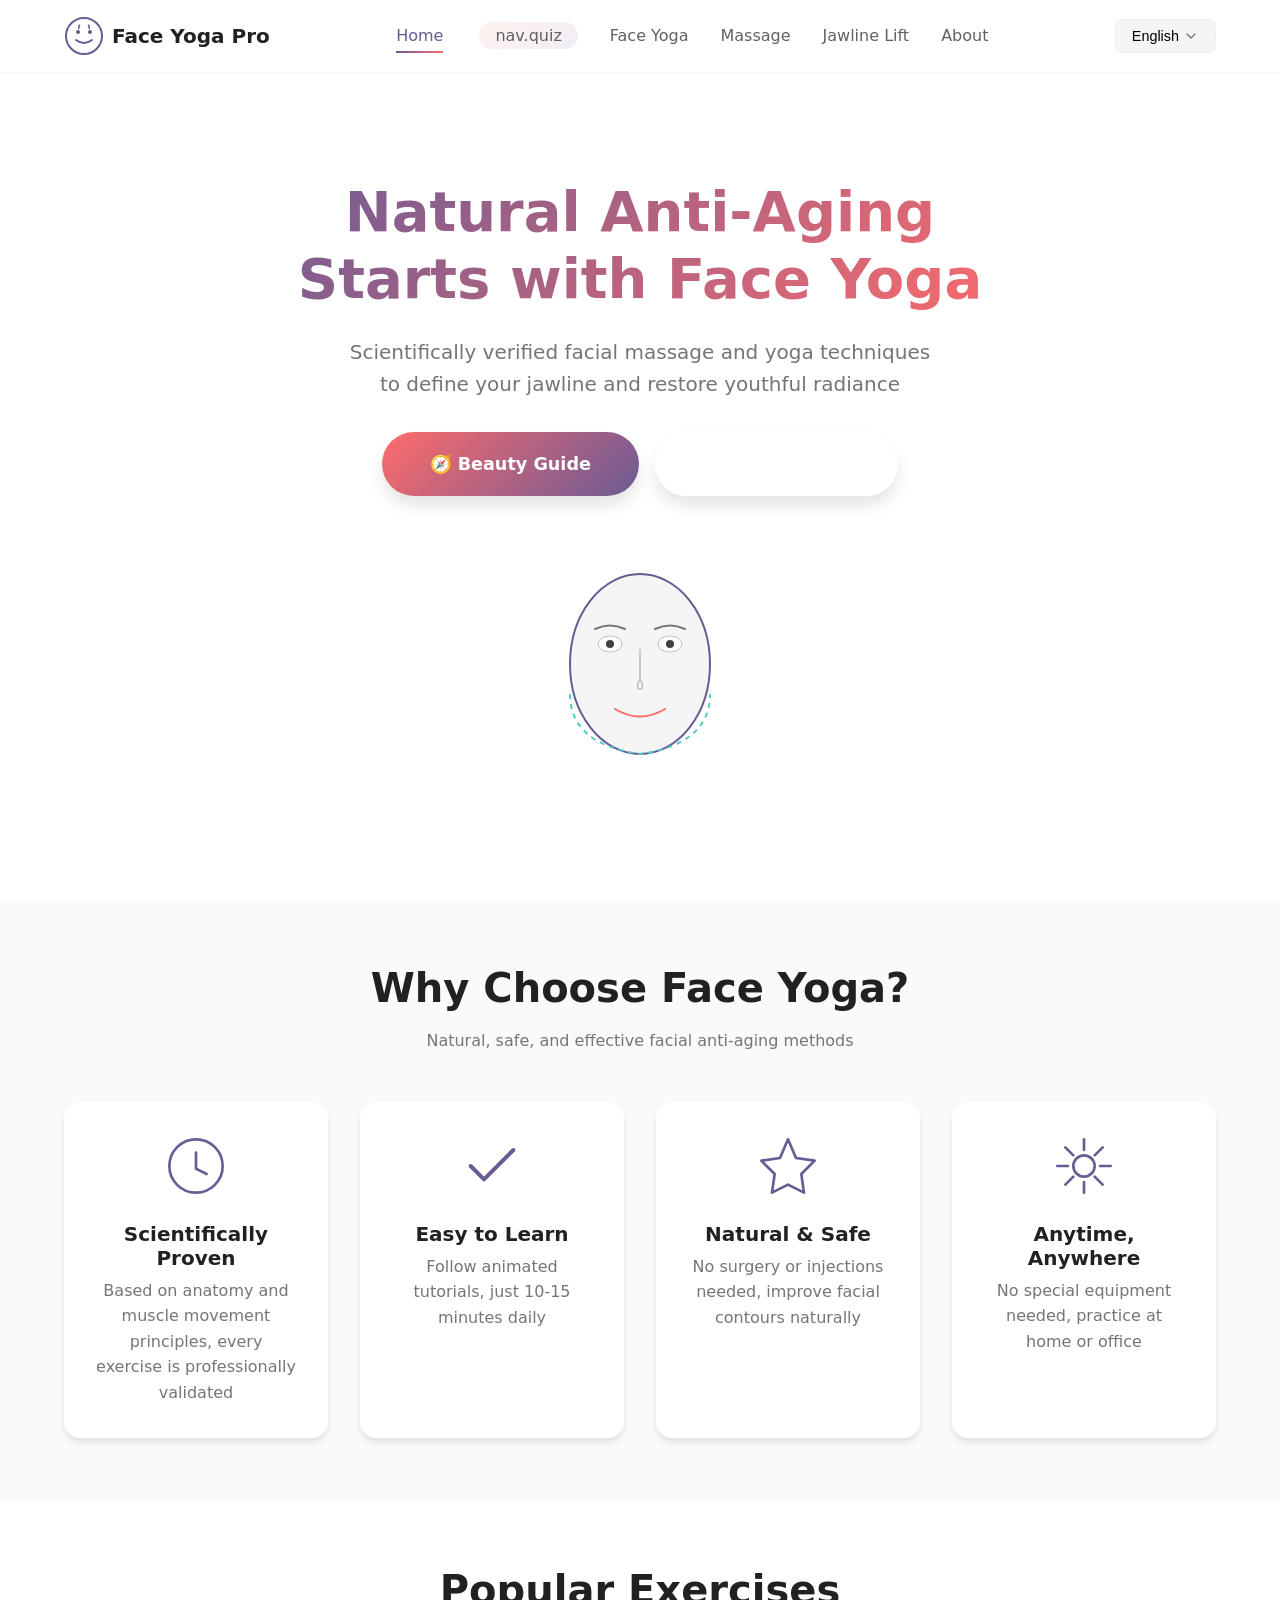
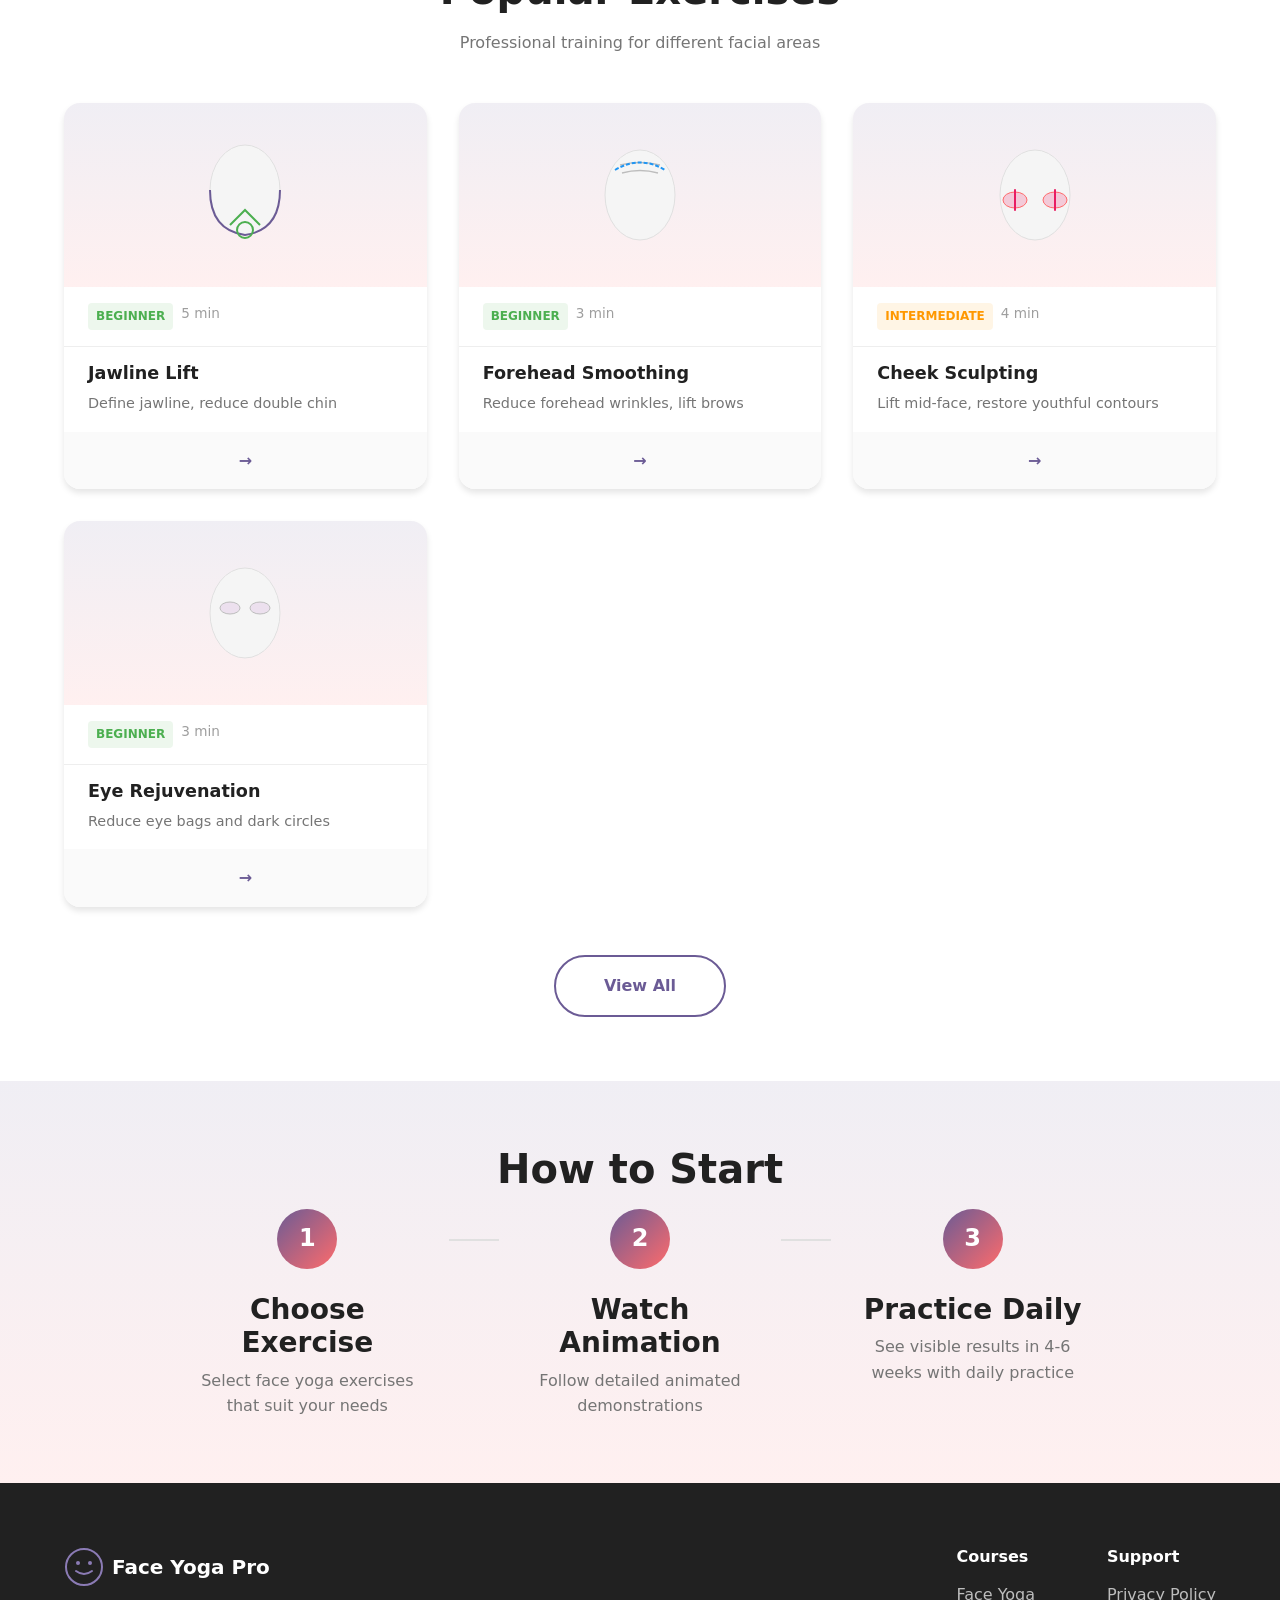
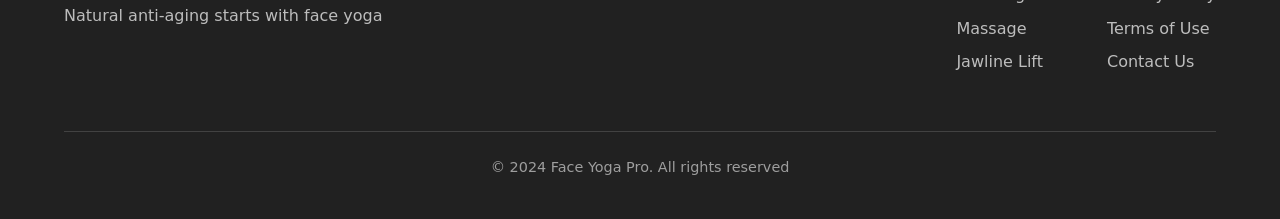
<file: index.html>
<!DOCTYPE html>
<html lang="zh" dir="ltr">
<head>
    <meta charset="UTF-8">
    <meta name="viewport" content="width=device-width, initial-scale=1.0">
    
    <!-- Primary Meta Tags -->
    <title>Face Yoga Pro - 自然抗衰老，从脸部瑜伽开始 | 科学验证的脸部按摩教程</title>
    <meta name="title" content="Face Yoga Pro - 自然抗衰老，从脸部瑜伽开始 | 科学验证的脸部按摩教程">
    <meta name="description" content="脸部瑜伽和按摩教学平台 - 科学验证的面部抗衰老方法，提升下颌线，消除双下巴，焕发年轻光彩。提供SVG动画教学演示，支持11种语言。免费学习面部瑜伽技巧！">
    <meta name="keywords" content="脸部瑜伽,面部按摩,下颌线提升,抗衰老,脸部运动,面部瑜伽教程,face yoga,facial massage,jawline,双下巴,面部轮廓">
    <meta name="author" content="Face Yoga Pro">
    <meta name="robots" content="index, follow, max-snippet:-1, max-image-preview:large, max-video-preview:-1">
    <meta name="googlebot" content="index, follow">
    <meta name="bingbot" content="index, follow">
    
    <!-- Performance & Security -->
    <meta http-equiv="X-UA-Compatible" content="IE=edge">
    <meta name="theme-color" content="#6B5B95">
    <meta name="msapplication-TileColor" content="#6B5B95">
    <meta name="apple-mobile-web-app-capable" content="yes">
    <meta name="apple-mobile-web-app-status-bar-style" content="default">
    <meta name="apple-mobile-web-app-title" content="Face Yoga Pro">
    <meta name="format-detection" content="telephone=no">
    
    <!-- Open Graph / Facebook -->
    <meta property="og:type" content="website">
    <meta property="og:url" content="https://lisani0429.github.io/face-yoga-pro/">
    <meta property="og:title" content="Face Yoga Pro - 自然抗衰老，从脸部瑜伽开始">
    <meta property="og:description" content="科学验证的脸部按摩与瑜伽技巧，帮助您提升下颌线，焕发年轻光彩。免费学习面部瑜伽！">
    <meta property="og:image" content="https://lisani0429.github.io/face-yoga-pro/assets/og-image.png">
    <meta property="og:image:width" content="1200">
    <meta property="og:image:height" content="630">
    <meta property="og:site_name" content="Face Yoga Pro">
    <meta property="og:locale" content="zh_CN">
    <meta property="og:locale:alternate" content="en_US">
    <meta property="og:locale:alternate" content="ja_JP">
    <meta property="og:locale:alternate" content="ko_KR">
    <meta property="og:locale:alternate" content="es_ES">
    <meta property="og:locale:alternate" content="fr_FR">
    <meta property="og:locale:alternate" content="de_DE">
    
    <!-- Twitter -->
    <meta name="twitter:card" content="summary_large_image">
    <meta name="twitter:url" content="https://lisani0429.github.io/face-yoga-pro/">
    <meta name="twitter:title" content="Face Yoga Pro - 自然抗衰老，从脸部瑜伽开始">
    <meta name="twitter:description" content="科学验证的脸部按摩与瑜伽技巧，帮助您提升下颌线，焕发年轻光彩">
    <meta name="twitter:image" content="https://lisani0429.github.io/face-yoga-pro/assets/og-image.png">
    <meta name="twitter:creator" content="@faceyogapro">
    
    <!-- Canonical URL -->
    <link rel="canonical" href="https://lisani0429.github.io/face-yoga-pro/">
    
    <!-- Alternate Languages for SEO -->
    <link rel="alternate" hreflang="zh" href="https://lisani0429.github.io/face-yoga-pro/?lang=zh">
    <link rel="alternate" hreflang="en" href="https://lisani0429.github.io/face-yoga-pro/?lang=en">
    <link rel="alternate" hreflang="ja" href="https://lisani0429.github.io/face-yoga-pro/?lang=ja">
    <link rel="alternate" hreflang="ko" href="https://lisani0429.github.io/face-yoga-pro/?lang=ko">
    <link rel="alternate" hreflang="es" href="https://lisani0429.github.io/face-yoga-pro/?lang=es">
    <link rel="alternate" hreflang="fr" href="https://lisani0429.github.io/face-yoga-pro/?lang=fr">
    <link rel="alternate" hreflang="de" href="https://lisani0429.github.io/face-yoga-pro/?lang=de">
    <link rel="alternate" hreflang="pt" href="https://lisani0429.github.io/face-yoga-pro/?lang=pt">
    <link rel="alternate" hreflang="ru" href="https://lisani0429.github.io/face-yoga-pro/?lang=ru">
    <link rel="alternate" hreflang="ar" href="https://lisani0429.github.io/face-yoga-pro/?lang=ar">
    <link rel="alternate" hreflang="hi" href="https://lisani0429.github.io/face-yoga-pro/?lang=hi">
    <link rel="alternate" hreflang="x-default" href="https://lisani0429.github.io/face-yoga-pro/">
    
    <!-- Preconnect for Performance -->
    <link rel="preconnect" href="https://fonts.googleapis.com" crossorigin>
    <link rel="dns-prefetch" href="https://fonts.googleapis.com">
    <link rel="preconnect" href="https://fonts.gstatic.com" crossorigin>
    
    <!-- Favicon -->
    <link rel="icon" type="image/svg+xml" href="assets/favicon.svg">
    <link rel="apple-touch-icon" href="assets/favicon.svg">
    <link rel="mask-icon" href="assets/favicon.svg" color="#6B5B95">
    
    <!-- Web App Manifest -->
    <link rel="manifest" href="manifest.json">
    
    <!-- Styles -->
    <link rel="stylesheet" href="css/style.css">
    
    <!-- Preload Critical Resources -->
    <link rel="preload" href="js/i18n.js" as="script">
    <link rel="preload" href="js/main.js" as="script">
    
    <!-- Structured Data: WebSite -->
    <script type="application/ld+json">
    {
        "@context": "https://schema.org",
        "@type": "WebSite",
        "@id": "https://lisani0429.github.io/face-yoga-pro/#website",
        "name": "Face Yoga Pro",
        "url": "https://lisani0429.github.io/face-yoga-pro/",
        "description": "脸部瑜伽和按摩教学平台 - 科学验证的面部抗衰老方法",
        "potentialAction": {
            "@type": "SearchAction",
            "target": "https://lisani0429.github.io/face-yoga-pro/search?q={search_term_string}",
            "query-input": "required name=search_term_string"
        },
        "inLanguage": ["zh", "en", "ja", "ko", "es", "fr", "de", "pt", "ru", "ar", "hi"],
        "publisher": {
            "@id": "https://lisani0429.github.io/face-yoga-pro/#organization"
        }
    }
    </script>
    
    <!-- Structured Data: Organization -->
    <script type="application/ld+json">
    {
        "@context": "https://schema.org",
        "@type": "Organization",
        "@id": "https://lisani0429.github.io/face-yoga-pro/#organization",
        "name": "Face Yoga Pro",
        "url": "https://lisani0429.github.io/face-yoga-pro/",
        "logo": {
            "@type": "ImageObject",
            "url": "https://lisani0429.github.io/face-yoga-pro/assets/favicon.svg",
            "width": 512,
            "height": 512
        },
        "sameAs": [
            "https://github.com/LisaNi0429/face-yoga-pro"
        ],
        "description": "科学验证的脸部瑜伽和按摩教学平台"
    }
    </script>
    
    <!-- Structured Data: Course -->
    <script type="application/ld+json">
    {
        "@context": "https://schema.org",
        "@type": "Course",
        "@id": "https://lisani0429.github.io/face-yoga-pro/#course",
        "name": "脸部瑜伽入门课程",
        "description": "学习科学验证的脸部瑜伽技巧，提升下颌线，自然抗衰老",
        "provider": {
            "@id": "https://lisani0429.github.io/face-yoga-pro/#organization"
        },
        "educationalLevel": "Beginner",
        "isAccessibleForFree": true,
        "inLanguage": ["zh", "en", "ja", "ko"],
        "hasCourseInstance": {
            "@type": "CourseInstance",
            "courseMode": "online",
            "courseWorkload": "P10M"
        },
        "teaches": [
            "脸部瑜伽技巧",
            "面部按摩手法",
            "下颌线提升方法",
            "抗衰老面部运动"
        ]
    }
    </script>
    
    <!-- Structured Data: FAQPage -->
    <script type="application/ld+json">
    {
        "@context": "https://schema.org",
        "@type": "FAQPage",
        "mainEntity": [
            {
                "@type": "Question",
                "name": "什么是脸部瑜伽？",
                "acceptedAnswer": {
                    "@type": "Answer",
                    "text": "脸部瑜伽是一种通过特定的面部运动和按摩技巧来锻炼面部肌肉、促进血液循环、减少皱纹的自然抗衰老方法。"
                }
            },
            {
                "@type": "Question",
                "name": "脸部瑜伽多久能看到效果？",
                "acceptedAnswer": {
                    "@type": "Answer",
                    "text": "大多数人坚持练习2-4周可以看到初步效果，6-8周效果更明显。建议每天练习10-15分钟。"
                }
            },
            {
                "@type": "Question",
                "name": "脸部瑜伽适合所有人吗？",
                "acceptedAnswer": {
                    "@type": "Answer",
                    "text": "脸部瑜伽适合大多数人群，但如果有严重的皮肤问题或刚做完面部手术，建议先咨询医生。"
                }
            }
        ]
    }
    </script>
    
    <!-- Structured Data: HowTo (Jawline Exercise) -->
    <script type="application/ld+json">
    {
        "@context": "https://schema.org",
        "@type": "HowTo",
        "name": "下颌线提升练习",
        "description": "通过简单的面部运动来提升下颌线，消除双下巴",
        "image": "https://lisani0429.github.io/face-yoga-pro/assets/jawline-exercise.svg",
        "totalTime": "PT10M",
        "supply": ["按摩油（可选）"],
        "tool": ["手指"],
        "step": [
            {
                "@type": "HowToStep",
                "name": "颈部拉伸",
                "text": "左右转动头部各10次，前后点头各10次，放松颈部肌肉",
                "url": "https://lisani0429.github.io/face-yoga-pro/jawline.html#step1"
            },
            {
                "@type": "HowToStep",
                "name": "下巴上扬",
                "text": "抬头看天花板，下巴尽量向上，保持10秒，重复10次",
                "url": "https://lisani0429.github.io/face-yoga-pro/jawline.html#step2"
            },
            {
                "@type": "HowToStep",
                "name": "嘴唇嘟起",
                "text": "嘟起嘴唇，感受下颌肌肉收缩，保持5秒，重复15次",
                "url": "https://lisani0429.github.io/face-yoga-pro/jawline.html#step3"
            }
        ]
    }
    </script>
</head>
<body>
    <!-- Navigation -->
    <nav class="navbar" role="navigation" aria-label="Main navigation">
        <div class="nav-container">
            <a href="index.html" class="logo" aria-label="Face Yoga Pro Home">
                <svg class="logo-icon" viewBox="0 0 40 40" aria-hidden="true">
                    <circle cx="20" cy="20" r="18" fill="none" stroke="currentColor" stroke-width="2"/>
                    <path d="M12 24 Q20 30 28 24" fill="none" stroke="currentColor" stroke-width="2" stroke-linecap="round"/>
                    <circle cx="14" cy="16" r="2" fill="currentColor"/>
                    <circle cx="26" cy="16" r="2" fill="currentColor"/>
                    <path d="M15 13 Q14 10 16 9" fill="none" stroke="currentColor" stroke-width="1.5"/>
                    <path d="M25 13 Q26 10 24 9" fill="none" stroke="currentColor" stroke-width="1.5"/>
                </svg>
                <span class="logo-text">Face Yoga Pro</span>
            </a>
            
            <button class="mobile-menu-btn" aria-label="Toggle menu" aria-expanded="false">
                <span class="hamburger"></span>
            </button>
            
            <ul class="nav-links" role="menubar">
                <li role="none"><a href="index.html" class="nav-link active" data-i18n="nav.home" role="menuitem">首页</a></li>
                <li role="none"><a href="quiz.html" class="nav-link quiz-nav-link" data-i18n="nav.quiz" role="menuitem">🧭 美丽导航</a></li>
                <li role="none"><a href="exercises.html" class="nav-link" data-i18n="nav.exercises" role="menuitem">脸部瑜伽</a></li>
                <li role="none"><a href="massage.html" class="nav-link" data-i18n="nav.massage" role="menuitem">按摩手法</a></li>
                <li role="none"><a href="jawline.html" class="nav-link" data-i18n="nav.jawline" role="menuitem">下颌线提升</a></li>
                <li role="none"><a href="about.html" class="nav-link" data-i18n="nav.about" role="menuitem">关于我们</a></li>
            </ul>
            
            <!-- Language Selector -->
            <div class="lang-selector" role="listbox" aria-label="Select language">
                <button class="lang-btn" aria-haspopup="listbox" aria-expanded="false">
                    <span class="current-lang">中文</span>
                    <svg class="chevron" viewBox="0 0 24 24" aria-hidden="true"><path d="M6 9l6 6 6-6"/></svg>
                </button>
                <ul class="lang-dropdown" role="listbox">
                    <li role="option" data-lang="zh" aria-selected="true">中文</li>
                    <li role="option" data-lang="en">English</li>
                    <li role="option" data-lang="ja">日本語</li>
                    <li role="option" data-lang="ko">한국어</li>
                    <li role="option" data-lang="es">Español</li>
                    <li role="option" data-lang="fr">Français</li>
                    <li role="option" data-lang="de">Deutsch</li>
                    <li role="option" data-lang="pt">Português</li>
                    <li role="option" data-lang="ru">Русский</li>
                    <li role="option" data-lang="ar">العربية</li>
                    <li role="option" data-lang="hi">हिन्दी</li>
                </ul>
            </div>
        </div>
    </nav>

    <!-- Hero Section -->
    <header class="hero" role="banner">
        <div class="hero-bg">
            <div class="hero-gradient"></div>
            <div class="hero-particles" aria-hidden="true"></div>
        </div>
        <div class="hero-content">
            <h1 class="hero-title" data-i18n="hero.title">自然抗衰老，从脸部瑜伽开始</h1>
            <p class="hero-subtitle" data-i18n="hero.subtitle">科学验证的脸部按摩与瑜伽技巧，帮助您提升下颌线，焕发年轻光彩</p>
            <div class="hero-cta-group">
                <a href="quiz.html" class="cta-btn cta-primary" data-i18n="hero.quizCta">🧭 美丽导航</a>
                <a href="exercises.html" class="cta-btn cta-secondary" data-i18n="hero.cta">开始学习</a>
            </div>
            
            <!-- Hero Animation -->
            <div class="hero-animation" aria-hidden="true">
                <svg class="face-svg" viewBox="0 0 200 250">
                    <!-- Face outline -->
                    <ellipse cx="100" cy="120" rx="70" ry="90" class="face-outline"/>
                    <!-- Eyes -->
                    <ellipse cx="70" cy="100" rx="12" ry="8" class="eye-left"/>
                    <ellipse cx="130" cy="100" rx="12" ry="8" class="eye-right"/>
                    <circle cx="70" cy="100" r="4" class="pupil-left"/>
                    <circle cx="130" cy="100" r="4" class="pupil-right"/>
                    <!-- Eyebrows -->
                    <path d="M55 85 Q70 78 85 85" class="eyebrow eyebrow-left"/>
                    <path d="M115 85 Q130 78 145 85" class="eyebrow eyebrow-right"/>
                    <!-- Nose -->
                    <path d="M100 105 L100 135 Q95 145 100 145 Q105 145 100 135" class="nose"/>
                    <!-- Mouth -->
                    <path d="M75 165 Q100 180 125 165" class="mouth"/>
                    <!-- Jawline highlight -->
                    <path d="M30 150 Q30 200 100 210 Q170 200 170 150" class="jawline-highlight"/>
                    <!-- Massage circles animation -->
                    <circle class="massage-circle mc1" cx="45" cy="140" r="15"/>
                    <circle class="massage-circle mc2" cx="155" cy="140" r="15"/>
                    <circle class="massage-circle mc3" cx="100" cy="200" r="12"/>
                </svg>
            </div>
        </div>
    </header>

    <!-- Features Section -->
    <section class="features" id="features" aria-labelledby="features-title">
        <div class="container">
            <h2 id="features-title" class="section-title" data-i18n="features.title">为什么选择脸部瑜伽？</h2>
            <p class="section-subtitle" data-i18n="features.subtitle">自然、安全、有效的面部抗衰老方法</p>
            
            <div class="features-grid">
                <article class="feature-card">
                    <div class="feature-icon" aria-hidden="true">
                        <svg viewBox="0 0 48 48">
                            <circle cx="24" cy="24" r="20" fill="none" stroke="currentColor" stroke-width="2"/>
                            <path d="M24 14 L24 26 L32 30" fill="none" stroke="currentColor" stroke-width="2" stroke-linecap="round"/>
                        </svg>
                    </div>
                    <h3 class="feature-title" data-i18n="features.feature1.title">科学验证</h3>
                    <p class="feature-desc" data-i18n="features.feature1.desc">基于解剖学和肌肉运动原理，每个动作都经过专业验证</p>
                </article>
                
                <article class="feature-card">
                    <div class="feature-icon" aria-hidden="true">
                        <svg viewBox="0 0 48 48">
                            <path d="M8 24 L18 34 L40 12" fill="none" stroke="currentColor" stroke-width="3" stroke-linecap="round" stroke-linejoin="round"/>
                        </svg>
                    </div>
                    <h3 class="feature-title" data-i18n="features.feature2.title">简单易学</h3>
                    <p class="feature-desc" data-i18n="features.feature2.desc">跟随动画教学，每天只需10-15分钟即可完成练习</p>
                </article>
                
                <article class="feature-card">
                    <div class="feature-icon" aria-hidden="true">
                        <svg viewBox="0 0 48 48">
                            <path d="M24 4 L30 18 L44 20 L34 30 L36 44 L24 38 L12 44 L14 30 L4 20 L18 18 Z" fill="none" stroke="currentColor" stroke-width="2" stroke-linejoin="round"/>
                        </svg>
                    </div>
                    <h3 class="feature-title" data-i18n="features.feature3.title">自然安全</h3>
                    <p class="feature-desc" data-i18n="features.feature3.desc">无需手术或注射，通过自然方式改善面部轮廓</p>
                </article>
                
                <article class="feature-card">
                    <div class="feature-icon" aria-hidden="true">
                        <svg viewBox="0 0 48 48">
                            <circle cx="24" cy="24" r="8" fill="none" stroke="currentColor" stroke-width="2"/>
                            <path d="M24 4 V12 M24 36 V44 M4 24 H12 M36 24 H44" stroke="currentColor" stroke-width="2" stroke-linecap="round"/>
                            <path d="M10 10 L16 16 M32 32 L38 38 M38 10 L32 16 M16 32 L10 38" stroke="currentColor" stroke-width="2" stroke-linecap="round"/>
                        </svg>
                    </div>
                    <h3 class="feature-title" data-i18n="features.feature4.title">随时随地</h3>
                    <p class="feature-desc" data-i18n="features.feature4.desc">无需特殊设备，在家、办公室都能轻松练习</p>
                </article>
            </div>
        </div>
    </section>

    <!-- Popular Exercises Section -->
    <section class="exercises-section" id="exercises" aria-labelledby="exercises-title">
        <div class="container">
            <h2 id="exercises-title" class="section-title" data-i18n="exercises.title">热门练习</h2>
            <p class="section-subtitle" data-i18n="exercises.subtitle">针对不同面部区域的专业训练</p>
            
            <div class="exercises-grid">
                <article class="exercise-card">
                    <div class="exercise-animation">
                        <svg class="exercise-svg jawline-exercise" viewBox="0 0 120 120" aria-label="下颌线提升动画演示">
                            <!-- Face -->
                            <ellipse cx="60" cy="55" rx="35" ry="45" class="face-base"/>
                            <!-- Jawline with animation -->
                            <path class="jaw-path" d="M25 55 Q25 95 60 100 Q95 95 95 55"/>
                            <!-- Arrow indicator -->
                            <path class="lift-arrow" d="M45 90 L60 75 L75 90" fill="none" stroke="#4CAF50" stroke-width="2"/>
                            <!-- Pulsing circles -->
                            <circle class="pulse-circle" cx="60" cy="95" r="8"/>
                        </svg>
                    </div>
                    <div class="exercise-info">
                        <span class="exercise-level beginner" data-i18n="exercises.exercise1.level">初级</span>
                        <span class="exercise-duration" data-i18n="exercises.exercise1.duration">5分钟</span>
                    </div>
                    <h3 class="exercise-name" data-i18n="exercises.exercise1.name">下颌线提升</h3>
                    <p class="exercise-desc" data-i18n="exercises.exercise1.desc">紧致下颌线条，消除双下巴</p>
                    <a href="jawline.html" class="exercise-link" aria-label="学习下颌线提升">→</a>
                </article>
                
                <article class="exercise-card">
                    <div class="exercise-animation">
                        <svg class="exercise-svg forehead-exercise" viewBox="0 0 120 120" aria-label="额头抚平动画演示">
                            <ellipse cx="60" cy="60" rx="35" ry="45" class="face-base"/>
                            <!-- Forehead lines -->
                            <path class="forehead-line fl1" d="M40 30 Q60 25 80 30"/>
                            <path class="forehead-line fl2" d="M42 38 Q60 33 78 38"/>
                            <!-- Smoothing motion -->
                            <path class="smooth-motion" d="M35 35 Q60 20 85 35" fill="none" stroke="#2196F3" stroke-width="2" stroke-dasharray="4,2"/>
                        </svg>
                    </div>
                    <div class="exercise-info">
                        <span class="exercise-level beginner" data-i18n="exercises.exercise2.level">初级</span>
                        <span class="exercise-duration" data-i18n="exercises.exercise2.duration">3分钟</span>
                    </div>
                    <h3 class="exercise-name" data-i18n="exercises.exercise2.name">额头抚平</h3>
                    <p class="exercise-desc" data-i18n="exercises.exercise2.desc">减少额头皱纹，提升眉眼</p>
                    <a href="exercises.html#forehead" class="exercise-link" aria-label="学习额头抚平">→</a>
                </article>
                
                <article class="exercise-card">
                    <div class="exercise-animation">
                        <svg class="exercise-svg cheek-exercise" viewBox="0 0 120 120" aria-label="苹果肌塑形动画演示">
                            <ellipse cx="60" cy="60" rx="35" ry="45" class="face-base"/>
                            <!-- Cheek highlights -->
                            <ellipse class="cheek-left" cx="40" cy="65" rx="12" ry="8"/>
                            <ellipse class="cheek-right" cx="80" cy="65" rx="12" ry="8"/>
                            <!-- Lift arrows -->
                            <path class="cheek-lift cl1" d="M40 75 L40 55" stroke="#E91E63" stroke-width="2"/>
                            <path class="cheek-lift cl2" d="M80 75 L80 55" stroke="#E91E63" stroke-width="2"/>
                        </svg>
                    </div>
                    <div class="exercise-info">
                        <span class="exercise-level intermediate" data-i18n="exercises.exercise3.level">中级</span>
                        <span class="exercise-duration" data-i18n="exercises.exercise3.duration">4分钟</span>
                    </div>
                    <h3 class="exercise-name" data-i18n="exercises.exercise3.name">苹果肌塑形</h3>
                    <p class="exercise-desc" data-i18n="exercises.exercise3.desc">提升面部中部，恢复年轻轮廓</p>
                    <a href="exercises.html#cheeks" class="exercise-link" aria-label="学习苹果肌塑形">→</a>
                </article>
                
                <article class="exercise-card">
                    <div class="exercise-animation">
                        <svg class="exercise-svg eye-exercise" viewBox="0 0 120 120" aria-label="眼部舒缓动画演示">
                            <ellipse cx="60" cy="60" rx="35" ry="45" class="face-base"/>
                            <!-- Eyes -->
                            <ellipse class="eye-socket es-left" cx="45" cy="55" rx="10" ry="6"/>
                            <ellipse class="eye-socket es-right" cx="75" cy="55" rx="10" ry="6"/>
                            <!-- Cooling circles -->
                            <circle class="cool-circle cc1" cx="45" cy="55" r="14"/>
                            <circle class="cool-circle cc2" cx="75" cy="55" r="14"/>
                        </svg>
                    </div>
                    <div class="exercise-info">
                        <span class="exercise-level beginner" data-i18n="exercises.exercise4.level">初级</span>
                        <span class="exercise-duration" data-i18n="exercises.exercise4.duration">3分钟</span>
                    </div>
                    <h3 class="exercise-name" data-i18n="exercises.exercise4.name">眼部舒缓</h3>
                    <p class="exercise-desc" data-i18n="exercises.exercise4.desc">消除眼袋和黑眼圈</p>
                    <a href="exercises.html#eyes" class="exercise-link" aria-label="学习眼部舒缓">→</a>
                </article>
            </div>
            
            <div class="view-all-container">
                <a href="exercises.html" class="view-all-btn" data-i18n="exercises.viewAll">查看全部</a>
            </div>
        </div>
    </section>

    <!-- How to Start Section -->
    <section class="how-to-start" id="how-to-start" aria-labelledby="steps-title">
        <div class="container">
            <h2 id="steps-title" class="section-title" data-i18n="steps.title">如何开始</h2>
            
            <div class="steps-container">
                <div class="step">
                    <div class="step-number">1</div>
                    <div class="step-content">
                        <h3 class="step-title" data-i18n="steps.step1.title">选择练习</h3>
                        <p class="step-desc" data-i18n="steps.step1.desc">根据您的需求选择适合的脸部瑜伽动作</p>
                    </div>
                </div>
                
                <div class="step-connector" aria-hidden="true"></div>
                
                <div class="step">
                    <div class="step-number">2</div>
                    <div class="step-content">
                        <h3 class="step-title" data-i18n="steps.step2.title">观看动画</h3>
                        <p class="step-desc" data-i18n="steps.step2.desc">跟随详细的动画演示学习正确动作</p>
                    </div>
                </div>
                
                <div class="step-connector" aria-hidden="true"></div>
                
                <div class="step">
                    <div class="step-number">3</div>
                    <div class="step-content">
                        <h3 class="step-title" data-i18n="steps.step3.title">坚持练习</h3>
                        <p class="step-desc" data-i18n="steps.step3.desc">每天练习，4-6周即可看到明显效果</p>
                    </div>
                </div>
            </div>
        </div>
    </section>

    <!-- Footer -->
    <footer class="footer" role="contentinfo">
        <div class="container">
            <div class="footer-content">
                <div class="footer-brand">
                    <a href="index.html" class="footer-logo">
                        <svg class="logo-icon" viewBox="0 0 40 40" aria-hidden="true">
                            <circle cx="20" cy="20" r="18" fill="none" stroke="currentColor" stroke-width="2"/>
                            <path d="M12 24 Q20 30 28 24" fill="none" stroke="currentColor" stroke-width="2" stroke-linecap="round"/>
                            <circle cx="14" cy="16" r="2" fill="currentColor"/>
                            <circle cx="26" cy="16" r="2" fill="currentColor"/>
                        </svg>
                        <span>Face Yoga Pro</span>
                    </a>
                    <p class="footer-tagline" data-i18n="footer.tagline">自然抗衰老，从脸部瑜伽开始</p>
                </div>
                
                <div class="footer-links">
                    <div class="footer-column">
                        <h4 data-i18n="footer.courses">课程</h4>
                        <ul>
                            <li><a href="exercises.html" data-i18n="nav.exercises">脸部瑜伽</a></li>
                            <li><a href="massage.html" data-i18n="nav.massage">按摩手法</a></li>
                            <li><a href="jawline.html" data-i18n="nav.jawline">下颌线提升</a></li>
                        </ul>
                    </div>
                    <div class="footer-column">
                        <h4 data-i18n="footer.support">支持</h4>
                        <ul>
                            <li><a href="#" data-i18n="footer.privacy">隐私政策</a></li>
                            <li><a href="#" data-i18n="footer.terms">使用条款</a></li>
                            <li><a href="#" data-i18n="footer.contact">联系我们</a></li>
                        </ul>
                    </div>
                </div>
            </div>
            
            <div class="footer-bottom">
                <p>&copy; 2024 Face Yoga Pro. <span data-i18n="footer.rights">保留所有权利</span></p>
            </div>
        </div>
    </footer>

    <!-- Scripts -->
    <script src="js/i18n.js"></script>
    <script src="js/main.js"></script>
</body>
</html>
</file>
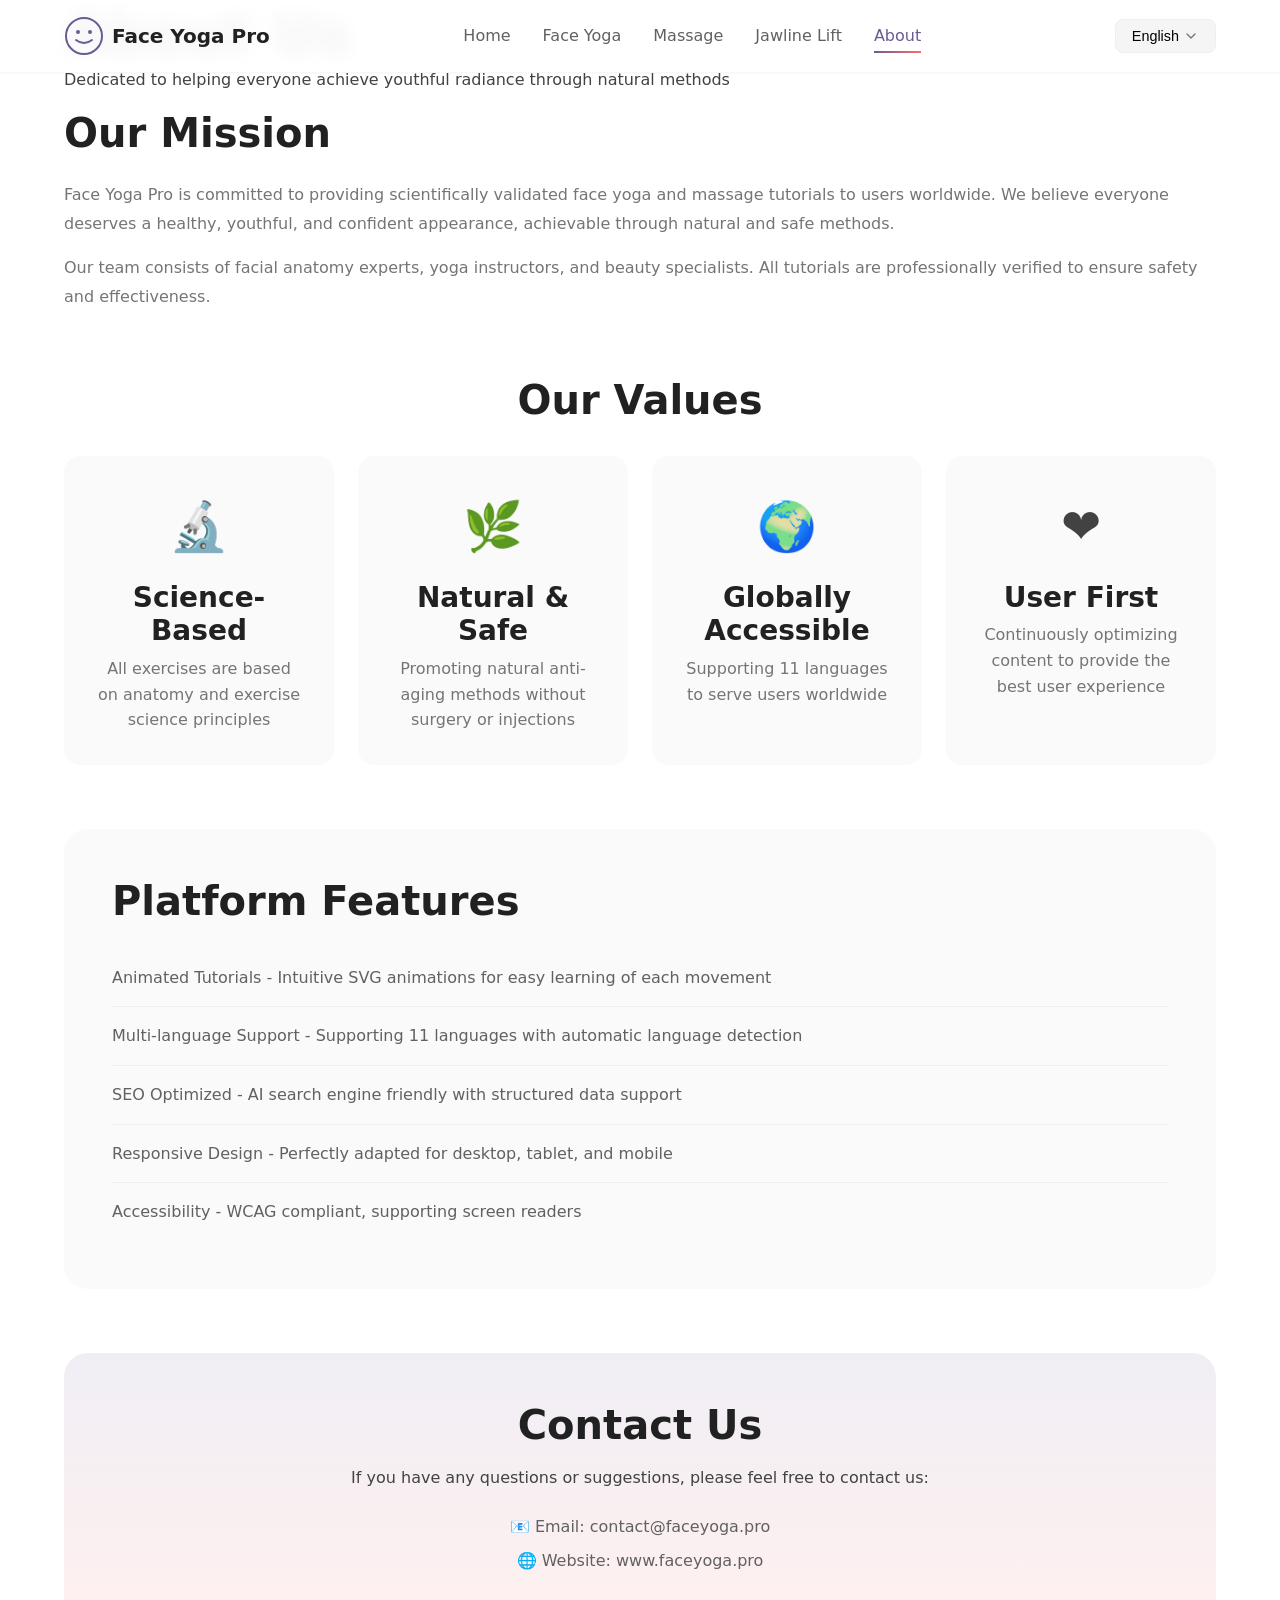
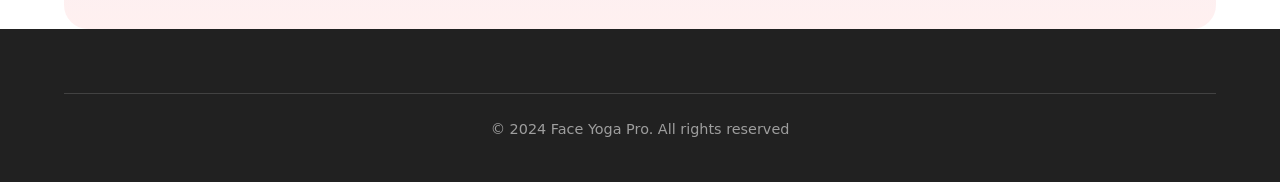
<file: about.html>
<!DOCTYPE html>
<html lang="zh" dir="ltr">
<head>
    <meta charset="UTF-8">
    <meta name="viewport" content="width=device-width, initial-scale=1.0">
    <meta name="description" content="关于Face Yoga Pro - 我们致力于提供科学验证的脸部瑜伽和按摩教程，帮助您自然抗衰老">
    <title data-i18n="page.about.title">关于我们 - Face Yoga Pro</title>
    
    <link rel="canonical" href="https://faceyoga.pro/about.html">
    <link rel="alternate" hreflang="zh" href="https://faceyoga.pro/about.html?lang=zh">
    <link rel="alternate" hreflang="en" href="https://faceyoga.pro/about.html?lang=en">
    <link rel="alternate" hreflang="ja" href="https://faceyoga.pro/about.html?lang=ja">
    <link rel="alternate" hreflang="ko" href="https://faceyoga.pro/about.html?lang=ko">
    <link rel="stylesheet" href="css/style.css">
    
    <script type="application/ld+json">
    {
        "@context": "https://schema.org",
        "@type": "AboutPage",
        "mainEntity": {
            "@type": "Organization",
            "name": "Face Yoga Pro",
            "description": "脸部瑜伽和按摩教学平台",
            "url": "https://faceyoga.pro"
        }
    }
    </script>
</head>
<body>
    <!-- Navigation -->
    <nav class="navbar" role="navigation" aria-label="Main navigation">
        <div class="nav-container">
            <a href="index.html" class="logo" aria-label="Face Yoga Pro Home">
                <svg class="logo-icon" viewBox="0 0 40 40" aria-hidden="true">
                    <circle cx="20" cy="20" r="18" fill="none" stroke="currentColor" stroke-width="2"/>
                    <path d="M12 24 Q20 30 28 24" fill="none" stroke="currentColor" stroke-width="2" stroke-linecap="round"/>
                    <circle cx="14" cy="16" r="2" fill="currentColor"/>
                    <circle cx="26" cy="16" r="2" fill="currentColor"/>
                </svg>
                <span class="logo-text">Face Yoga Pro</span>
            </a>
            
            <button class="mobile-menu-btn" aria-label="Toggle menu" aria-expanded="false">
                <span class="hamburger"></span>
            </button>
            
            <ul class="nav-links" role="menubar">
                <li role="none"><a href="index.html" class="nav-link" data-i18n="nav.home" role="menuitem">首页</a></li>
                <li role="none"><a href="exercises.html" class="nav-link" data-i18n="nav.exercises" role="menuitem">脸部瑜伽</a></li>
                <li role="none"><a href="massage.html" class="nav-link" data-i18n="nav.massage" role="menuitem">按摩手法</a></li>
                <li role="none"><a href="jawline.html" class="nav-link" data-i18n="nav.jawline" role="menuitem">下颌线提升</a></li>
                <li role="none"><a href="about.html" class="nav-link active" data-i18n="nav.about" role="menuitem">关于我们</a></li>
            </ul>
            
            <div class="lang-selector" role="listbox" aria-label="Select language">
                <button class="lang-btn" aria-haspopup="listbox" aria-expanded="false">
                    <span class="current-lang">中文</span>
                    <svg class="chevron" viewBox="0 0 24 24" aria-hidden="true"><path d="M6 9l6 6 6-6"/></svg>
                </button>
                <ul class="lang-dropdown" role="listbox">
                    <li role="option" data-lang="zh" aria-selected="true">中文</li>
                    <li role="option" data-lang="en">English</li>
                    <li role="option" data-lang="ja">日本語</li>
                    <li role="option" data-lang="ko">한국어</li>
                    <li role="option" data-lang="es">Español</li>
                    <li role="option" data-lang="fr">Français</li>
                    <li role="option" data-lang="de">Deutsch</li>
                    <li role="option" data-lang="pt">Português</li>
                    <li role="option" data-lang="ru">Русский</li>
                    <li role="option" data-lang="ar">العربية</li>
                    <li role="option" data-lang="hi">हिन्दी</li>
                </ul>
            </div>
        </div>
    </nav>

    <!-- Page Header -->
    <header class="page-header">
        <div class="container">
            <h1 class="page-title" data-i18n="page.about.title">关于我们</h1>
            <p class="page-subtitle" data-i18n="page.about.subtitle">致力于帮助每个人通过自然方式焕发年轻光彩</p>
        </div>
    </header>

    <!-- Main Content -->
    <main class="main-content">
        <div class="container">
            
            <!-- Mission Section -->
            <section class="about-section">
                <div class="about-content">
                    <h2 data-i18n="page.about.mission.title">我们的使命</h2>
                    <p data-i18n="page.about.mission.p1">Face Yoga Pro 致力于为全球用户提供科学验证的脸部瑜伽和按摩教程。我们相信，每个人都值得拥有健康、年轻、自信的面容，而这一切可以通过自然、安全的方式实现。</p>
                    <p data-i18n="page.about.mission.p2">我们的团队由面部解剖学专家、瑜伽教练和美容专家组成，所有教程都经过专业验证，确保安全有效。</p>
                </div>
            </section>

            <!-- Values Section -->
            <section class="values-section">
                <h2 data-i18n="page.about.values.title">我们的价值观</h2>
                <div class="values-grid">
                    <div class="value-card">
                        <div class="value-icon">🔬</div>
                        <h3 data-i18n="page.about.values.value1.title">科学为本</h3>
                        <p data-i18n="page.about.values.value1.desc">所有练习都基于解剖学和运动科学原理</p>
                    </div>
                    <div class="value-card">
                        <div class="value-icon">🌿</div>
                        <h3 data-i18n="page.about.values.value2.title">自然安全</h3>
                        <p data-i18n="page.about.values.value2.desc">提倡自然抗衰老方法，无需手术或注射</p>
                    </div>
                    <div class="value-card">
                        <div class="value-icon">🌍</div>
                        <h3 data-i18n="page.about.values.value3.title">全球可及</h3>
                        <p data-i18n="page.about.values.value3.desc">支持11种语言，服务全球用户</p>
                    </div>
                    <div class="value-card">
                        <div class="value-icon">❤️</div>
                        <h3 data-i18n="page.about.values.value4.title">用户至上</h3>
                        <p data-i18n="page.about.values.value4.desc">持续优化内容，提供最佳用户体验</p>
                    </div>
                </div>
            </section>

            <!-- Features Section -->
            <section class="features-about">
                <h2 data-i18n="page.about.features.title">平台特色</h2>
                <ul class="features-list-about">
                    <li data-i18n="page.about.features.f1">
                        <strong>动画教学</strong> - 直观的SVG动画演示，轻松学习每个动作
                    </li>
                    <li data-i18n="page.about.features.f2">
                        <strong>多语言支持</strong> - 支持11种语言，自动检测用户语言偏好
                    </li>
                    <li data-i18n="page.about.features.f3">
                        <strong>SEO优化</strong> - 对AI搜索引擎友好，结构化数据支持
                    </li>
                    <li data-i18n="page.about.features.f4">
                        <strong>响应式设计</strong> - 完美适配桌面、平板和手机
                    </li>
                    <li data-i18n="page.about.features.f5">
                        <strong>无障碍访问</strong> - 符合WCAG标准，支持屏幕阅读器
                    </li>
                </ul>
            </section>

            <!-- Contact Section -->
            <section class="contact-section">
                <h2 data-i18n="page.about.contact.title">联系我们</h2>
                <p data-i18n="page.about.contact.desc">如果您有任何问题或建议，欢迎与我们联系：</p>
                <div class="contact-info">
                    <p data-i18n="page.about.contact.email">📧 Email: contact@faceyoga.pro</p>
                    <p data-i18n="page.about.contact.website">🌐 Website: www.faceyoga.pro</p>
                </div>
            </section>

        </div>
    </main>

    <!-- Footer -->
    <footer class="footer" role="contentinfo">
        <div class="container">
            <div class="footer-bottom">
                <p>&copy; 2024 Face Yoga Pro. <span data-i18n="footer.rights">保留所有权利</span></p>
            </div>
        </div>
    </footer>

    <script src="js/i18n.js"></script>
    <script src="js/main.js"></script>
    <style>
        .about-section {
            margin-bottom: var(--space-3xl);
        }
        .about-content h2 {
            margin-bottom: var(--space-lg);
        }
        .about-content p {
            color: var(--gray-600);
            line-height: 1.8;
        }
        .values-section {
            margin-bottom: var(--space-3xl);
        }
        .values-section h2 {
            text-align: center;
            margin-bottom: var(--space-xl);
        }
        .values-grid {
            display: grid;
            grid-template-columns: repeat(auto-fit, minmax(200px, 1fr));
            gap: var(--space-lg);
        }
        .value-card {
            text-align: center;
            padding: var(--space-xl);
            background: var(--gray-50);
            border-radius: var(--radius-lg);
        }
        .value-icon {
            font-size: 3rem;
            margin-bottom: var(--space-md);
        }
        .value-card h3 {
            margin-bottom: var(--space-sm);
        }
        .value-card p {
            color: var(--gray-600);
            margin: 0;
        }
        .features-about {
            margin-bottom: var(--space-3xl);
            padding: var(--space-2xl);
            background: var(--gray-50);
            border-radius: var(--radius-xl);
        }
        .features-about h2 {
            margin-bottom: var(--space-lg);
        }
        .features-list-about {
            list-style: none;
        }
        .features-list-about li {
            padding: var(--space-md) 0;
            border-bottom: 1px solid var(--gray-200);
            color: var(--gray-700);
        }
        .features-list-about li:last-child {
            border-bottom: none;
        }
        .contact-section {
            text-align: center;
            padding: var(--space-2xl);
            background: var(--gradient-soft);
            border-radius: var(--radius-xl);
        }
        .contact-section h2 {
            margin-bottom: var(--space-md);
        }
        .contact-info {
            margin-top: var(--space-lg);
        }
        .contact-info p {
            margin: var(--space-sm) 0;
            color: var(--gray-700);
        }
    </style>
</body>
</html>
</file>
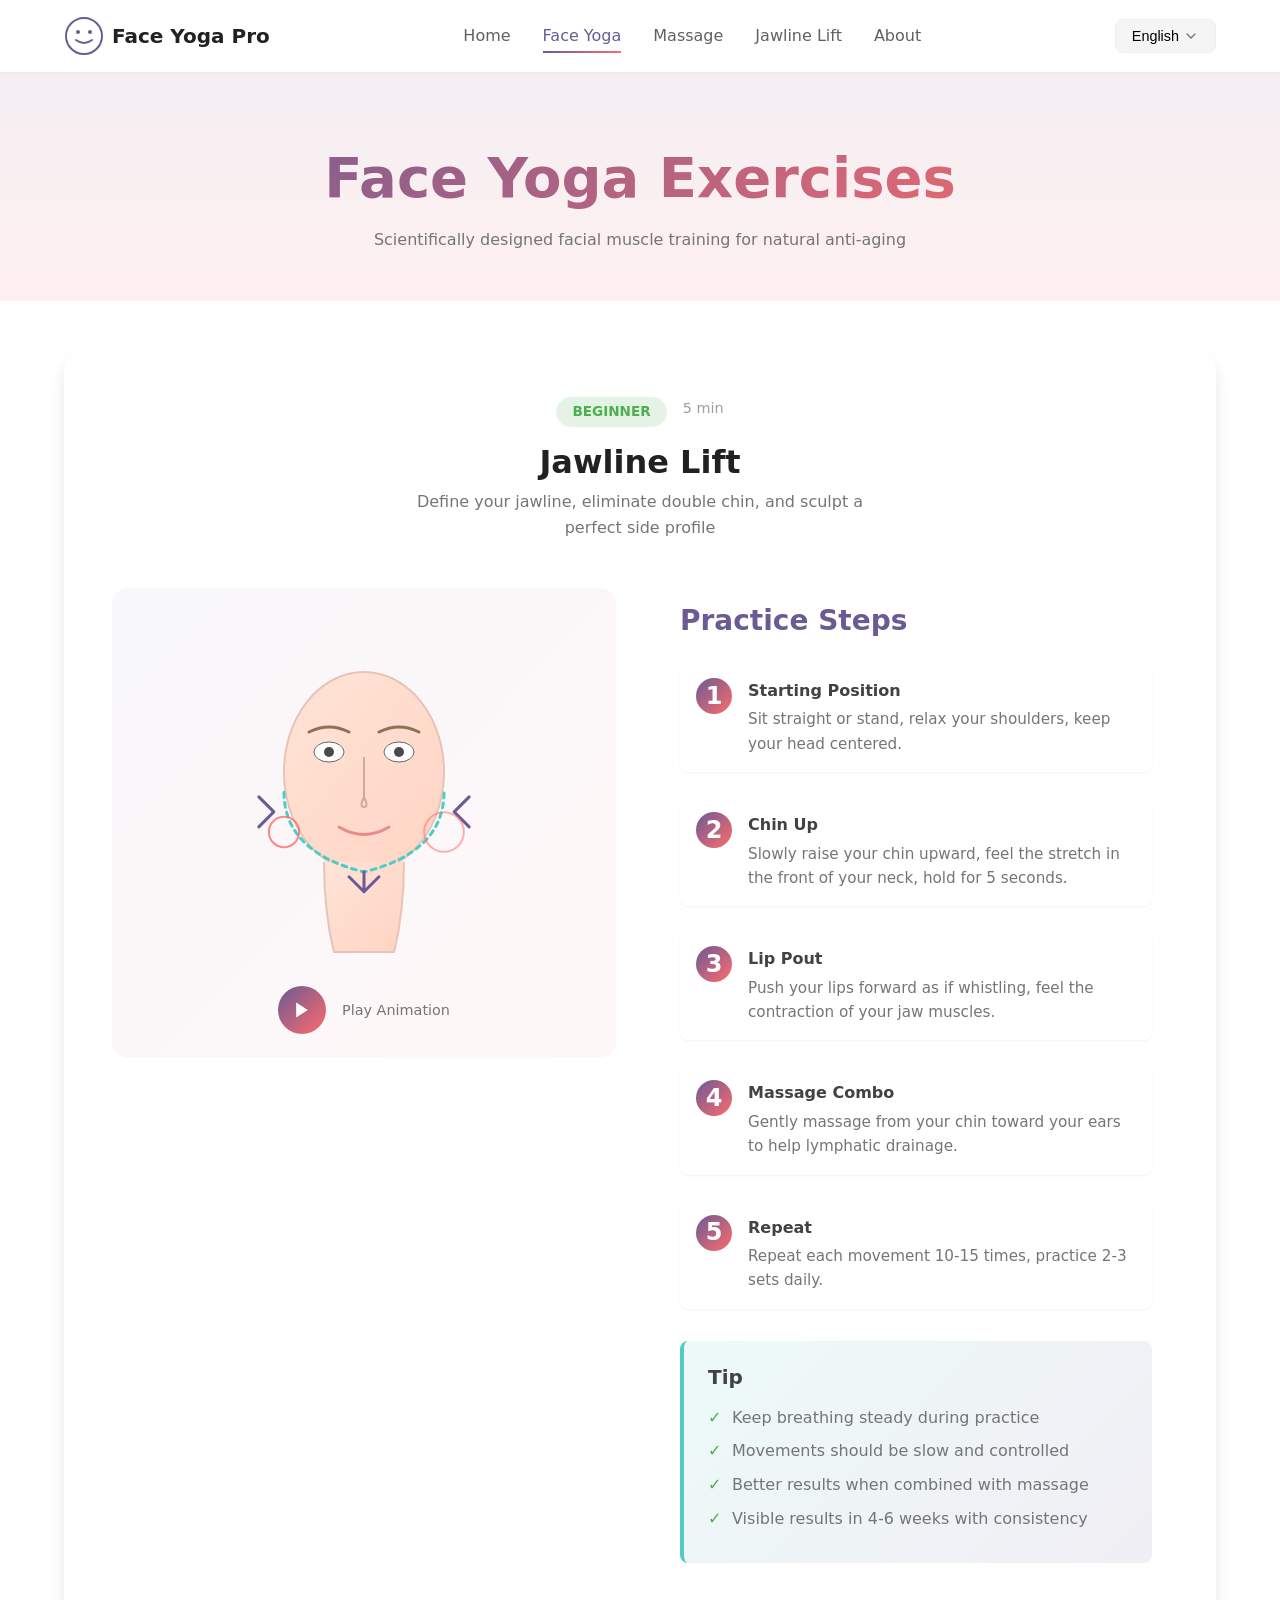
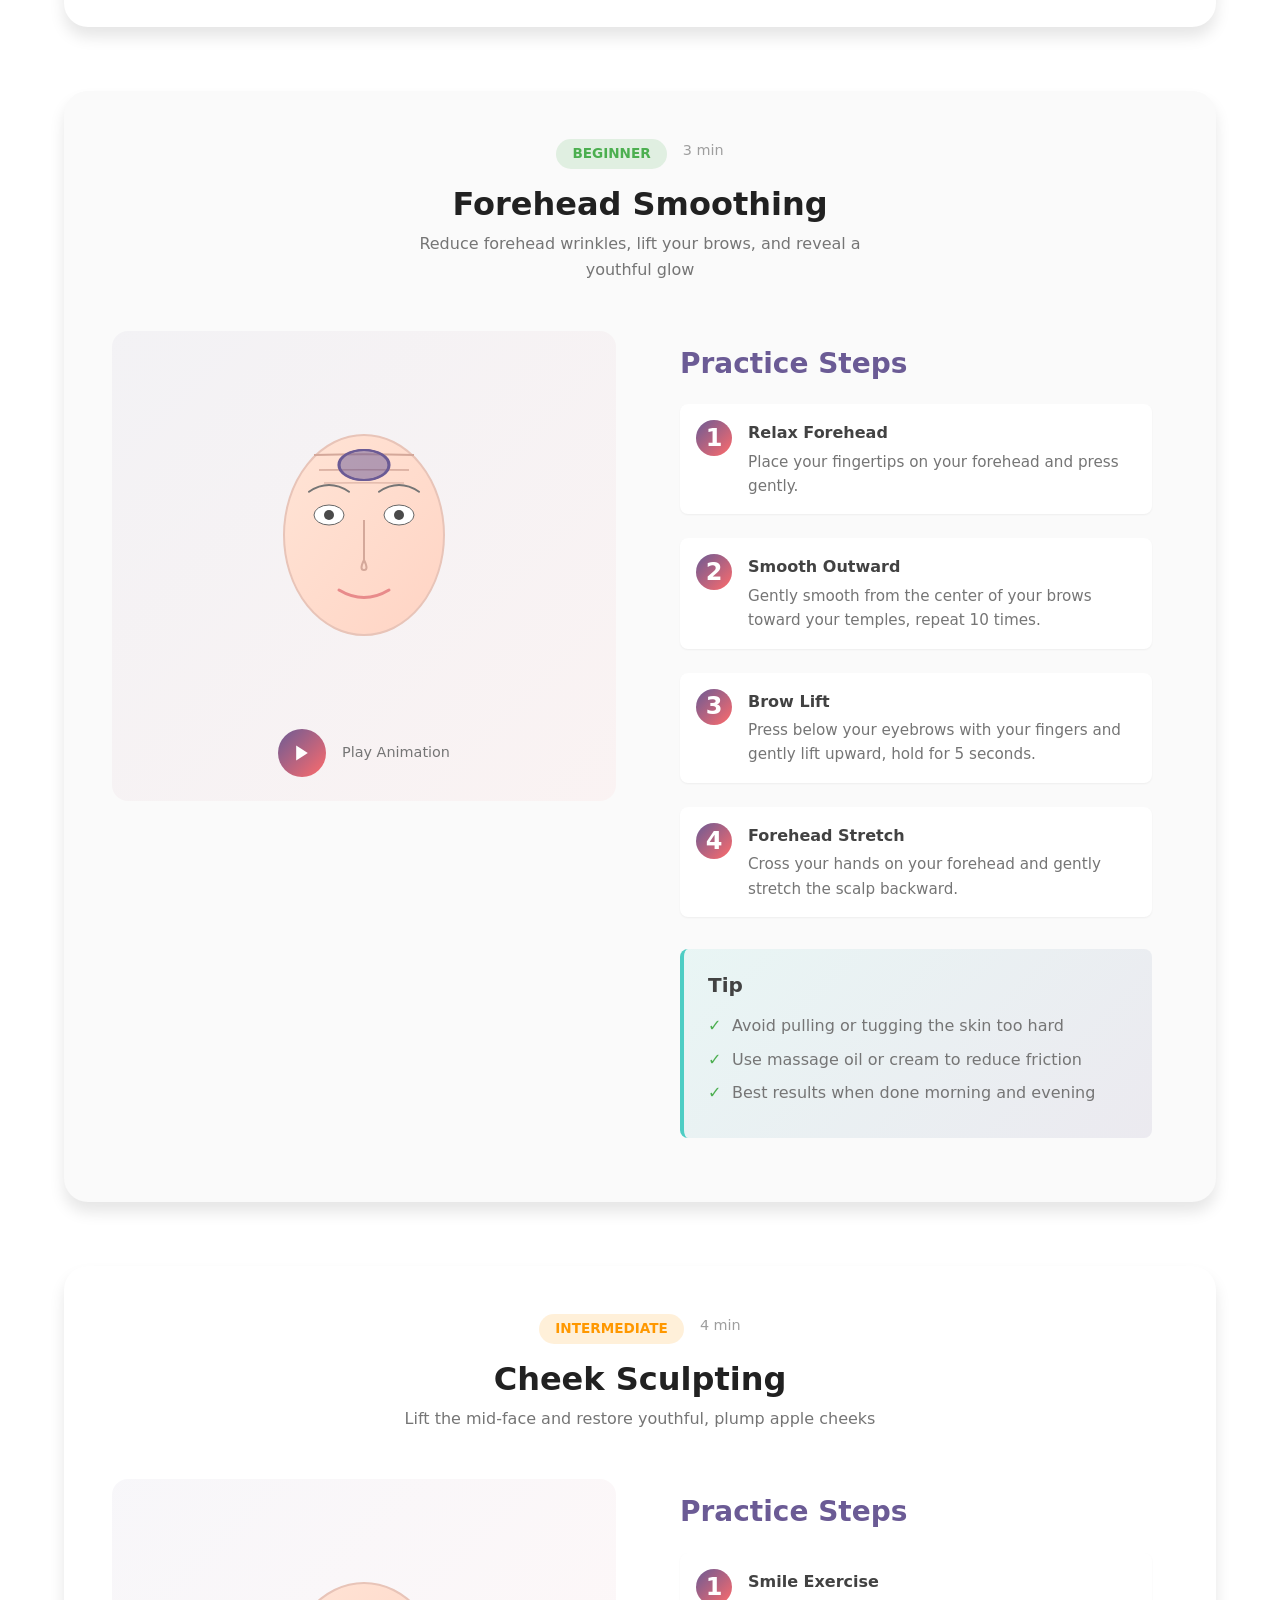
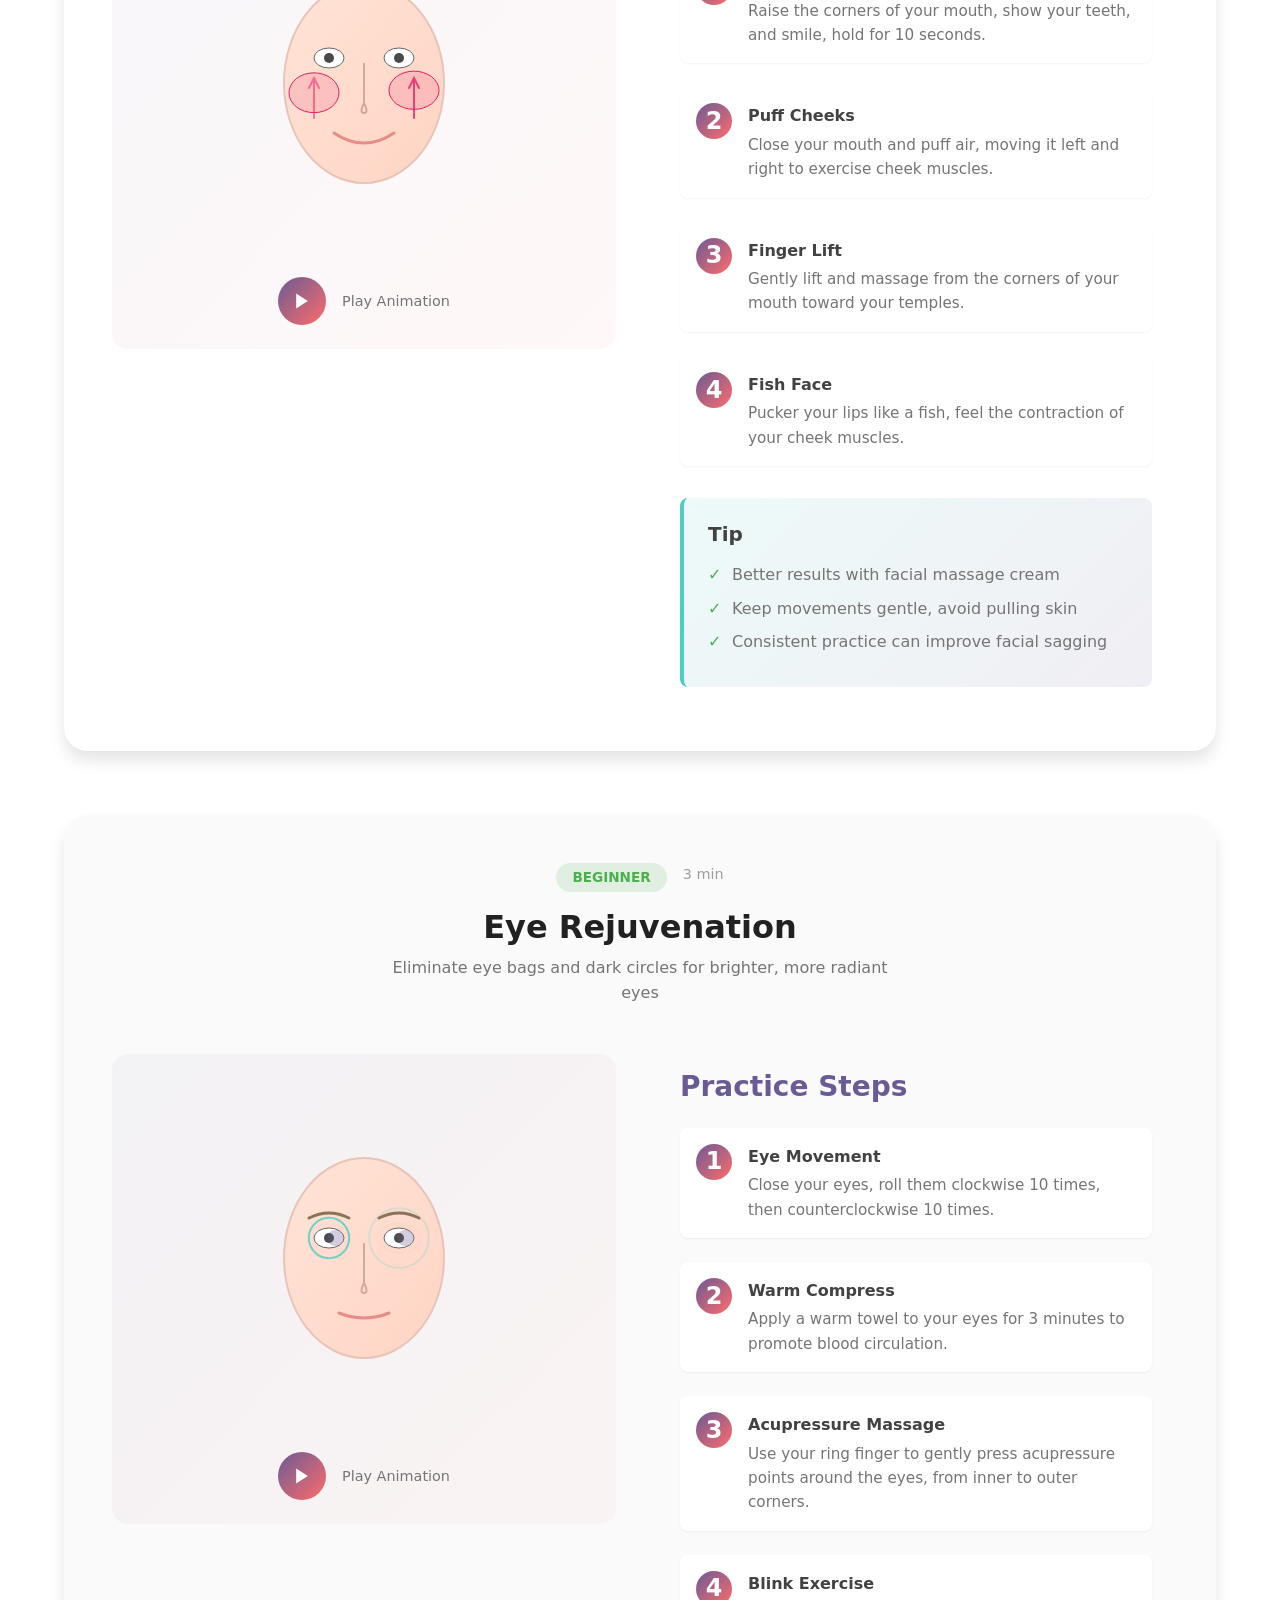
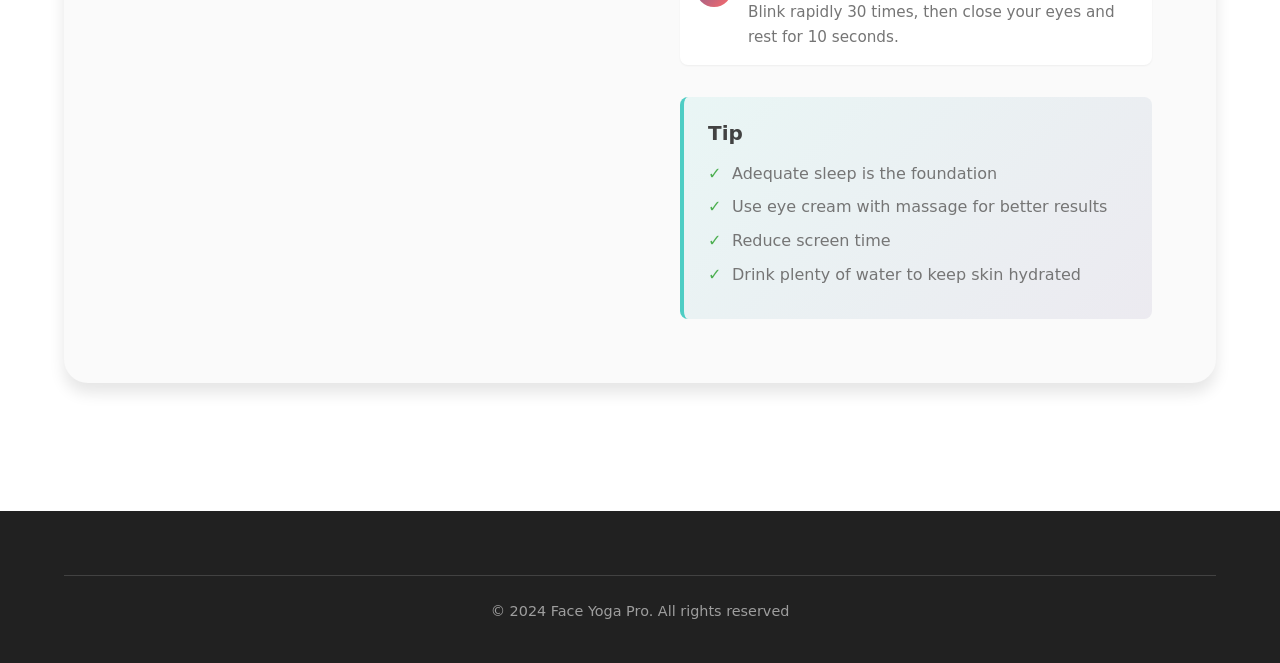
<file: exercises.html>
<!DOCTYPE html>
<html lang="zh" dir="ltr">
<head>
    <meta charset="UTF-8">
    <meta name="viewport" content="width=device-width, initial-scale=1.0">
    <meta name="description" content="脸部瑜伽练习教程 - 科学设计的面部肌肉训练，包含动画教学演示，帮助您自然抗衰老">
    <meta name="keywords" content="脸部瑜伽,面部运动,脸部练习,抗衰老运动,面部肌肉训练">
    <title>脸部瑜伽练习 - Face Yoga Pro</title>
    
    <link rel="canonical" href="https://faceyoga.pro/exercises.html">
    <link rel="alternate" hreflang="zh" href="https://faceyoga.pro/exercises.html?lang=zh">
    <link rel="alternate" hreflang="en" href="https://faceyoga.pro/exercises.html?lang=en">
    <link rel="alternate" hreflang="ja" href="https://faceyoga.pro/exercises.html?lang=ja">
    <link rel="alternate" hreflang="ko" href="https://faceyoga.pro/exercises.html?lang=ko">
    
    <link rel="stylesheet" href="css/style.css">
    <link rel="stylesheet" href="css/exercises.css">
    
    <script type="application/ld+json">
    {
        "@context": "https://schema.org",
        "@type": "ItemList",
        "name": "脸部瑜伽练习列表",
        "description": "科学设计的脸部瑜伽练习，包含动画教学",
        "numberOfItems": 4,
        "itemListElement": [
            {
                "@type": "HowTo",
                "position": 1,
                "name": "下颌线提升",
                "description": "紧致下颌线条，消除双下巴",
                "totalTime": "PT5M",
                "difficulty": "Beginner"
            },
            {
                "@type": "HowTo",
                "position": 2,
                "name": "额头抚平",
                "description": "减少额头皱纹，提升眉眼",
                "totalTime": "PT3M",
                "difficulty": "Beginner"
            }
        ]
    }
    </script>
</head>
<body>
    <!-- Navigation -->
    <nav class="navbar" role="navigation" aria-label="Main navigation">
        <div class="nav-container">
            <a href="index.html" class="logo" aria-label="Face Yoga Pro Home">
                <svg class="logo-icon" viewBox="0 0 40 40" aria-hidden="true">
                    <circle cx="20" cy="20" r="18" fill="none" stroke="currentColor" stroke-width="2"/>
                    <path d="M12 24 Q20 30 28 24" fill="none" stroke="currentColor" stroke-width="2" stroke-linecap="round"/>
                    <circle cx="14" cy="16" r="2" fill="currentColor"/>
                    <circle cx="26" cy="16" r="2" fill="currentColor"/>
                </svg>
                <span class="logo-text">Face Yoga Pro</span>
            </a>
            
            <button class="mobile-menu-btn" aria-label="Toggle menu" aria-expanded="false">
                <span class="hamburger"></span>
            </button>
            
            <ul class="nav-links" role="menubar">
                <li role="none"><a href="index.html" class="nav-link" data-i18n="nav.home" role="menuitem">首页</a></li>
                <li role="none"><a href="exercises.html" class="nav-link active" data-i18n="nav.exercises" role="menuitem">脸部瑜伽</a></li>
                <li role="none"><a href="massage.html" class="nav-link" data-i18n="nav.massage" role="menuitem">按摩手法</a></li>
                <li role="none"><a href="jawline.html" class="nav-link" data-i18n="nav.jawline" role="menuitem">下颌线提升</a></li>
                <li role="none"><a href="about.html" class="nav-link" data-i18n="nav.about" role="menuitem">关于我们</a></li>
            </ul>
            
            <div class="lang-selector" role="listbox" aria-label="Select language">
                <button class="lang-btn" aria-haspopup="listbox" aria-expanded="false">
                    <span class="current-lang">中文</span>
                    <svg class="chevron" viewBox="0 0 24 24" aria-hidden="true"><path d="M6 9l6 6 6-6"/></svg>
                </button>
                <ul class="lang-dropdown" role="listbox">
                    <li role="option" data-lang="zh" aria-selected="true">中文</li>
                    <li role="option" data-lang="en">English</li>
                    <li role="option" data-lang="ja">日本語</li>
                    <li role="option" data-lang="ko">한국어</li>
                    <li role="option" data-lang="es">Español</li>
                    <li role="option" data-lang="fr">Français</li>
                    <li role="option" data-lang="de">Deutsch</li>
                    <li role="option" data-lang="pt">Português</li>
                    <li role="option" data-lang="ru">Русский</li>
                    <li role="option" data-lang="ar">العربية</li>
                    <li role="option" data-lang="hi">हिन्दी</li>
                </ul>
            </div>
        </div>
    </nav>

    <!-- Page Header -->
    <header class="page-header">
        <div class="container">
            <h1 class="page-title" data-i18n="page.exercises.title">脸部瑜伽练习</h1>
            <p class="page-subtitle" data-i18n="page.exercises.subtitle">科学设计的面部肌肉训练，帮助您自然抗衰老</p>
        </div>
    </header>

    <!-- Main Content -->
    <main class="main-content">
        <div class="container">
            
            <!-- Exercise 1: Jawline Lift -->
            <section id="jawline" class="exercise-section" aria-labelledby="ex1-title">
                <div class="exercise-header">
                    <div class="exercise-meta">
                        <span class="exercise-level beginner" data-i18n="page.exercises.exercise1.level">初级</span>
                        <span class="exercise-duration" data-i18n="page.exercises.exercise1.duration">5分钟</span>
                    </div>
                    <h2 id="ex1-title" class="exercise-title" data-i18n="page.exercises.exercise1.name">下颌线提升</h2>
                    <p class="exercise-description" data-i18n="page.exercises.exercise1.fullDesc">紧致下颌线条，消除双下巴，塑造完美侧颜</p>
                </div>
                
                <div class="exercise-content">
                    <div class="animation-container">
                        <svg class="exercise-animation-svg" viewBox="0 0 300 350" aria-label="下颌线提升动画演示">
                            <!-- Background -->
                            <defs>
                                <linearGradient id="skinGrad" x1="0%" y1="0%" x2="100%" y2="100%">
                                    <stop offset="0%" style="stop-color:#FFE4D6"/>
                                    <stop offset="100%" style="stop-color:#FFD4C4"/>
                                </linearGradient>
                                <linearGradient id="highlightGrad" x1="0%" y1="0%" x2="0%" y2="100%">
                                    <stop offset="0%" style="stop-color:#4ECDC4;stop-opacity:0.6"/>
                                    <stop offset="100%" style="stop-color:#4ECDC4;stop-opacity:0"/>
                                </linearGradient>
                            </defs>
                            
                            <!-- Face base -->
                            <ellipse class="face-base-shape" cx="150" cy="160" rx="80" ry="100" fill="url(#skinGrad)" stroke="#E8C4B8" stroke-width="2"/>
                            
                            <!-- Neck -->
                            <path d="M110 250 Q110 300 120 340 L180 340 Q190 300 190 250" fill="url(#skinGrad)" stroke="#E8C4B8" stroke-width="2"/>
                            
                            <!-- Jawline highlight (animated) -->
                            <path class="jawline-highlight-path" d="M70 180 Q70 240 150 260 Q230 240 230 180" fill="none" stroke="#4ECDC4" stroke-width="3" stroke-linecap="round" stroke-dasharray="5,5">
                                <animate attributeName="stroke-dashoffset" from="0" to="-20" dur="1s" repeatCount="indefinite"/>
                            </path>
                            
                            <!-- Eyes -->
                            <ellipse cx="115" cy="140" rx="15" ry="10" fill="white" stroke="#666" stroke-width="1"/>
                            <ellipse cx="185" cy="140" rx="15" ry="10" fill="white" stroke="#666" stroke-width="1"/>
                            <circle cx="115" cy="140" r="5" fill="#4A4A4A"/>
                            <circle cx="185" cy="140" r="5" fill="#4A4A4A"/>
                            
                            <!-- Eyebrows -->
                            <path d="M95 120 Q115 110 135 120" fill="none" stroke="#8B7355" stroke-width="3" stroke-linecap="round"/>
                            <path d="M165 120 Q185 110 205 120" fill="none" stroke="#8B7355" stroke-width="3" stroke-linecap="round"/>
                            
                            <!-- Nose -->
                            <path d="M150 145 L150 185 Q145 195 150 195 Q155 195 150 185" fill="none" stroke="#D4A89A" stroke-width="2"/>
                            
                            <!-- Mouth -->
                            <path d="M125 215 Q150 230 175 215" fill="none" stroke="#E88B8B" stroke-width="3" stroke-linecap="round"/>
                            
                            <!-- Massage motion arrows (animated) -->
                            <g class="motion-arrows">
                                <!-- Left arrow -->
                                <path class="motion-arrow la" d="M60 200 L45 185 M60 200 L45 215" fill="none" stroke="#6B5B95" stroke-width="3" stroke-linecap="round">
                                    <animateTransform attributeName="transform" type="translate" values="0,0; -10,-5; 0,0" dur="2s" repeatCount="indefinite"/>
                                </path>
                                <!-- Right arrow -->
                                <path class="motion-arrow ra" d="M240 200 L255 185 M240 200 L255 215" fill="none" stroke="#6B5B95" stroke-width="3" stroke-linecap="round">
                                    <animateTransform attributeName="transform" type="translate" values="0,0; 10,-5; 0,0" dur="2s" repeatCount="indefinite"/>
                                </path>
                                <!-- Bottom arrow -->
                                <path class="motion-arrow ba" d="M150 280 L150 260 M150 280 L135 265 M150 280 L165 265" fill="none" stroke="#6B5B95" stroke-width="3" stroke-linecap="round">
                                    <animateTransform attributeName="transform" type="translate" values="0,0; 0,-15; 0,0" dur="2s" repeatCount="indefinite"/>
                                </path>
                            </g>
                            
                            <!-- Pulsing circles for massage points -->
                            <circle class="pulse-point pp1" cx="70" cy="220" r="20" fill="none" stroke="#FF6B6B" stroke-width="2">
                                <animate attributeName="r" values="15;25;15" dur="2s" repeatCount="indefinite"/>
                                <animate attributeName="opacity" values="0.8;0.2;0.8" dur="2s" repeatCount="indefinite"/>
                            </circle>
                            <circle class="pulse-point pp2" cx="230" cy="220" r="20" fill="none" stroke="#FF6B6B" stroke-width="2">
                                <animate attributeName="r" values="15;25;15" dur="2s" repeatCount="indefinite" begin="0.5s"/>
                                <animate attributeName="opacity" values="0.8;0.2;0.8" dur="2s" repeatCount="indefinite" begin="0.5s"/>
                            </circle>
                        </svg>
                        
                        <div class="animation-controls">
                            <button class="play-pause-btn" aria-label="播放/暂停动画">
                                <svg class="play-icon" viewBox="0 0 24 24"><polygon points="5,3 19,12 5,21"/></svg>
                                <svg class="pause-icon" viewBox="0 0 24 24" style="display:none;"><rect x="6" y="4" width="4" height="16"/><rect x="14" y="4" width="4" height="16"/></svg>
                            </button>
                            <span class="animation-label" data-i18n="animation.play">动画演示</span>
                        </div>
                    </div>
                    
                    <div class="exercise-instructions">
                        <h3 data-i18n="page.exercises.stepsTitle">练习步骤</h3>
                        <ol class="steps-list" id="ex1-steps">
                            <li data-step="0"><span class="step-number">1</span><div class="step-content"><strong data-step-title="0">准备姿势</strong><p data-step-content="0">坐直或站立，肩膀放松，头部保持正中位置。</p></div></li>
                            <li data-step="1"><span class="step-number">2</span><div class="step-content"><strong data-step-title="1">下巴上扬</strong><p data-step-content="1">缓慢将下巴向上抬起，感受颈部前侧的拉伸，保持5秒。</p></div></li>
                            <li data-step="2"><span class="step-number">3</span><div class="step-content"><strong data-step-title="2">嘴唇嘟起</strong><p data-step-content="2">将嘴唇向前嘟起，像吹口哨一样，感受下颌肌肉的收缩。</p></div></li>
                            <li data-step="3"><span class="step-number">4</span><div class="step-content"><strong data-step-title="3">按摩配合</strong><p data-step-content="3">用手指从下巴向耳朵方向轻轻按摩，帮助淋巴排毒。</p></div></li>
                            <li data-step="4"><span class="step-number">5</span><div class="step-content"><strong data-step-title="4">重复练习</strong><p data-step-content="4">每个动作重复10-15次，每天练习2-3组。</p></div></li>
                        </ol>
                        
                        <div class="exercise-tips">
                            <h4 data-i18n="animation.tip">💡 小贴士</h4>
                            <ul id="ex1-tips">
                                <li data-tip="0">练习时保持呼吸平稳</li>
                                <li data-tip="1">动作要缓慢、有控制</li>
                                <li data-tip="2">配合按摩效果更佳</li>
                                <li data-tip="3">坚持4-6周可见明显效果</li>
                            </ul>
                        </div>
                    </div>
                </div>
            </section>

            <!-- Exercise 2: Forehead Smoothing -->
            <section id="forehead" class="exercise-section" aria-labelledby="ex2-title">
                <div class="exercise-header">
                    <div class="exercise-meta">
                        <span class="exercise-level beginner" data-i18n="page.exercises.exercise2.level">初级</span>
                        <span class="exercise-duration" data-i18n="page.exercises.exercise2.duration">3分钟</span>
                    </div>
                    <h2 id="ex2-title" class="exercise-title" data-i18n="page.exercises.exercise2.name">额头抚平</h2>
                    <p class="exercise-description" data-i18n="page.exercises.exercise2.fullDesc">减少额头皱纹，提升眉眼，展现年轻神采</p>
                </div>
                
                <div class="exercise-content">
                    <div class="animation-container">
                        <svg class="exercise-animation-svg" viewBox="0 0 300 350" aria-label="额头抚平动画演示">
                            <!-- Face base -->
                            <ellipse class="face-base-shape" cx="150" cy="180" rx="80" ry="100" fill="url(#skinGrad)" stroke="#E8C4B8" stroke-width="2"/>
                            
                            <!-- Forehead wrinkles (animated) -->
                            <g class="forehead-wrinkles">
                                <path class="wrinkle w1" d="M100 100 Q150 95 200 100" fill="none" stroke="#D4A89A" stroke-width="2">
                                    <animate attributeName="d" values="M100 100 Q150 95 200 100;M100 100 Q150 100 200 100;M100 100 Q150 95 200 100" dur="3s" repeatCount="indefinite"/>
                                </path>
                                <path class="wrinkle w2" d="M105 115 Q150 110 195 115" fill="none" stroke="#D4A89A" stroke-width="1.5">
                                    <animate attributeName="d" values="M105 115 Q150 110 195 115;M105 115 Q150 115 195 115;M105 115 Q150 110 195 115" dur="3s" repeatCount="indefinite" begin="0.3s"/>
                                </path>
                                <path class="wrinkle w3" d="M110 128 Q150 124 190 128" fill="none" stroke="#D4A89A" stroke-width="1">
                                    <animate attributeName="d" values="M110 128 Q150 124 190 128;M110 128 Q150 128 190 128;M110 128 Q150 124 190 128" dur="3s" repeatCount="indefinite" begin="0.6s"/>
                                </path>
                            </g>
                            
                            <!-- Smoothing motion hands (animated) -->
                            <g class="smoothing-hands">
                                <!-- Left hand -->
                                <ellipse class="hand lh" cx="80" cy="110" rx="25" ry="15" fill="rgba(107,91,149,0.3)" stroke="#6B5B95" stroke-width="2">
                                    <animateTransform attributeName="transform" type="translate" values="0,0; 70,0; 0,0" dur="4s" repeatCount="indefinite"/>
                                </ellipse>
                                <!-- Right hand -->
                                <ellipse class="hand rh" cx="220" cy="110" rx="25" ry="15" fill="rgba(107,91,149,0.3)" stroke="#6B5B95" stroke-width="2">
                                    <animateTransform attributeName="transform" type="translate" values="0,0; -70,0; 0,0" dur="4s" repeatCount="indefinite"/>
                                </ellipse>
                            </g>
                            
                            <!-- Eyes -->
                            <ellipse cx="115" cy="160" rx="15" ry="10" fill="white" stroke="#666" stroke-width="1"/>
                            <ellipse cx="185" cy="160" rx="15" ry="10" fill="white" stroke="#666" stroke-width="1"/>
                            <circle cx="115" cy="160" r="5" fill="#4A4A4A"/>
                            <circle cx="185" cy="160" r="5" fill="#4A4A4A"/>
                            
                            <!-- Eyebrows (animated lift) -->
                            <path class="eyebrow eb-left" d="M95 140 Q115 130 135 140" fill="none" stroke="#8B7355" stroke-width="3" stroke-linecap="round">
                                <animate attributeName="d" values="M95 140 Q115 130 135 140;M95 135 Q115 120 135 135;M95 140 Q115 130 135 140" dur="3s" repeatCount="indefinite"/>
                            </path>
                            <path class="eyebrow eb-right" d="M165 140 Q185 130 205 140" fill="none" stroke="#8B7355" stroke-width="3" stroke-linecap="round">
                                <animate attributeName="d" values="M165 140 Q185 130 205 140;M165 135 Q185 120 205 135;M165 140 Q185 130 205 140" dur="3s" repeatCount="indefinite"/>
                            </path>
                            
                            <!-- Nose -->
                            <path d="M150 165 L150 205 Q145 215 150 215 Q155 215 150 205" fill="none" stroke="#D4A89A" stroke-width="2"/>
                            
                            <!-- Mouth -->
                            <path d="M125 235 Q150 250 175 235" fill="none" stroke="#E88B8B" stroke-width="3" stroke-linecap="round"/>
                        </svg>
                        
                        <div class="animation-controls">
                            <button class="play-pause-btn" aria-label="播放/暂停动画">
                                <svg class="play-icon" viewBox="0 0 24 24"><polygon points="5,3 19,12 5,21"/></svg>
                                <svg class="pause-icon" viewBox="0 0 24 24" style="display:none;"><rect x="6" y="4" width="4" height="16"/><rect x="14" y="4" width="4" height="16"/></svg>
                            </button>
                            <span class="animation-label" data-i18n="animation.play">动画演示</span>
                        </div>
                    </div>
                    
                    <div class="exercise-instructions">
                        <h3 data-i18n="page.exercises.stepsTitle">练习步骤</h3>
                        <ol class="steps-list" id="ex2-steps">
                            <li data-step="0"><span class="step-number">1</span><div class="step-content"><strong data-step-title="0">放松额头</strong><p data-step-content="0">将双手手指放在额头上，轻轻按压。</p></div></li>
                            <li data-step="1"><span class="step-number">2</span><div class="step-content"><strong data-step-title="1">向外抚平</strong><p data-step-content="1">从眉心向太阳穴方向轻轻抚平，重复10次。</p></div></li>
                            <li data-step="2"><span class="step-number">3</span><div class="step-content"><strong data-step-title="2">眉毛提升</strong><p data-step-content="2">用手指按住眉毛下方，向上轻轻提拉，保持5秒。</p></div></li>
                            <li data-step="3"><span class="step-number">4</span><div class="step-content"><strong data-step-title="3">额头拉伸</strong><p data-step-content="3">双手交叉放在额头，向后轻轻拉伸头皮。</p></div></li>
                        </ol>
                        
                        <div class="exercise-tips">
                            <h4 data-i18n="animation.tip">💡 小贴士</h4>
                            <ul id="ex2-tips">
                                <li data-tip="0">避免用力过猛拉扯皮肤</li>
                                <li data-tip="1">使用按摩油或面霜减少摩擦</li>
                                <li data-tip="2">早晚各做一次效果最佳</li>
                            </ul>
                        </div>
                    </div>
                </div>
            </section>

            <!-- Exercise 3: Cheek Sculpting -->
            <section id="cheeks" class="exercise-section" aria-labelledby="ex3-title">
                <div class="exercise-header">
                    <div class="exercise-meta">
                        <span class="exercise-level intermediate" data-i18n="page.exercises.exercise3.level">中级</span>
                        <span class="exercise-duration" data-i18n="page.exercises.exercise3.duration">4分钟</span>
                    </div>
                    <h2 id="ex3-title" class="exercise-title" data-i18n="page.exercises.exercise3.name">苹果肌塑形</h2>
                    <p class="exercise-description" data-i18n="page.exercises.exercise3.fullDesc">提升面部中部，恢复年轻饱满的苹果肌</p>
                </div>
                
                <div class="exercise-content">
                    <div class="animation-container">
                        <svg class="exercise-animation-svg" viewBox="0 0 300 350" aria-label="苹果肌塑形动画演示">
                            <!-- Face base -->
                            <ellipse class="face-base-shape" cx="150" cy="180" rx="80" ry="100" fill="url(#skinGrad)" stroke="#E8C4B8" stroke-width="2"/>
                            
                            <!-- Cheek highlights (animated) -->
                            <ellipse class="cheek-highlight ch-left" cx="100" cy="190" rx="25" ry="20" fill="rgba(233,30,99,0.15)" stroke="#E91E63" stroke-width="1">
                                <animate attributeName="cy" values="190;175;190" dur="2s" repeatCount="indefinite"/>
                                <animate attributeName="ry" values="20;15;20" dur="2s" repeatCount="indefinite"/>
                            </ellipse>
                            <ellipse class="cheek-highlight ch-right" cx="200" cy="190" rx="25" ry="20" fill="rgba(233,30,99,0.15)" stroke="#E91E63" stroke-width="1">
                                <animate attributeName="cy" values="190;175;190" dur="2s" repeatCount="indefinite" begin="0.2s"/>
                                <animate attributeName="ry" values="20;15;20" dur="2s" repeatCount="indefinite" begin="0.2s"/>
                            </ellipse>
                            
                            <!-- Lift arrows -->
                            <g class="lift-arrows">
                                <path d="M100 215 L100 175 M95 185 L100 175 L105 185" fill="none" stroke="#E91E63" stroke-width="2" stroke-linecap="round">
                                    <animate attributeName="opacity" values="1;0.3;1" dur="1.5s" repeatCount="indefinite"/>
                                </path>
                                <path d="M200 215 L200 175 M195 185 L200 175 L205 185" fill="none" stroke="#E91E63" stroke-width="2" stroke-linecap="round">
                                    <animate attributeName="opacity" values="1;0.3;1" dur="1.5s" repeatCount="indefinite" begin="0.3s"/>
                                </path>
                            </g>
                            
                            <!-- Eyes -->
                            <ellipse cx="115" cy="155" rx="15" ry="10" fill="white" stroke="#666" stroke-width="1"/>
                            <ellipse cx="185" cy="155" rx="15" ry="10" fill="white" stroke="#666" stroke-width="1"/>
                            <circle cx="115" cy="155" r="5" fill="#4A4A4A"/>
                            <circle cx="185" cy="155" r="5" fill="#4A4A4A"/>
                            
                            <!-- Nose -->
                            <path d="M150 160 L150 200 Q145 210 150 210 Q155 210 150 200" fill="none" stroke="#D4A89A" stroke-width="2"/>
                            
                            <!-- Mouth (smiling) -->
                            <path d="M120 230 Q150 255 180 230" fill="none" stroke="#E88B8B" stroke-width="3" stroke-linecap="round">
                                <animate attributeName="d" values="M120 230 Q150 250 180 230;M120 230 Q150 260 180 230;M120 230 Q150 250 180 230" dur="2s" repeatCount="indefinite"/>
                            </path>
                        </svg>
                        
                        <div class="animation-controls">
                            <button class="play-pause-btn" aria-label="播放/暂停动画">
                                <svg class="play-icon" viewBox="0 0 24 24"><polygon points="5,3 19,12 5,21"/></svg>
                                <svg class="pause-icon" viewBox="0 0 24 24" style="display:none;"><rect x="6" y="4" width="4" height="16"/><rect x="14" y="4" width="4" height="16"/></svg>
                            </button>
                            <span class="animation-label" data-i18n="animation.play">动画演示</span>
                        </div>
                    </div>
                    
                    <div class="exercise-instructions">
                        <h3 data-i18n="page.exercises.stepsTitle">练习步骤</h3>
                        <ol class="steps-list" id="ex3-steps">
                            <li data-step="0"><span class="step-number">1</span><div class="step-content"><strong data-step-title="0">微笑练习</strong><p data-step-content="0">嘴角上扬，露出牙齿微笑，保持10秒。</p></div></li>
                            <li data-step="1"><span class="step-number">2</span><div class="step-content"><strong data-step-title="1">吹气鼓腮</strong><p data-step-content="1">闭嘴吹气，让空气在口腔中左右移动，锻炼脸颊肌肉。</p></div></li>
                            <li data-step="2"><span class="step-number">3</span><div class="step-content"><strong data-step-title="2">手指提拉</strong><p data-step-content="2">用手指从嘴角向太阳穴方向轻轻提拉按摩。</p></div></li>
                            <li data-step="3"><span class="step-number">4</span><div class="step-content"><strong data-step-title="3">鱼嘴动作</strong><p data-step-content="3">嘟起嘴唇，像鱼嘴一样，感受脸颊肌肉的收缩。</p></div></li>
                        </ol>
                        
                        <div class="exercise-tips">
                            <h4 data-i18n="animation.tip">💡 小贴士</h4>
                            <ul id="ex3-tips">
                                <li data-tip="0">配合面部按摩霜效果更好</li>
                                <li data-tip="1">动作要轻柔，避免拉扯皮肤</li>
                                <li data-tip="2">坚持练习可改善面部下垂</li>
                            </ul>
                        </div>
                    </div>
                </div>
            </section>

            <!-- Exercise 4: Eye Rejuvenation -->
            <section id="eyes" class="exercise-section" aria-labelledby="ex4-title">
                <div class="exercise-header">
                    <div class="exercise-meta">
                        <span class="exercise-level beginner" data-i18n="page.exercises.exercise4.level">初级</span>
                        <span class="exercise-duration" data-i18n="page.exercises.exercise4.duration">3分钟</span>
                    </div>
                    <h2 id="ex4-title" class="exercise-title" data-i18n="page.exercises.exercise4.name">眼部舒缓</h2>
                    <p class="exercise-description" data-i18n="page.exercises.exercise4.fullDesc">消除眼袋和黑眼圈，让双眼焕发光彩</p>
                </div>
                
                <div class="exercise-content">
                    <div class="animation-container">
                        <svg class="exercise-animation-svg" viewBox="0 0 300 350" aria-label="眼部舒缓动画演示">
                            <!-- Face base -->
                            <ellipse class="face-base-shape" cx="150" cy="180" rx="80" ry="100" fill="url(#skinGrad)" stroke="#E8C4B8" stroke-width="2"/>
                            
                            <!-- Eye area with dark circles (animated reduction) -->
                            <g class="eye-area">
                                <!-- Left eye -->
                                <ellipse class="eye-socket es-left" cx="115" cy="160" rx="22" ry="15" fill="rgba(100,100,100,0.1)" stroke="none">
                                    <animate attributeName="opacity" values="0.3;0.1;0.3" dur="4s" repeatCount="indefinite"/>
                                </ellipse>
                                <!-- Right eye -->
                                <ellipse class="eye-socket es-right" cx="185" cy="160" rx="22" ry="15" fill="rgba(100,100,100,0.1)" stroke="none">
                                    <animate attributeName="opacity" values="0.3;0.1;0.3" dur="4s" repeatCount="indefinite" begin="0.5s"/>
                                </ellipse>
                            </g>
                            
                            <!-- Cooling circles (animated) -->
                            <g class="cooling-effect">
                                <circle class="cool-circle cc1" cx="115" cy="160" r="25" fill="none" stroke="#4ECDC4" stroke-width="2">
                                    <animate attributeName="r" values="20;30;20" dur="2s" repeatCount="indefinite"/>
                                    <animate attributeName="opacity" values="0.8;0.2;0.8" dur="2s" repeatCount="indefinite"/>
                                </circle>
                                <circle class="cool-circle cc2" cx="185" cy="160" r="25" fill="none" stroke="#4ECDC4" stroke-width="2">
                                    <animate attributeName="r" values="20;30;20" dur="2s" repeatCount="indefinite" begin="1s"/>
                                    <animate attributeName="opacity" values="0.8;0.2;0.8" dur="2s" repeatCount="indefinite" begin="1s"/>
                                </circle>
                            </g>
                            
                            <!-- Eyes -->
                            <ellipse cx="115" cy="160" rx="15" ry="10" fill="white" stroke="#666" stroke-width="1"/>
                            <ellipse cx="185" cy="160" rx="15" ry="10" fill="white" stroke="#666" stroke-width="1"/>
                            <circle cx="115" cy="160" r="5" fill="#4A4A4A"/>
                            <circle cx="185" cy="160" r="5" fill="#4A4A4A"/>
                            
                            <!-- Eyebrows -->
                            <path d="M95 140 Q115 130 135 140" fill="none" stroke="#8B7355" stroke-width="3" stroke-linecap="round"/>
                            <path d="M165 140 Q185 130 205 140" fill="none" stroke="#8B7355" stroke-width="3" stroke-linecap="round"/>
                            
                            <!-- Nose -->
                            <path d="M150 165 L150 205 Q145 215 150 215 Q155 215 150 205" fill="none" stroke="#D4A89A" stroke-width="2"/>
                            
                            <!-- Mouth -->
                            <path d="M125 235 Q150 245 175 235" fill="none" stroke="#E88B8B" stroke-width="3" stroke-linecap="round"/>
                            
                            <!-- Massage motion indicators -->
                            <g class="eye-massage-motion">
                                <circle cx="95" cy="160" r="8" fill="rgba(107,91,149,0.3)">
                                    <animate attributeName="cx" values="95;135;95" dur="3s" repeatCount="indefinite"/>
                                </circle>
                                <circle cx="165" cy="160" r="8" fill="rgba(107,91,149,0.3)">
                                    <animate attributeName="cx" values="165;205;165" dur="3s" repeatCount="indefinite"/>
                                </circle>
                            </g>
                        </svg>
                        
                        <div class="animation-controls">
                            <button class="play-pause-btn" aria-label="播放/暂停动画">
                                <svg class="play-icon" viewBox="0 0 24 24"><polygon points="5,3 19,12 5,21"/></svg>
                                <svg class="pause-icon" viewBox="0 0 24 24" style="display:none;"><rect x="6" y="4" width="4" height="16"/><rect x="14" y="4" width="4" height="16"/></svg>
                            </button>
                            <span class="animation-label" data-i18n="animation.play">动画演示</span>
                        </div>
                    </div>
                    
                    <div class="exercise-instructions">
                        <h3 data-i18n="page.exercises.stepsTitle">练习步骤</h3>
                        <ol class="steps-list" id="ex4-steps">
                            <li data-step="0"><span class="step-number">1</span><div class="step-content"><strong data-step-title="0">眼球运动</strong><p data-step-content="0">闭眼，眼球顺时针转动10圈，再逆时针转动10圈。</p></div></li>
                            <li data-step="1"><span class="step-number">2</span><div class="step-content"><strong data-step-title="1">热敷眼部</strong><p data-step-content="1">用温热毛巾敷眼3分钟，促进血液循环。</p></div></li>
                            <li data-step="2"><span class="step-number">3</span><div class="step-content"><strong data-step-title="2">指压按摩</strong><p data-step-content="2">用无名指轻轻按压眼周穴位，从内眼角向外眼角。</p></div></li>
                            <li data-step="3"><span class="step-number">4</span><div class="step-content"><strong data-step-title="3">眨眼练习</strong><p data-step-content="3">快速眨眼30次，然后闭眼休息10秒。</p></div></li>
                        </ol>
                        
                        <div class="exercise-tips">
                            <h4 data-i18n="animation.tip">💡 小贴士</h4>
                            <ul id="ex4-tips">
                                <li data-tip="0">保证充足睡眠是基础</li>
                                <li data-tip="1">使用眼霜配合按摩效果更佳</li>
                                <li data-tip="2">减少电子屏幕使用时间</li>
                                <li data-tip="3">多喝水，保持皮肤水分</li>
                            </ul>
                        </div>
                    </div>
                </div>
            </section>

        </div>
    </main>

    <!-- Footer -->
    <footer class="footer" role="contentinfo">
        <div class="container">
            <div class="footer-bottom">
                <p>&copy; 2024 Face Yoga Pro. <span data-i18n="footer.rights">保留所有权利</span></p>
            </div>
        </div>
    </footer>

    <script src="js/i18n.js"></script>
    <script src="js/main.js"></script>
    <script>
        // Animation play/pause controls
        document.querySelectorAll('.play-pause-btn').forEach(btn => {
            btn.addEventListener('click', function() {
                const svg = this.closest('.animation-container').querySelector('svg');
                const playIcon = this.querySelector('.play-icon');
                const pauseIcon = this.querySelector('.pause-icon');
                
                if (svg.style.animationPlayState === 'paused') {
                    svg.style.animationPlayState = 'running';
                    svg.querySelectorAll('animate, animateTransform').forEach(a => a.beginElement());
                    playIcon.style.display = 'none';
                    pauseIcon.style.display = 'block';
                } else {
                    svg.style.animationPlayState = 'paused';
                    svg.querySelectorAll('animate, animateTransform').forEach(a => a.pause());
                    playIcon.style.display = 'block';
                    pauseIcon.style.display = 'none';
                }
            });
        });

        // Extended i18n for exercises page
        (function() {
            // Wait for i18n to be ready
            function waitForI18n(callback, maxAttempts = 50) {
                let attempts = 0;
                const check = () => {
                    attempts++;
                    if (window.i18n && window.i18n.translations && window.i18n.translations.page && window.i18n.translations.page.exercises) {
                        callback();
                    } else if (attempts < maxAttempts) {
                        setTimeout(check, 100);
                    }
                };
                check();
            }
            
            // Apply translations when i18n is ready
            waitForI18n(function() {
                applyExercisesTranslations();
            });
            
            // Also apply when language changes
            window.addEventListener('languageChanged', function() {
                applyExercisesTranslations();
            });
            
            function applyExercisesTranslations() {
                const t = window.i18n.translations;
                if (!t || !t.page || !t.page.exercises) return;
                
                const ex = t.page.exercises;
                
                // Apply steps and tips for each exercise
                for (let i = 1; i <= 4; i++) {
                    const exKey = 'exercise' + i;
                    const stepsList = document.getElementById('ex' + i + '-steps');
                    const tipsList = document.getElementById('ex' + i + '-tips');
                    
                    if (stepsList && ex[exKey] && ex[exKey].steps) {
                        const steps = ex[exKey].steps;
                        stepsList.querySelectorAll('li').forEach((li, index) => {
                            if (steps[index]) {
                                const titleEl = li.querySelector('[data-step-title]');
                                const contentEl = li.querySelector('[data-step-content]');
                                if (titleEl) titleEl.textContent = steps[index].title;
                                if (contentEl) contentEl.textContent = steps[index].content;
                            }
                        });
                    }
                    
                    if (tipsList && ex[exKey] && ex[exKey].tips) {
                        const tips = ex[exKey].tips;
                        tipsList.querySelectorAll('li').forEach((li, index) => {
                            if (tips[index]) {
                                li.textContent = tips[index];
                            }
                        });
                    }
                }
            }
        })();
    </script>
</body>
</html>
</file>
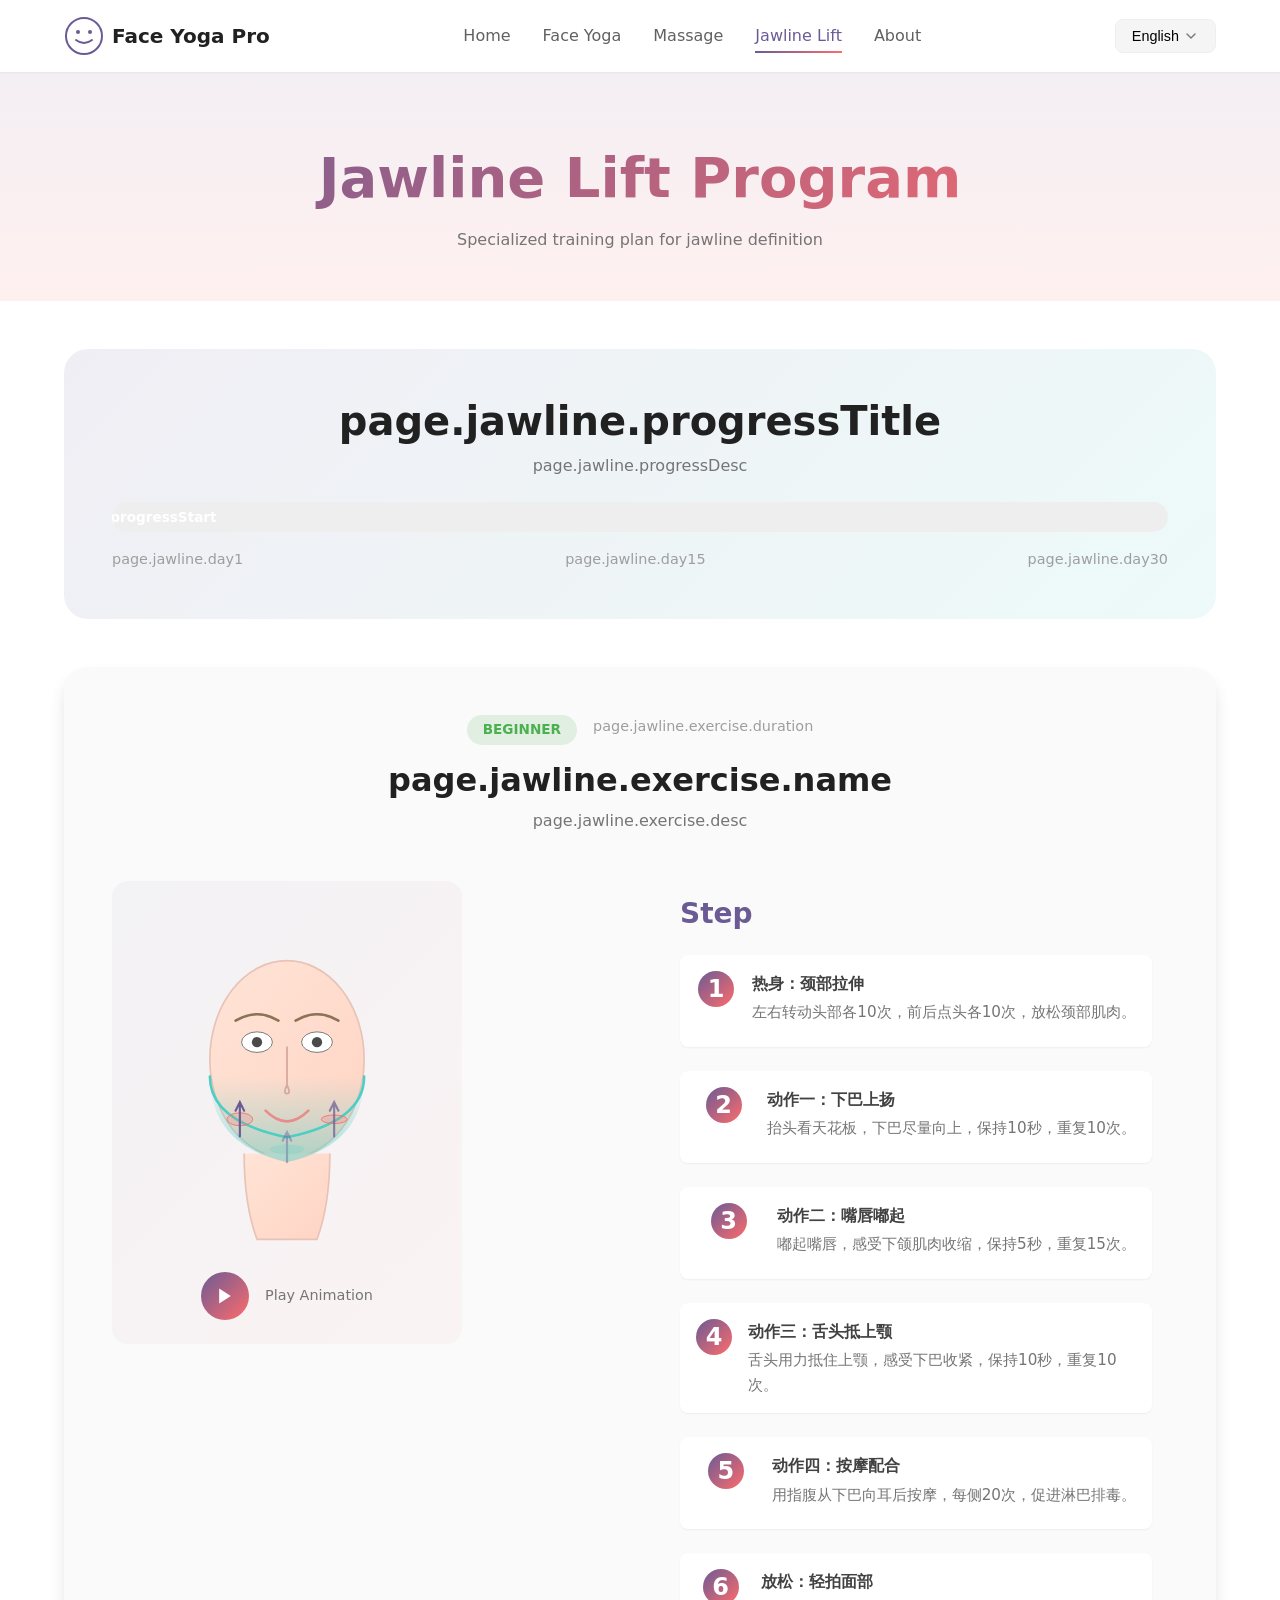
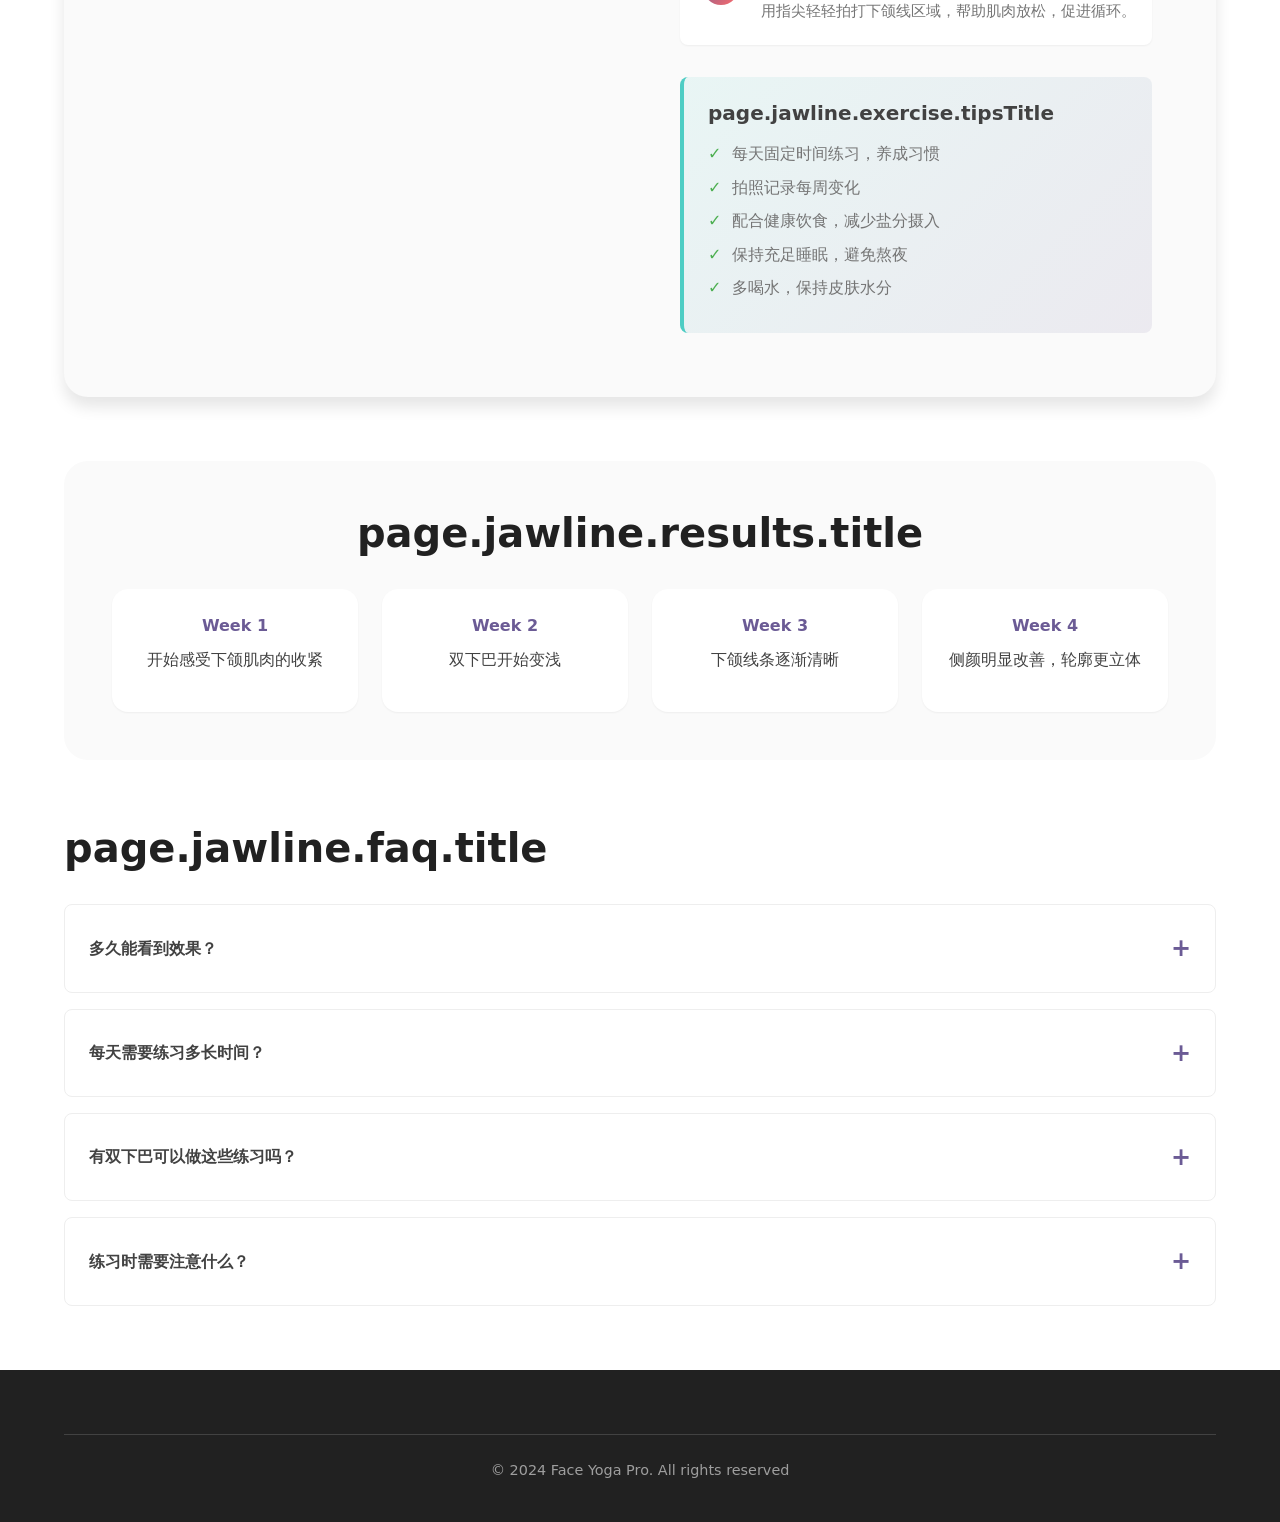
<file: jawline.html>
<!DOCTYPE html>
<html lang="zh" dir="ltr">
<head>
    <meta charset="UTF-8">
    <meta name="viewport" content="width=device-width, initial-scale=1.0">
    <meta name="description" content="下颌线提升专项训练 - 针对下颌线条的专属训练计划，包含动画教学演示，帮助您塑造完美侧颜">
    <meta name="keywords" content="下颌线,双下巴,脸部轮廓,下颌线提升,侧颜,小V脸">
    <title data-i18n="page.jawline.title">下颌线提升专项 - Face Yoga Pro</title>
    
    <link rel="canonical" href="https://faceyoga.pro/jawline.html">
    <link rel="alternate" hreflang="zh" href="https://faceyoga.pro/jawline.html?lang=zh">
    <link rel="alternate" hreflang="en" href="https://faceyoga.pro/jawline.html?lang=en">
    <link rel="alternate" hreflang="ja" href="https://faceyoga.pro/jawline.html?lang=ja">
    <link rel="alternate" hreflang="ko" href="https://faceyoga.pro/jawline.html?lang=ko">
    
    <link rel="stylesheet" href="css/style.css">
    <link rel="stylesheet" href="css/exercises.css">
    
    <script type="application/ld+json">
    {
        "@context": "https://schema.org",
        "@type": "Course",
        "name": "下颌线提升专项训练",
        "description": "针对下颌线条的专属训练计划",
        "provider": {
            "@type": "Organization",
            "name": "Face Yoga Pro"
        },
        "timeRequired": "P30D",
        "educationalLevel": "Beginner"
    }
    </script>
</head>
<body>
    <!-- Navigation -->
    <nav class="navbar" role="navigation" aria-label="Main navigation">
        <div class="nav-container">
            <a href="index.html" class="logo" aria-label="Face Yoga Pro Home">
                <svg class="logo-icon" viewBox="0 0 40 40" aria-hidden="true">
                    <circle cx="20" cy="20" r="18" fill="none" stroke="currentColor" stroke-width="2"/>
                    <path d="M12 24 Q20 30 28 24" fill="none" stroke="currentColor" stroke-width="2" stroke-linecap="round"/>
                    <circle cx="14" cy="16" r="2" fill="currentColor"/>
                    <circle cx="26" cy="16" r="2" fill="currentColor"/>
                </svg>
                <span class="logo-text">Face Yoga Pro</span>
            </a>
            
            <button class="mobile-menu-btn" aria-label="Toggle menu" aria-expanded="false">
                <span class="hamburger"></span>
            </button>
            
            <ul class="nav-links" role="menubar">
                <li role="none"><a href="index.html" class="nav-link" data-i18n="nav.home" role="menuitem">首页</a></li>
                <li role="none"><a href="exercises.html" class="nav-link" data-i18n="nav.exercises" role="menuitem">脸部瑜伽</a></li>
                <li role="none"><a href="massage.html" class="nav-link" data-i18n="nav.massage" role="menuitem">按摩手法</a></li>
                <li role="none"><a href="jawline.html" class="nav-link active" data-i18n="nav.jawline" role="menuitem">下颌线提升</a></li>
                <li role="none"><a href="about.html" class="nav-link" data-i18n="nav.about" role="menuitem">关于我们</a></li>
            </ul>
            
            <div class="lang-selector" role="listbox" aria-label="Select language">
                <button class="lang-btn" aria-haspopup="listbox" aria-expanded="false">
                    <span class="current-lang">中文</span>
                    <svg class="chevron" viewBox="0 0 24 24" aria-hidden="true"><path d="M6 9l6 6 6-6"/></svg>
                </button>
                <ul class="lang-dropdown" role="listbox">
                    <li role="option" data-lang="zh" aria-selected="true">中文</li>
                    <li role="option" data-lang="en">English</li>
                    <li role="option" data-lang="ja">日本語</li>
                    <li role="option" data-lang="ko">한국어</li>
                    <li role="option" data-lang="es">Español</li>
                    <li role="option" data-lang="fr">Français</li>
                    <li role="option" data-lang="de">Deutsch</li>
                    <li role="option" data-lang="pt">Português</li>
                    <li role="option" data-lang="ru">Русский</li>
                    <li role="option" data-lang="ar">العربية</li>
                    <li role="option" data-lang="hi">हिन्दी</li>
                </ul>
            </div>
        </div>
    </nav>

    <!-- Page Header -->
    <header class="page-header jawline-header">
        <div class="container">
            <h1 class="page-title" data-i18n="page.jawline.title">下颌线提升专项</h1>
            <p class="page-subtitle" data-i18n="page.jawline.subtitle">针对下颌线条的专属训练计划</p>
        </div>
    </header>

    <!-- Main Content -->
    <main class="main-content">
        <div class="container">
            
            <!-- Progress Tracker -->
            <section class="progress-section">
                <h2 data-i18n="page.jawline.progressTitle">30天挑战计划</h2>
                <p data-i18n="page.jawline.progressDesc">跟随我们的30天下颌线提升计划，每天10分钟，见证改变</p>
                <div class="progress-bar-container">
                    <div class="progress-bar" style="width: 0%;">
                        <span class="progress-text" data-i18n="page.jawline.progressStart">开始您的旅程</span>
                    </div>
                </div>
                <div class="progress-days">
                    <span data-i18n="page.jawline.day1">第1天</span>
                    <span data-i18n="page.jawline.day15">第15天</span>
                    <span data-i18n="page.jawline.day30">第30天</span>
                </div>
            </section>

            <!-- Main Exercise -->
            <section class="exercise-section featured" aria-labelledby="j1-title">
                <div class="exercise-header">
                    <div class="exercise-meta">
                        <span class="exercise-level beginner" data-i18n="exercises.exercise1.level">初级</span>
                        <span class="exercise-duration" data-i18n="page.jawline.exercise.duration">10分钟/天</span>
                    </div>
                    <h2 id="j1-title" class="exercise-title" data-i18n="page.jawline.exercise.name">下颌线综合训练</h2>
                    <p class="exercise-description" data-i18n="page.jawline.exercise.desc">一套完整的下颌线提升动作，紧致轮廓，消除双下巴</p>
                </div>
                
                <div class="exercise-content">
                    <div class="animation-container large">
                        <svg class="exercise-animation-svg" viewBox="0 0 350 400" aria-label="下颌线综合训练动画演示">
                            <defs>
                                <linearGradient id="skinGrad3" x1="0%" y1="0%" x2="100%" y2="100%">
                                    <stop offset="0%" style="stop-color:#FFE4D6"/>
                                    <stop offset="100%" style="stop-color:#FFD4C4"/>
                                </linearGradient>
                                <linearGradient id="jawlineGrad" x1="0%" y1="100%" x2="0%" y2="0%">
                                    <stop offset="0%" style="stop-color:#4ECDC4;stop-opacity:0.8"/>
                                    <stop offset="100%" style="stop-color:#4ECDC4;stop-opacity:0"/>
                                </linearGradient>
                            </defs>
                            
                            <!-- Face base -->
                            <ellipse cx="175" cy="180" rx="90" ry="115" fill="url(#skinGrad3)" stroke="#E8C4B8" stroke-width="2"/>
                            
                            <!-- Neck -->
                            <path d="M125 290 Q125 350 140 390 L210 390 Q225 350 225 290" fill="url(#skinGrad3)" stroke="#E8C4B8" stroke-width="2"/>
                            
                            <!-- Jawline highlight area -->
                            <path class="jawline-area" d="M85 200 Q85 280 175 300 Q265 280 265 200" fill="url(#jawlineGrad)" opacity="0.3">
                                <animate attributeName="opacity" values="0.3;0.6;0.3" dur="3s" repeatCount="indefinite"/>
                            </path>
                            
                            <!-- Jawline definition line -->
                            <path class="jawline-line" d="M85 200 Q85 260 175 280 Q265 260 265 200" fill="none" stroke="#4ECDC4" stroke-width="3" stroke-linecap="round">
                                <animate attributeName="d" values="M85 200 Q85 260 175 280 Q265 260 265 200;M85 200 Q85 250 175 268 Q265 250 265 200;M85 200 Q85 260 175 280 Q265 260 265 200" dur="4s" repeatCount="indefinite"/>
                            </path>
                            
                            <!-- Muscle contraction indicators -->
                            <g class="muscle-indicators">
                                <ellipse cx="120" cy="250" rx="15" ry="10" fill="rgba(255,107,107,0.2)" stroke="#FF6B6B" stroke-width="1">
                                    <animate attributeName="ry" values="10;5;10" dur="2s" repeatCount="indefinite"/>
                                </ellipse>
                                <ellipse cx="230" cy="250" rx="15" ry="10" fill="rgba(255,107,107,0.2)" stroke="#FF6B6B" stroke-width="1">
                                    <animate attributeName="ry" values="10;5;10" dur="2s" repeatCount="indefinite" begin="0.5s"/>
                                </ellipse>
                            </g>
                            
                            <!-- Lift arrows -->
                            <g class="lift-indicators">
                                <path d="M120 270 L120 230 M115 240 L120 230 L125 240" fill="none" stroke="#6B5B95" stroke-width="2.5" stroke-linecap="round">
                                    <animate attributeName="opacity" values="1;0.3;1" dur="1.5s" repeatCount="indefinite"/>
                                </path>
                                <path d="M230 270 L230 230 M225 240 L230 230 L235 240" fill="none" stroke="#6B5B95" stroke-width="2.5" stroke-linecap="round">
                                    <animate attributeName="opacity" values="1;0.3;1" dur="1.5s" repeatCount="indefinite" begin="0.3s"/>
                                </path>
                                <path d="M175 300 L175 265 M170 275 L175 265 L180 275" fill="none" stroke="#6B5B95" stroke-width="2.5" stroke-linecap="round">
                                    <animate attributeName="opacity" values="1;0.3;1" dur="1.5s" repeatCount="indefinite" begin="0.6s"/>
                                </path>
                            </g>
                            
                            <!-- Eyes -->
                            <ellipse cx="140" cy="160" rx="18" ry="12" fill="white" stroke="#666" stroke-width="1"/>
                            <ellipse cx="210" cy="160" rx="18" ry="12" fill="white" stroke="#666" stroke-width="1"/>
                            <circle cx="140" cy="160" r="6" fill="#4A4A4A"/>
                            <circle cx="210" cy="160" r="6" fill="#4A4A4A"/>
                            
                            <!-- Eyebrows -->
                            <path d="M115 135 Q140 120 165 135" fill="none" stroke="#8B7355" stroke-width="3" stroke-linecap="round"/>
                            <path d="M185 135 Q210 120 235 135" fill="none" stroke="#8B7355" stroke-width="3" stroke-linecap="round"/>
                            
                            <!-- Nose -->
                            <path d="M175 165 L175 210 Q170 220 175 220 Q180 220 175 210" fill="none" stroke="#D4A89A" stroke-width="2"/>
                            
                            <!-- Mouth -->
                            <path d="M150 240 Q175 260 200 240" fill="none" stroke="#E88B8B" stroke-width="3" stroke-linecap="round">
                                <animate attributeName="d" values="M150 240 Q175 255 200 240;M150 240 Q175 265 200 240;M150 240 Q175 255 200 240" dur="3s" repeatCount="indefinite"/>
                            </path>
                            
                            <!-- Chin highlight -->
                            <ellipse cx="175" cy="285" rx="20" ry="8" fill="rgba(78,205,196,0.2)">
                                <animate attributeName="ry" values="8;4;8" dur="2s" repeatCount="indefinite"/>
                            </ellipse>
                        </svg>
                        
                        <div class="animation-controls">
                            <button class="play-pause-btn" aria-label="播放/暂停动画">
                                <svg class="play-icon" viewBox="0 0 24 24"><polygon points="5,3 19,12 5,21"/></svg>
                                <svg class="pause-icon" viewBox="0 0 24 24" style="display:none;"><rect x="6" y="4" width="4" height="16"/><rect x="14" y="4" width="4" height="16"/></svg>
                            </button>
                            <span class="animation-label" data-i18n="animation.play">播放动画</span>
                        </div>
                    </div>
                    
                    <div class="exercise-instructions">
                        <h3 data-i18n="animation.step">每日训练流程</h3>
                        <ol class="steps-list" id="jawline-steps">
                            <li data-step="0"><span class="step-number">1</span><div class="step-content"><strong data-step-title="0">热身：颈部拉伸</strong><p data-step-content="0">左右转动头部各10次，前后点头各10次，放松颈部肌肉。</p></div></li>
                            <li data-step="1"><span class="step-number">2</span><div class="step-content"><strong data-step-title="1">动作一：下巴上扬</strong><p data-step-content="1">抬头看天花板，下巴尽量向上，保持10秒，重复10次。</p></div></li>
                            <li data-step="2"><span class="step-number">3</span><div class="step-content"><strong data-step-title="2">动作二：嘴唇嘟起</strong><p data-step-content="2">嘟起嘴唇，感受下颌肌肉收缩，保持5秒，重复15次。</p></div></li>
                            <li data-step="3"><span class="step-number">4</span><div class="step-content"><strong data-step-title="3">动作三：舌头抵上颚</strong><p data-step-content="3">舌头用力抵住上颚，感受下巴收紧，保持10秒，重复10次。</p></div></li>
                            <li data-step="4"><span class="step-number">5</span><div class="step-content"><strong data-step-title="4">动作四：按摩配合</strong><p data-step-content="4">用指腹从下巴向耳后按摩，每侧20次，促进淋巴排毒。</p></div></li>
                            <li data-step="5"><span class="step-number">6</span><div class="step-content"><strong data-step-title="5">放松：轻拍面部</strong><p data-step-content="5">用指尖轻轻拍打下颌线区域，帮助肌肉放松，促进循环。</p></div></li>
                        </ol>
                        
                        <div class="exercise-tips">
                            <h4 data-i18n="page.jawline.exercise.tipsTitle">💡 成功秘诀</h4>
                            <ul id="jawline-tips">
                                <li data-tip="0">每天固定时间练习，养成习惯</li>
                                <li data-tip="1">拍照记录每周变化</li>
                                <li data-tip="2">配合健康饮食，减少盐分摄入</li>
                                <li data-tip="3">保持充足睡眠，避免熬夜</li>
                                <li data-tip="4">多喝水，保持皮肤水分</li>
                            </ul>
                        </div>
                    </div>
                </div>
            </section>

            <!-- Before/After Section -->
            <section class="results-section">
                <h2 data-i18n="page.jawline.results.title">预期效果</h2>
                <div class="results-timeline">
                    <div class="result-item">
                        <div class="result-week">Week 1</div>
                        <p data-result="0">开始感受下颌肌肉的收紧</p>
                    </div>
                    <div class="result-item">
                        <div class="result-week">Week 2</div>
                        <p data-result="1">双下巴开始变浅</p>
                    </div>
                    <div class="result-item">
                        <div class="result-week">Week 3</div>
                        <p data-result="2">下颌线条逐渐清晰</p>
                    </div>
                    <div class="result-item">
                        <div class="result-week">Week 4</div>
                        <p data-result="3">侧颜明显改善，轮廓更立体</p>
                    </div>
                </div>
            </section>

            <!-- FAQ Section -->
            <section class="faq-section">
                <h2 data-i18n="page.jawline.faq.title">常见问题</h2>
                <div class="faq-list" id="faq-list">
                    <details class="faq-item">
                        <summary data-faq-q="0">多久能看到效果？</summary>
                        <p data-faq-a="0">大多数人坚持练习2-4周可以看到初步效果，6-8周效果更明显。效果因人而异，取决于个人体质和坚持程度。</p>
                    </details>
                    <details class="faq-item">
                        <summary data-faq-q="1">每天需要练习多长时间？</summary>
                        <p data-faq-a="1">建议每天练习10-15分钟，可以分早晚两次进行。重要的是坚持，而不是单次时长。</p>
                    </details>
                    <details class="faq-item">
                        <summary data-faq-q="2">有双下巴可以做这些练习吗？</summary>
                        <p data-faq-a="2">完全可以！这些练习正是针对双下巴设计的，通过锻炼下颌肌肉和促进淋巴排毒来改善双下巴。</p>
                    </details>
                    <details class="faq-item">
                        <summary data-faq-q="3">练习时需要注意什么？</summary>
                        <p data-faq-a="3">保持正确的姿势，动作要缓慢有控制，避免过度用力。如果有任何不适，请停止练习并咨询专业人士。</p>
                    </details>
                </div>
            </section>

        </div>
    </main>

    <!-- Footer -->
    <footer class="footer" role="contentinfo">
        <div class="container">
            <div class="footer-bottom">
                <p>&copy; 2024 Face Yoga Pro. <span data-i18n="footer.rights">保留所有权利</span></p>
            </div>
        </div>
    </footer>

    <script src="js/i18n.js"></script>
    <script src="js/main.js"></script>
    <script>
        // Extended i18n for jawline page
        (function() {
            // Wait for i18n to be ready
            function waitForI18n(callback, maxAttempts = 50) {
                let attempts = 0;
                const check = () => {
                    attempts++;
                    if (window.i18n && window.i18n.translations && window.i18n.translations.page && window.i18n.translations.page.jawline) {
                        callback();
                    } else if (attempts < maxAttempts) {
                        setTimeout(check, 100);
                    }
                };
                check();
            }
            
            // Apply translations when i18n is ready
            waitForI18n(function() {
                applyJawlineTranslations();
            });
            
            // Also apply when language changes
            window.addEventListener('languageChanged', function() {
                applyJawlineTranslations();
            });
            
            function applyJawlineTranslations() {
                const t = window.i18n.translations;
                if (!t || !t.page || !t.page.jawline) return;
                
                const jawline = t.page.jawline;
                
                // Apply steps
                const stepsList = document.getElementById('jawline-steps');
                if (stepsList && jawline.exercise && jawline.exercise.steps) {
                    const steps = jawline.exercise.steps;
                    stepsList.querySelectorAll('li').forEach((li, index) => {
                        if (steps[index]) {
                            const titleEl = li.querySelector('[data-step-title]');
                            const contentEl = li.querySelector('[data-step-content]');
                            if (titleEl) titleEl.textContent = steps[index].title;
                            if (contentEl) contentEl.textContent = steps[index].content;
                        }
                    });
                }
                
                // Apply tips
                const tipsList = document.getElementById('jawline-tips');
                if (tipsList && jawline.exercise && jawline.exercise.tips) {
                    const tips = jawline.exercise.tips;
                    tipsList.querySelectorAll('li').forEach((li, index) => {
                        if (tips[index]) {
                            li.textContent = tips[index];
                        }
                    });
                }
                
                // Apply results
                const resultsSection = document.querySelector('.results-timeline');
                if (resultsSection && jawline.results) {
                    const results = [jawline.results.week1, jawline.results.week2, jawline.results.week3, jawline.results.week4];
                    resultsSection.querySelectorAll('[data-result]').forEach((el, index) => {
                        if (results[index]) {
                            el.textContent = results[index];
                        }
                    });
                }
                
                // Apply FAQ
                const faqList = document.getElementById('faq-list');
                if (faqList && jawline.faq) {
                    const faqs = [jawline.faq.q1, jawline.faq.q2, jawline.faq.q3, jawline.faq.q4];
                    faqList.querySelectorAll('.faq-item').forEach((item, index) => {
                        if (faqs[index]) {
                            const qEl = item.querySelector('[data-faq-q]');
                            const aEl = item.querySelector('[data-faq-a]');
                            if (qEl) qEl.textContent = faqs[index].q;
                            if (aEl) aEl.textContent = faqs[index].a;
                        }
                    });
                }
            }
        })();
    </script>
    <style>
        .progress-section {
            background: linear-gradient(135deg, rgba(107,91,149,0.1) 0%, rgba(78,205,196,0.1) 100%);
            padding: var(--space-2xl);
            border-radius: var(--radius-xl);
            margin-bottom: var(--space-2xl);
            text-align: center;
        }
        .progress-section h2 {
            margin-bottom: var(--space-sm);
        }
        .progress-section > p {
            color: var(--gray-600);
            margin-bottom: var(--space-lg);
        }
        .progress-bar-container {
            background: var(--gray-200);
            border-radius: var(--radius-full);
            height: 30px;
            overflow: hidden;
            margin-bottom: var(--space-md);
        }
        .progress-bar {
            background: var(--gradient-primary);
            height: 100%;
            border-radius: var(--radius-full);
            display: flex;
            align-items: center;
            justify-content: center;
            transition: width 0.5s ease;
        }
        .progress-text {
            color: white;
            font-weight: 600;
            font-size: 0.85rem;
        }
        .progress-days {
            display: flex;
            justify-content: space-between;
            color: var(--gray-500);
            font-size: 0.9rem;
        }
        .animation-container.large {
            max-width: 350px;
        }
        .results-section {
            margin-top: var(--space-3xl);
            padding: var(--space-2xl);
            background: var(--gray-50);
            border-radius: var(--radius-xl);
        }
        .results-section h2 {
            text-align: center;
            margin-bottom: var(--space-xl);
        }
        .results-timeline {
            display: grid;
            grid-template-columns: repeat(auto-fit, minmax(200px, 1fr));
            gap: var(--space-lg);
        }
        .result-item {
            text-align: center;
            padding: var(--space-lg);
            background: var(--white);
            border-radius: var(--radius-lg);
            box-shadow: var(--shadow-sm);
        }
        .result-week {
            font-weight: 700;
            color: var(--primary);
            margin-bottom: var(--space-sm);
        }
        .faq-section {
            margin-top: var(--space-3xl);
        }
        .faq-section h2 {
            margin-bottom: var(--space-xl);
        }
        .faq-list {
            display: flex;
            flex-direction: column;
            gap: var(--space-md);
        }
        .faq-item {
            background: var(--white);
            border: 1px solid var(--gray-200);
            border-radius: var(--radius-md);
            padding: var(--space-lg);
            cursor: pointer;
        }
        .faq-item summary {
            font-weight: 600;
            color: var(--gray-800);
            list-style: none;
            display: flex;
            justify-content: space-between;
            align-items: center;
        }
        .faq-item summary::after {
            content: '+';
            font-size: 1.5rem;
            color: var(--primary);
        }
        .faq-item[open] summary::after {
            content: '−';
        }
        .faq-item p {
            margin-top: var(--space-md);
            color: var(--gray-600);
        }
    </style>
</body>
</html>
</file>
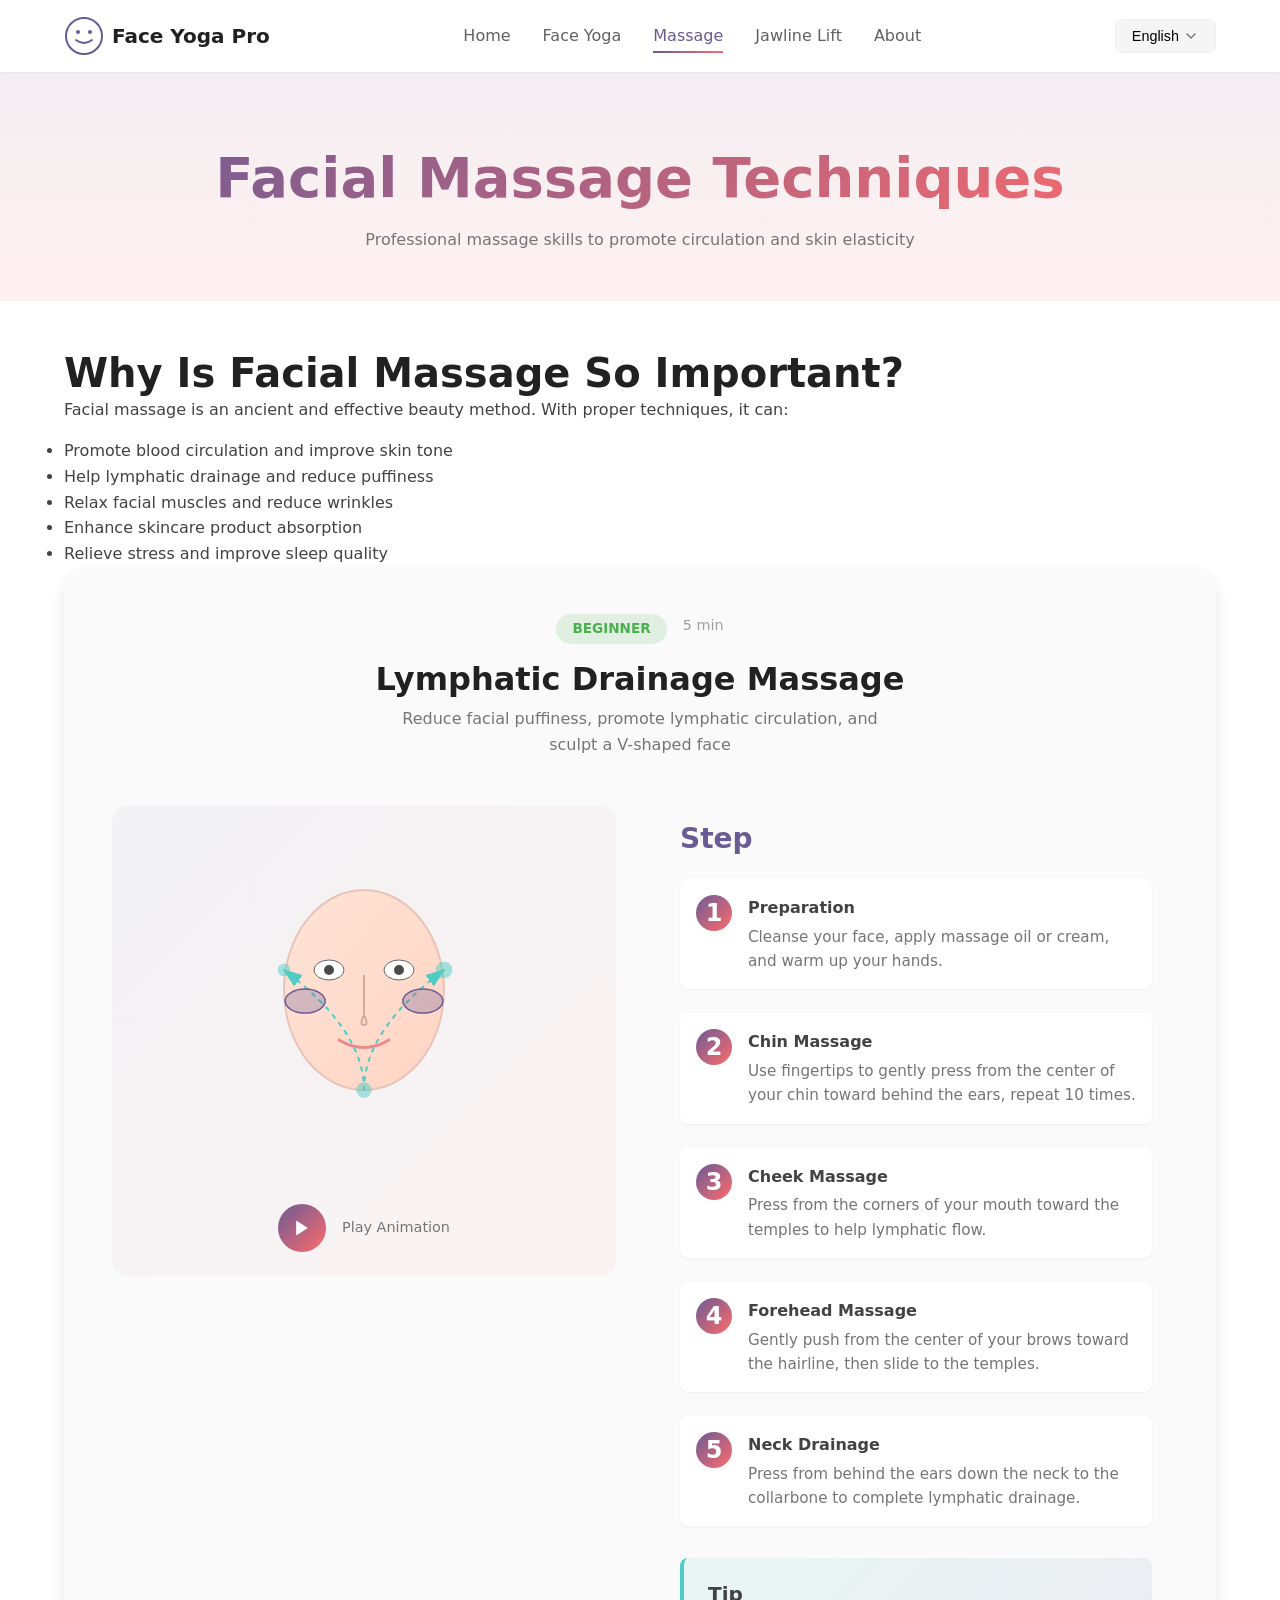
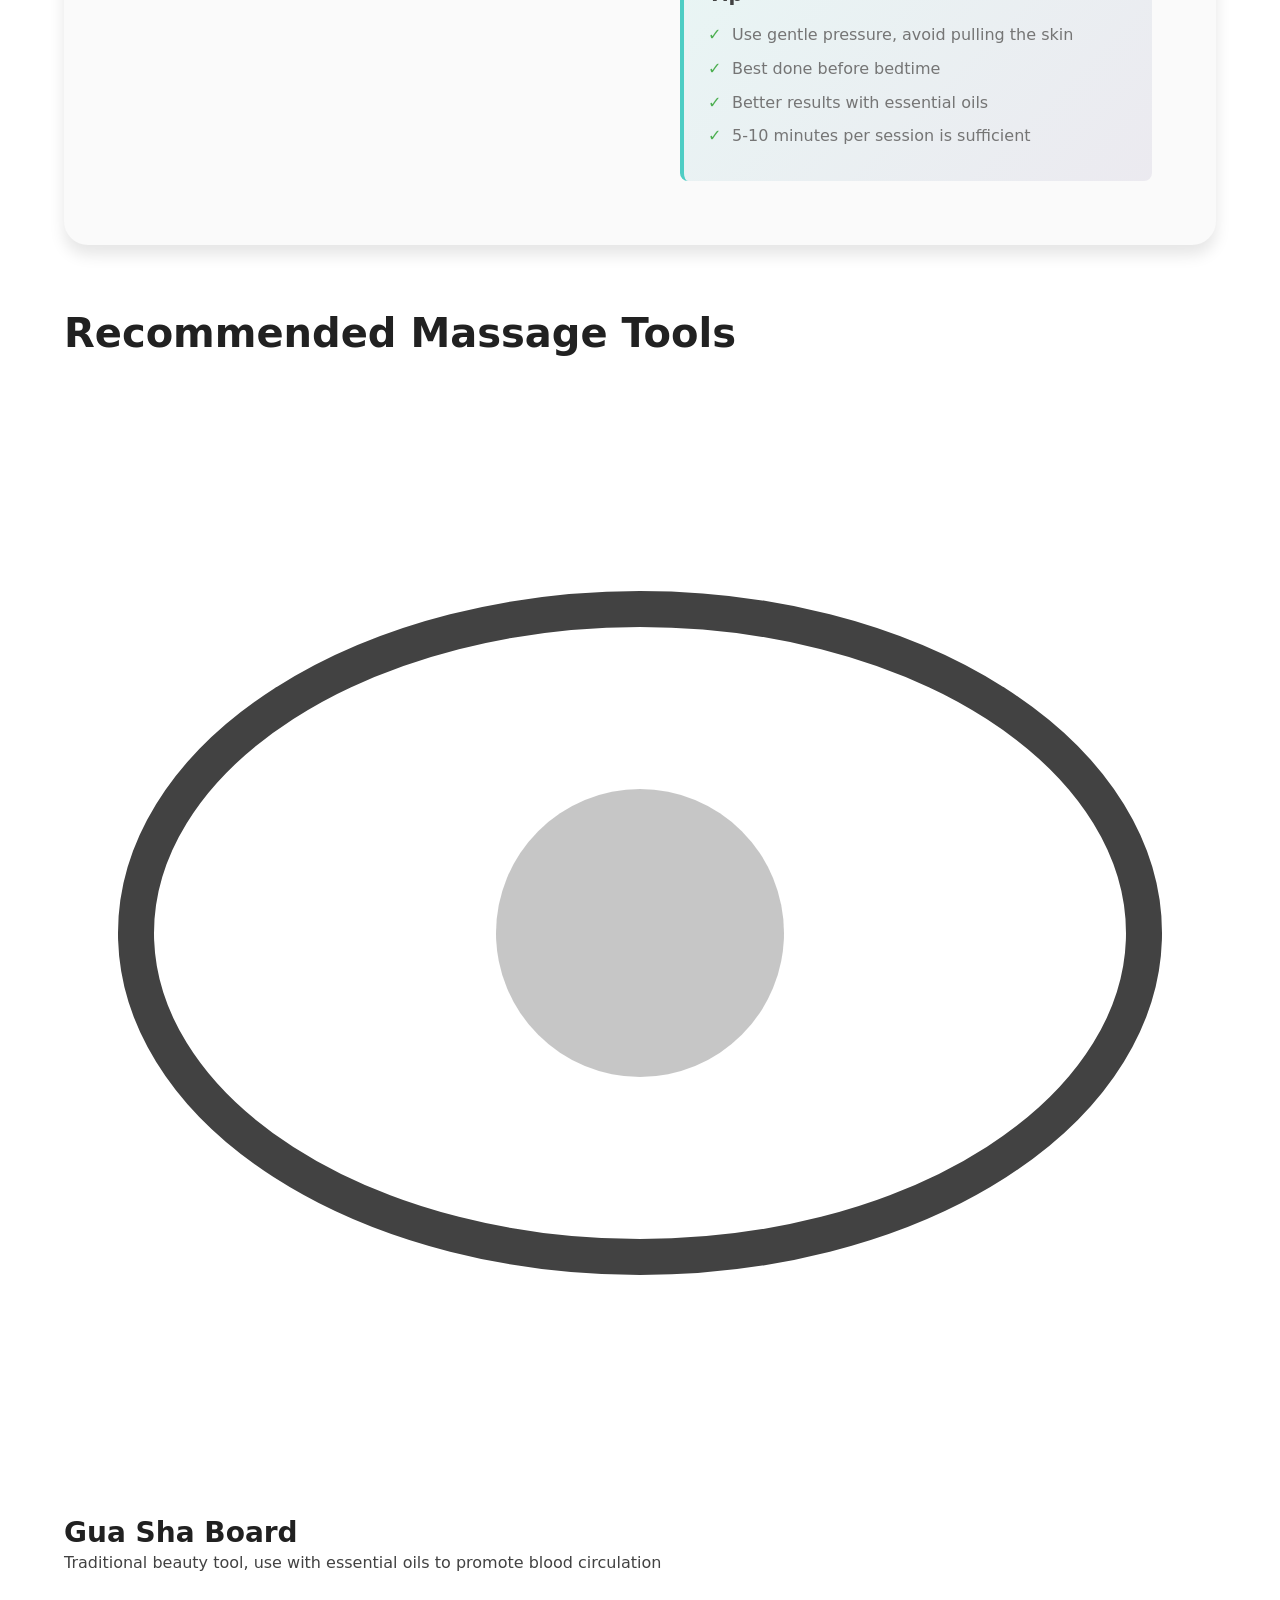
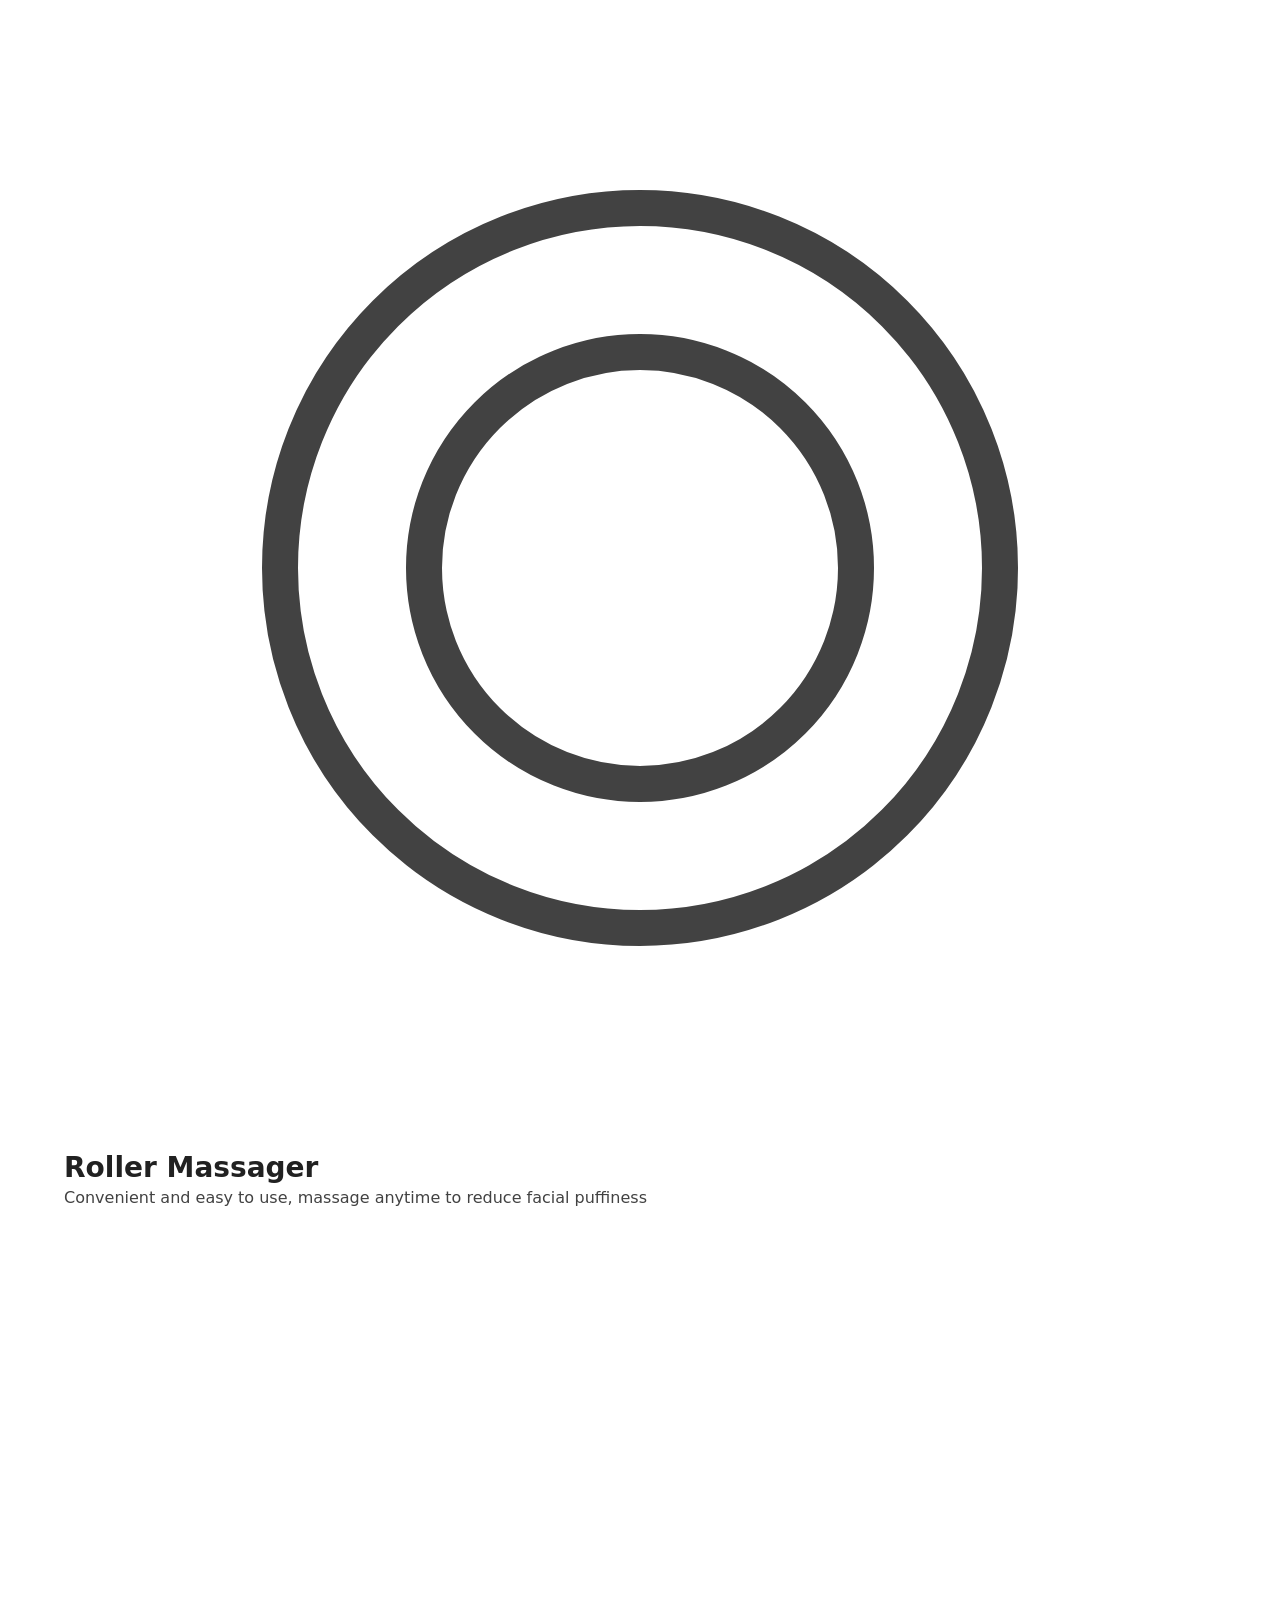
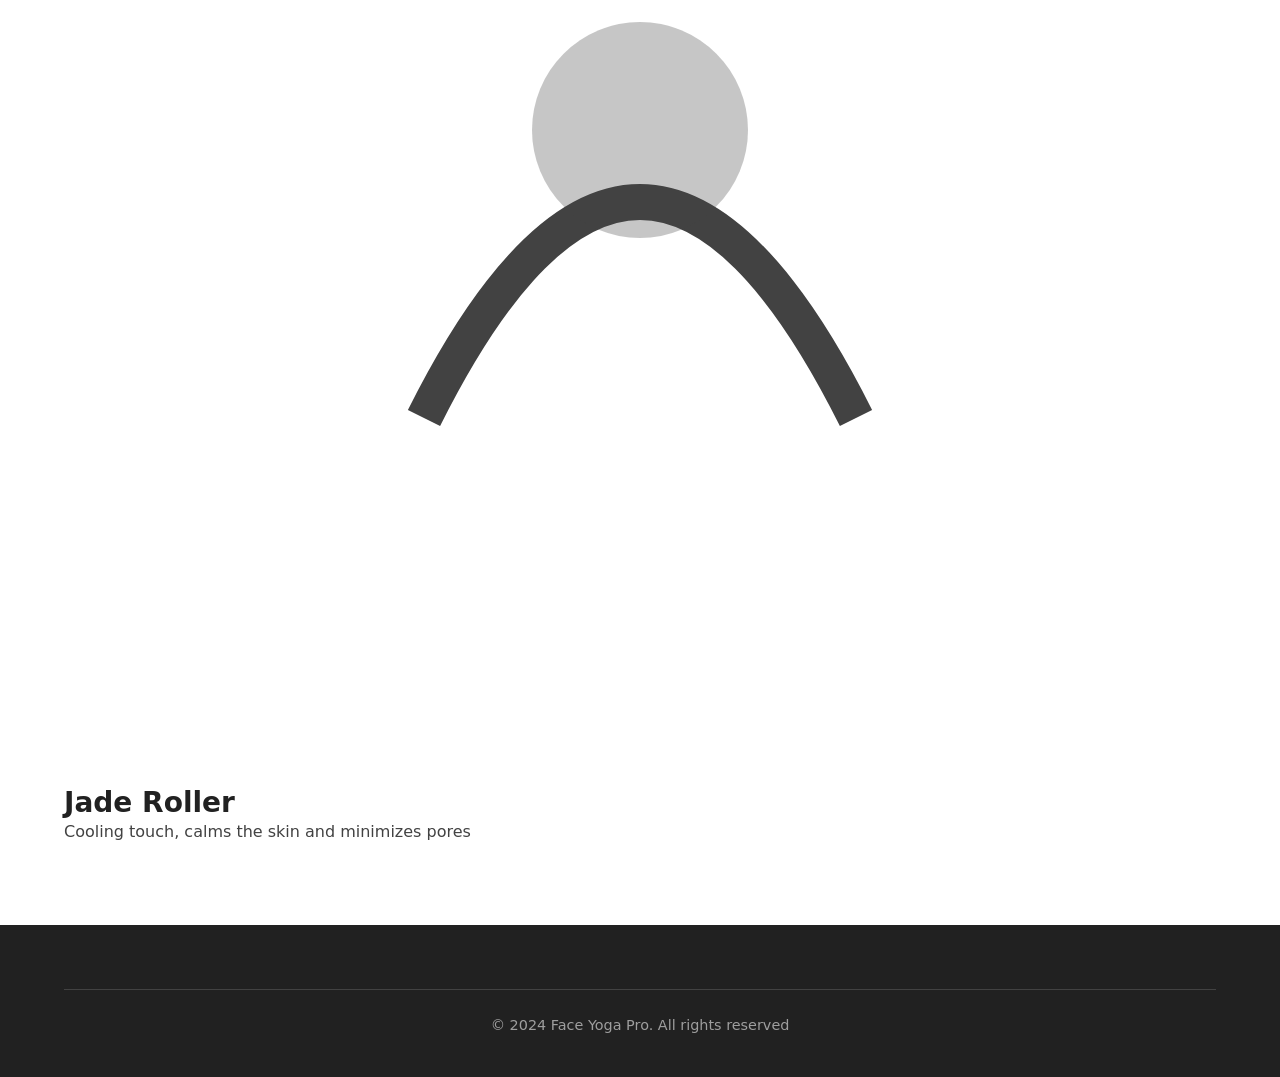
<file: massage.html>
<!DOCTYPE html>
<html lang="zh" dir="ltr">
<head>
    <meta charset="UTF-8">
    <meta name="viewport" content="width=device-width, initial-scale=1.0">
    <meta name="description" content="专业脸部按摩手法教程 - 促进血液循环，提升肌肤弹性，配合动画教学演示">
    <meta name="keywords" content="脸部按摩,面部按摩手法,淋巴排毒按摩,刮痧按摩,美容按摩">
    <title data-i18n="page.massage.title">脸部按摩手法 - Face Yoga Pro</title>
    
    <link rel="canonical" href="https://faceyoga.pro/massage.html">
    <link rel="alternate" hreflang="zh" href="https://faceyoga.pro/massage.html?lang=zh">
    <link rel="alternate" hreflang="en" href="https://faceyoga.pro/massage.html?lang=en">
    <link rel="alternate" hreflang="ja" href="https://faceyoga.pro/massage.html?lang=ja">
    <link rel="alternate" hreflang="ko" href="https://faceyoga.pro/massage.html?lang=ko">
    
    <link rel="stylesheet" href="css/style.css">
    <link rel="stylesheet" href="css/exercises.css">
    
    <script type="application/ld+json">
    {
        "@context": "https://schema.org",
        "@type": "HowTo",
        "name": "脸部按摩手法教程",
        "description": "专业按摩技巧，促进血液循环，提升肌肤弹性",
        "step": [
            {"@type": "HowToStep", "name": "淋巴排毒按摩", "text": "从下巴向耳后轻轻推按，帮助淋巴排毒"},
            {"@type": "HowToStep", "name": "额头抚平按摩", "text": "从眉心向太阳穴方向轻轻抚平"},
            {"@type": "HowToStep", "name": "眼周舒缓按摩", "text": "用无名指轻轻按压眼周穴位"}
        ]
    }
    </script>
</head>
<body>
    <!-- Navigation -->
    <nav class="navbar" role="navigation" aria-label="Main navigation">
        <div class="nav-container">
            <a href="index.html" class="logo" aria-label="Face Yoga Pro Home">
                <svg class="logo-icon" viewBox="0 0 40 40" aria-hidden="true">
                    <circle cx="20" cy="20" r="18" fill="none" stroke="currentColor" stroke-width="2"/>
                    <path d="M12 24 Q20 30 28 24" fill="none" stroke="currentColor" stroke-width="2" stroke-linecap="round"/>
                    <circle cx="14" cy="16" r="2" fill="currentColor"/>
                    <circle cx="26" cy="16" r="2" fill="currentColor"/>
                </svg>
                <span class="logo-text">Face Yoga Pro</span>
            </a>
            
            <button class="mobile-menu-btn" aria-label="Toggle menu" aria-expanded="false">
                <span class="hamburger"></span>
            </button>
            
            <ul class="nav-links" role="menubar">
                <li role="none"><a href="index.html" class="nav-link" data-i18n="nav.home" role="menuitem">首页</a></li>
                <li role="none"><a href="exercises.html" class="nav-link" data-i18n="nav.exercises" role="menuitem">脸部瑜伽</a></li>
                <li role="none"><a href="massage.html" class="nav-link active" data-i18n="nav.massage" role="menuitem">按摩手法</a></li>
                <li role="none"><a href="jawline.html" class="nav-link" data-i18n="nav.jawline" role="menuitem">下颌线提升</a></li>
                <li role="none"><a href="about.html" class="nav-link" data-i18n="nav.about" role="menuitem">关于我们</a></li>
            </ul>
            
            <div class="lang-selector" role="listbox" aria-label="Select language">
                <button class="lang-btn" aria-haspopup="listbox" aria-expanded="false">
                    <span class="current-lang">中文</span>
                    <svg class="chevron" viewBox="0 0 24 24" aria-hidden="true"><path d="M6 9l6 6 6-6"/></svg>
                </button>
                <ul class="lang-dropdown" role="listbox">
                    <li role="option" data-lang="zh" aria-selected="true">中文</li>
                    <li role="option" data-lang="en">English</li>
                    <li role="option" data-lang="ja">日本語</li>
                    <li role="option" data-lang="ko">한국어</li>
                    <li role="option" data-lang="es">Español</li>
                    <li role="option" data-lang="fr">Français</li>
                    <li role="option" data-lang="de">Deutsch</li>
                    <li role="option" data-lang="pt">Português</li>
                    <li role="option" data-lang="ru">Русский</li>
                    <li role="option" data-lang="ar">العربية</li>
                    <li role="option" data-lang="hi">हिन्दी</li>
                </ul>
            </div>
        </div>
    </nav>

    <!-- Page Header -->
    <header class="page-header">
        <div class="container">
            <h1 class="page-title" data-i18n="page.massage.title">脸部按摩手法</h1>
            <p class="page-subtitle" data-i18n="page.massage.subtitle">专业按摩技巧，促进血液循环，提升肌肤弹性</p>
        </div>
    </header>

    <!-- Main Content -->
    <main class="main-content">
        <div class="container">
            
            <!-- Introduction -->
            <section class="intro-section">
                <div class="intro-content">
                    <h2 data-i18n="page.massage.introTitle">为什么脸部按摩如此重要？</h2>
                    <p data-i18n="page.massage.introDesc">脸部按摩是一种古老而有效的美容方法，通过正确的按摩手法，可以：</p>
                    <ul class="benefits-list" id="massage-benefits">
                        <li data-benefit="0">促进血液循环，改善肤色</li>
                        <li data-benefit="1">帮助淋巴排毒，消除水肿</li>
                        <li data-benefit="2">放松面部肌肉，减少皱纹</li>
                        <li data-benefit="3">提升护肤品吸收效果</li>
                        <li data-benefit="4">舒缓压力，改善睡眠质量</li>
                    </ul>
                </div>
            </section>

            <!-- Massage Technique 1: Lymphatic Drainage -->
            <section id="lymphatic" class="exercise-section" aria-labelledby="m1-title">
                <div class="exercise-header">
                    <div class="exercise-meta">
                        <span class="exercise-level beginner" data-i18n="exercises.exercise1.level">初级</span>
                        <span class="exercise-duration" data-i18n="exercises.exercise1.duration">5分钟</span>
                    </div>
                    <h2 id="m1-title" class="exercise-title" data-i18n="page.massage.technique1.name">淋巴排毒按摩</h2>
                    <p class="exercise-description" data-i18n="page.massage.technique1.desc">消除面部水肿，促进淋巴循环，塑造小V脸</p>
                </div>
                
                <div class="exercise-content">
                    <div class="animation-container">
                        <svg class="exercise-animation-svg" viewBox="0 0 300 350" aria-label="淋巴排毒按摩动画演示">
                            <defs>
                                <linearGradient id="skinGrad2" x1="0%" y1="0%" x2="100%" y2="100%">
                                    <stop offset="0%" style="stop-color:#FFE4D6"/>
                                    <stop offset="100%" style="stop-color:#FFD4C4"/>
                                </linearGradient>
                                <marker id="arrowhead" markerWidth="10" markerHeight="7" refX="9" refY="3.5" orient="auto">
                                    <polygon points="0 0, 10 3.5, 0 7" fill="#4ECDC4"/>
                                </marker>
                            </defs>
                            
                            <!-- Face base -->
                            <ellipse cx="150" cy="160" rx="80" ry="100" fill="url(#skinGrad2)" stroke="#E8C4B8" stroke-width="2"/>
                            
                            <!-- Lymph nodes indicators -->
                            <circle cx="70" cy="140" r="8" fill="#4ECDC4" opacity="0.5">
                                <animate attributeName="r" values="6;10;6" dur="2s" repeatCount="indefinite"/>
                            </circle>
                            <circle cx="230" cy="140" r="8" fill="#4ECDC4" opacity="0.5">
                                <animate attributeName="r" values="6;10;6" dur="2s" repeatCount="indefinite" begin="0.5s"/>
                            </circle>
                            <circle cx="150" cy="260" r="6" fill="#4ECDC4" opacity="0.5">
                                <animate attributeName="r" values="4;8;4" dur="2s" repeatCount="indefinite" begin="1s"/>
                            </circle>
                            
                            <!-- Lymph flow paths (animated) -->
                            <path d="M150 260 Q150 200 70 140" fill="none" stroke="#4ECDC4" stroke-width="2" stroke-dasharray="5,5" marker-end="url(#arrowhead)">
                                <animate attributeName="stroke-dashoffset" from="0" to="-30" dur="2s" repeatCount="indefinite"/>
                            </path>
                            <path d="M150 260 Q150 200 230 140" fill="none" stroke="#4ECDC4" stroke-width="2" stroke-dasharray="5,5" marker-end="url(#arrowhead)">
                                <animate attributeName="stroke-dashoffset" from="0" to="-30" dur="2s" repeatCount="indefinite"/>
                            </path>
                            
                            <!-- Massage motion hands -->
                            <g class="massage-hands">
                                <ellipse cx="120" cy="200" rx="20" ry="12" fill="rgba(107,91,149,0.3)" stroke="#6B5B95" stroke-width="1.5">
                                    <animate attributeName="cx" values="120;80;120" dur="3s" repeatCount="indefinite"/>
                                    <animate attributeName="cy" values="200;160;200" dur="3s" repeatCount="indefinite"/>
                                </ellipse>
                                <ellipse cx="180" cy="200" rx="20" ry="12" fill="rgba(107,91,149,0.3)" stroke="#6B5B95" stroke-width="1.5">
                                    <animate attributeName="cx" values="180;220;180" dur="3s" repeatCount="indefinite"/>
                                    <animate attributeName="cy" values="200;160;200" dur="3s" repeatCount="indefinite"/>
                                </ellipse>
                            </g>
                            
                            <!-- Eyes -->
                            <ellipse cx="115" cy="140" rx="15" ry="10" fill="white" stroke="#666" stroke-width="1"/>
                            <ellipse cx="185" cy="140" rx="15" ry="10" fill="white" stroke="#666" stroke-width="1"/>
                            <circle cx="115" cy="140" r="5" fill="#4A4A4A"/>
                            <circle cx="185" cy="140" r="5" fill="#4A4A4A"/>
                            
                            <!-- Nose -->
                            <path d="M150 145 L150 185 Q145 195 150 195 Q155 195 150 185" fill="none" stroke="#D4A89A" stroke-width="2"/>
                            
                            <!-- Mouth -->
                            <path d="M125 210 Q150 225 175 210" fill="none" stroke="#E88B8B" stroke-width="3" stroke-linecap="round"/>
                        </svg>
                        
                        <div class="animation-controls">
                            <button class="play-pause-btn" aria-label="播放/暂停动画">
                                <svg class="play-icon" viewBox="0 0 24 24"><polygon points="5,3 19,12 5,21"/></svg>
                                <svg class="pause-icon" viewBox="0 0 24 24" style="display:none;"><rect x="6" y="4" width="4" height="16"/><rect x="14" y="4" width="4" height="16"/></svg>
                            </button>
                            <span class="animation-label" data-i18n="animation.play">播放动画</span>
                        </div>
                    </div>
                    
                    <div class="exercise-instructions">
                        <h3 data-i18n="animation.step">按摩步骤</h3>
                        <ol class="steps-list" id="lymphatic-steps">
                            <li data-step="0"><span class="step-number">1</span><div class="step-content"><strong data-step-title="0">准备</strong><p data-step-content="0">清洁面部，涂抹按摩油或面霜，双手搓热。</p></div></li>
                            <li data-step="1"><span class="step-number">2</span><div class="step-content"><strong data-step-title="1">下巴按摩</strong><p data-step-content="1">用指腹从下巴中央向耳后方向轻轻推按，重复10次。</p></div></li>
                            <li data-step="2"><span class="step-number">3</span><div class="step-content"><strong data-step-title="2">脸颊按摩</strong><p data-step-content="2">从嘴角向太阳穴方向推按，帮助淋巴流动。</p></div></li>
                            <li data-step="3"><span class="step-number">4</span><div class="step-content"><strong data-step-title="3">额头按摩</strong><p data-step-content="3">从眉心向发际线方向轻推，最后滑向太阳穴。</p></div></li>
                            <li data-step="4"><span class="step-number">5</span><div class="step-content"><strong data-step-title="4">颈部排毒</strong><p data-step-content="4">从耳后沿颈部向下推至锁骨，完成淋巴排毒。</p></div></li>
                        </ol>
                        
                        <div class="exercise-tips">
                            <h4 data-i18n="animation.tip">💡 小贴士</h4>
                            <ul id="lymphatic-tips">
                                <li data-tip="0">按摩力度要轻柔，不要拉扯皮肤</li>
                                <li data-tip="1">最好在晚上睡前进行</li>
                                <li data-tip="2">配合精油效果更佳</li>
                                <li data-tip="3">每次按摩5-10分钟即可</li>
                            </ul>
                        </div>
                    </div>
                </div>
            </section>

            <!-- Massage Tools Section -->
            <section class="tools-section">
                <h2 data-i18n="page.massage.tools.title">推荐按摩工具</h2>
                <div class="tools-grid">
                    <div class="tool-card">
                        <div class="tool-icon">
                            <svg viewBox="0 0 64 64">
                                <ellipse cx="32" cy="32" rx="28" ry="18" fill="none" stroke="currentColor" stroke-width="2"/>
                                <circle cx="32" cy="32" r="8" fill="currentColor" opacity="0.3"/>
                            </svg>
                        </div>
                        <h3 data-i18n="page.massage.tools.tool1.name">刮痧板</h3>
                        <p data-i18n="page.massage.tools.tool1.desc">传统美容工具，配合精油使用，促进血液循环</p>
                    </div>
                    <div class="tool-card">
                        <div class="tool-icon">
                            <svg viewBox="0 0 64 64">
                                <circle cx="32" cy="32" r="20" fill="none" stroke="currentColor" stroke-width="2"/>
                                <circle cx="32" cy="32" r="12" fill="none" stroke="currentColor" stroke-width="2"/>
                            </svg>
                        </div>
                        <h3 data-i18n="page.massage.tools.tool2.name">滚轮按摩器</h3>
                        <p data-i18n="page.massage.tools.tool2.desc">方便易用，随时随地按摩，消除面部水肿</p>
                    </div>
                    <div class="tool-card">
                        <div class="tool-icon">
                            <svg viewBox="0 0 64 64">
                                <path d="M20 44 Q32 20 44 44" fill="none" stroke="currentColor" stroke-width="2"/>
                                <circle cx="32" cy="28" r="6" fill="currentColor" opacity="0.3"/>
                            </svg>
                        </div>
                        <h3 data-i18n="page.massage.tools.tool3.name">玉石按摩棒</h3>
                        <p data-i18n="page.massage.tools.tool3.desc">冰凉触感，镇静肌肤，缩小毛孔</p>
                    </div>
                </div>
            </section>

        </div>
    </main>

    <!-- Footer -->
    <footer class="footer" role="contentinfo">
        <div class="container">
            <div class="footer-bottom">
                <p>&copy; 2024 Face Yoga Pro. <span data-i18n="footer.rights">保留所有权利</span></p>
            </div>
        </div>
    </footer>

    <script src="js/i18n.js"></script>
    <script src="js/main.js"></script>
    <script>
        // Extended i18n for complex content
        (function() {
            // Wait for i18n to be ready
            function waitForI18n(callback, maxAttempts = 50) {
                let attempts = 0;
                const check = () => {
                    attempts++;
                    if (window.i18n && window.i18n.translations && window.i18n.translations.page) {
                        callback();
                    } else if (attempts < maxAttempts) {
                        setTimeout(check, 100);
                    }
                };
                check();
            }
            
            // Apply translations when i18n is ready
            waitForI18n(function() {
                applyExtendedTranslations();
            });
            
            // Also apply when language changes
            window.addEventListener('languageChanged', function() {
                applyExtendedTranslations();
            });
            
            function applyExtendedTranslations() {
                const t = window.i18n.translations;
                if (!t || !t.page) return;
                
                // Apply massage benefits
                const benefitsList = document.getElementById('massage-benefits');
                if (benefitsList && t.page.massage && t.page.massage.benefits) {
                    const benefits = t.page.massage.benefits;
                    benefitsList.querySelectorAll('li').forEach((li, index) => {
                        if (benefits[index]) {
                            li.textContent = benefits[index];
                        }
                    });
                }
                
                // Apply lymphatic steps
                const stepsList = document.getElementById('lymphatic-steps');
                if (stepsList && t.page.massage && t.page.massage.technique1 && t.page.massage.technique1.steps) {
                    const steps = t.page.massage.technique1.steps;
                    stepsList.querySelectorAll('li').forEach((li, index) => {
                        if (steps[index]) {
                            const titleEl = li.querySelector('[data-step-title]');
                            const contentEl = li.querySelector('[data-step-content]');
                            if (titleEl) titleEl.textContent = steps[index].title;
                            if (contentEl) contentEl.textContent = steps[index].content;
                        }
                    });
                }
                
                // Apply lymphatic tips
                const tipsList = document.getElementById('lymphatic-tips');
                if (tipsList && t.page.massage && t.page.massage.technique1 && t.page.massage.technique1.tips) {
                    const tips = t.page.massage.technique1.tips;
                    tipsList.querySelectorAll('li').forEach((li, index) => {
                        if (tips[index]) {
                            li.textContent = tips[index];
                        }
                    });
                }
            }
        })();
    </script>
</body>
</html>
</file>
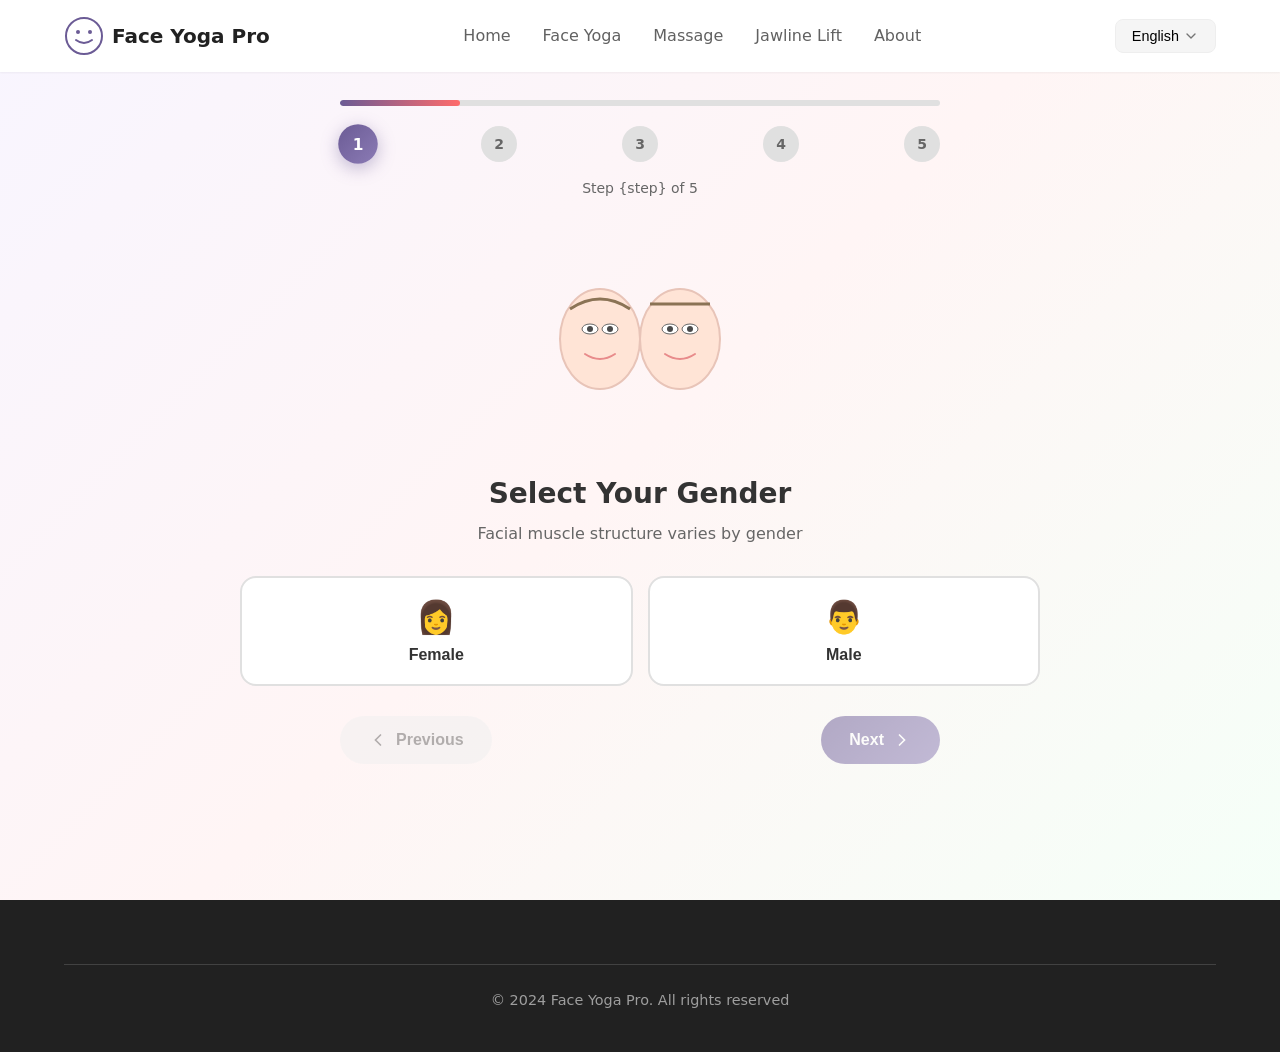
<file: quiz.html>
<!DOCTYPE html>
<html lang="zh" dir="ltr">
<head>
    <meta charset="UTF-8">
    <meta name="viewport" content="width=device-width, initial-scale=1.0">
    <meta name="description" content="美丽导航 - 通过简单的问答，为您推荐最适合的脸部瑜伽方案">
    <meta name="keywords" content="脸部瑜伽测试,面部瑜伽推荐,个性化护肤方案,颜面诊断">
    <title data-i18n="page.quiz.title">美丽导航 - Face Yoga Pro</title>
    
    <link rel="canonical" href="https://lisani0429.github.io/face-yoga-pro/quiz.html">
    <link rel="alternate" hreflang="zh" href="https://lisani0429.github.io/face-yoga-pro/quiz.html?lang=zh">
    <link rel="alternate" hreflang="en" href="https://lisani0429.github.io/face-yoga-pro/quiz.html?lang=en">
    <link rel="alternate" hreflang="ja" href="https://lisani0429.github.io/face-yoga-pro/quiz.html?lang=ja">
    <link rel="alternate" hreflang="ko" href="https://lisani0429.github.io/face-yoga-pro/quiz.html?lang=ko">
    
    <link rel="stylesheet" href="css/style.css">
    <link rel="stylesheet" href="css/quiz.css">
    
    <script type="application/ld+json">
    {
        "@context": "https://schema.org",
        "@type": "WebApplication",
        "name": "美丽导航 - Face Yoga Pro",
        "description": "个性化脸部瑜伽方案推荐工具",
        "applicationCategory": "HealthApplication",
        "operatingSystem": "Web",
        "offers": {
            "@type": "Offer",
            "price": "0",
            "priceCurrency": "USD"
        }
    }
    </script>
</head>
<body>
    <!-- Navigation -->
    <nav class="navbar" role="navigation" aria-label="Main navigation">
        <div class="nav-container">
            <a href="index.html" class="logo" aria-label="Face Yoga Pro Home">
                <svg class="logo-icon" viewBox="0 0 40 40" aria-hidden="true">
                    <circle cx="20" cy="20" r="18" fill="none" stroke="currentColor" stroke-width="2"/>
                    <path d="M12 24 Q20 30 28 24" fill="none" stroke="currentColor" stroke-width="2" stroke-linecap="round"/>
                    <circle cx="14" cy="16" r="2" fill="currentColor"/>
                    <circle cx="26" cy="16" r="2" fill="currentColor"/>
                </svg>
                <span class="logo-text">Face Yoga Pro</span>
            </a>
            
            <button class="mobile-menu-btn" aria-label="Toggle menu" aria-expanded="false">
                <span class="hamburger"></span>
            </button>
            
            <ul class="nav-links" role="menubar">
                <li role="none"><a href="index.html" class="nav-link" data-i18n="nav.home" role="menuitem">首页</a></li>
                <li role="none"><a href="exercises.html" class="nav-link" data-i18n="nav.exercises" role="menuitem">脸部瑜伽</a></li>
                <li role="none"><a href="massage.html" class="nav-link" data-i18n="nav.massage" role="menuitem">按摩手法</a></li>
                <li role="none"><a href="jawline.html" class="nav-link" data-i18n="nav.jawline" role="menuitem">下颌线提升</a></li>
                <li role="none"><a href="about.html" class="nav-link" data-i18n="nav.about" role="menuitem">关于我们</a></li>
            </ul>
            
            <div class="lang-selector" role="listbox" aria-label="Select language">
                <button class="lang-btn" aria-haspopup="listbox" aria-expanded="false">
                    <span class="current-lang">中文</span>
                    <svg class="chevron" viewBox="0 0 24 24" aria-hidden="true"><path d="M6 9l6 6 6-6"/></svg>
                </button>
                <ul class="lang-dropdown" role="listbox">
                    <li role="option" data-lang="zh" aria-selected="true">中文</li>
                    <li role="option" data-lang="en">English</li>
                    <li role="option" data-lang="ja">日本語</li>
                    <li role="option" data-lang="ko">한국어</li>
                    <li role="option" data-lang="es">Español</li>
                    <li role="option" data-lang="fr">Français</li>
                    <li role="option" data-lang="de">Deutsch</li>
                    <li role="option" data-lang="pt">Português</li>
                    <li role="option" data-lang="ru">Русский</li>
                    <li role="option" data-lang="ar">العربية</li>
                    <li role="option" data-lang="hi">हिन्दी</li>
                </ul>
            </div>
        </div>
    </nav>

    <!-- Quiz Container -->
    <main class="quiz-container">
        <!-- Progress Bar -->
        <div class="quiz-progress">
            <div class="progress-track">
                <div class="progress-fill" id="progress-fill"></div>
            </div>
            <div class="progress-steps">
                <span class="progress-step active" data-step="1">1</span>
                <span class="progress-step" data-step="2">2</span>
                <span class="progress-step" data-step="3">3</span>
                <span class="progress-step" data-step="4">4</span>
                <span class="progress-step" data-step="5">5</span>
            </div>
            <p class="progress-text" data-i18n="quiz.progress">第 <span id="current-step">1</span> 步，共 5 步</p>
        </div>

        <!-- Quiz Content -->
        <div class="quiz-content">
            <!-- Step 1: Gender -->
            <div class="quiz-step active" data-step="1">
                <div class="step-illustration">
                    <svg viewBox="0 0 200 200" class="gender-illustration">
                        <!-- Left face (female) -->
                        <ellipse cx="60" cy="100" rx="40" ry="50" fill="#FFE4D6" stroke="#E8C4B8" stroke-width="2"/>
                        <ellipse cx="50" cy="90" rx="8" ry="5" fill="white" stroke="#666" stroke-width="1"/>
                        <ellipse cx="70" cy="90" rx="8" ry="5" fill="white" stroke="#666" stroke-width="1"/>
                        <circle cx="50" cy="90" r="3" fill="#4A4A4A"/>
                        <circle cx="70" cy="90" r="3" fill="#4A4A4A"/>
                        <path d="M45 115 Q60 125 75 115" fill="none" stroke="#E88B8B" stroke-width="2" stroke-linecap="round"/>
                        <path d="M30 70 Q60 50 90 70" fill="none" stroke="#8B7355" stroke-width="3"/>
                        
                        <!-- Right face (male) -->
                        <ellipse cx="140" cy="100" rx="40" ry="50" fill="#FFE4D6" stroke="#E8C4B8" stroke-width="2"/>
                        <ellipse cx="130" cy="90" rx="8" ry="5" fill="white" stroke="#666" stroke-width="1"/>
                        <ellipse cx="150" cy="90" rx="8" ry="5" fill="white" stroke="#666" stroke-width="1"/>
                        <circle cx="130" cy="90" r="3" fill="#4A4A4A"/>
                        <circle cx="150" cy="90" r="3" fill="#4A4A4A"/>
                        <path d="M125 115 Q140 125 155 115" fill="none" stroke="#E88B8B" stroke-width="2" stroke-linecap="round"/>
                        <path d="M110 65 L170 65" fill="none" stroke="#8B7355" stroke-width="3"/>
                    </svg>
                </div>
                <h2 class="step-title" data-i18n="quiz.step1.title">选择您的性别</h2>
                <p class="step-subtitle" data-i18n="quiz.step1.subtitle">不同性别的面部肌肉结构有所不同</p>
                <div class="option-grid gender-options">
                    <button class="quiz-option" data-value="female" data-field="gender">
                        <span class="option-icon">👩</span>
                        <span class="option-label" data-i18n="quiz.gender.female">女性</span>
                    </button>
                    <button class="quiz-option" data-value="male" data-field="gender">
                        <span class="option-icon">👨</span>
                        <span class="option-label" data-i18n="quiz.gender.male">男性</span>
                    </button>
                </div>
            </div>

            <!-- Step 2: Age -->
            <div class="quiz-step" data-step="2">
                <div class="step-illustration">
                    <svg viewBox="0 0 200 150" class="age-illustration">
                        <!-- Timeline -->
                        <line x1="20" y1="75" x2="180" y2="75" stroke="#E0E0E0" stroke-width="4" stroke-linecap="round"/>
                        <!-- Age markers -->
                        <circle cx="40" cy="75" r="8" fill="#FFB6C1"/>
                        <circle cx="80" cy="75" r="8" fill="#DDA0DD"/>
                        <circle cx="120" cy="75" r="8" fill="#9370DB"/>
                        <circle cx="160" cy="75" r="8" fill="#6B5B95"/>
                        <!-- Labels -->
                        <text x="40" y="100" text-anchor="middle" fill="#666" font-size="10">20s</text>
                        <text x="80" y="100" text-anchor="middle" fill="#666" font-size="10">30s</text>
                        <text x="120" y="100" text-anchor="middle" fill="#666" font-size="10">40s</text>
                        <text x="160" y="100" text-anchor="middle" fill="#666" font-size="10">50+</text>
                        <!-- Sparkles -->
                        <circle cx="60" cy="50" r="3" fill="#FFD700" opacity="0.6"/>
                        <circle cx="100" cy="40" r="4" fill="#FFD700" opacity="0.8"/>
                        <circle cx="140" cy="55" r="3" fill="#FFD700" opacity="0.7"/>
                    </svg>
                </div>
                <h2 class="step-title" data-i18n="quiz.step2.title">您的年龄段是？</h2>
                <p class="step-subtitle" data-i18n="quiz.step2.subtitle">不同年龄段的肌肤需求不同</p>
                <div class="option-grid age-options">
                    <button class="quiz-option" data-value="20-29" data-field="age">
                        <span class="option-label">20-29</span>
                    </button>
                    <button class="quiz-option" data-value="30-39" data-field="age">
                        <span class="option-label">30-39</span>
                    </button>
                    <button class="quiz-option" data-value="40-49" data-field="age">
                        <span class="option-label">40-49</span>
                    </button>
                    <button class="quiz-option" data-value="50+" data-field="age">
                        <span class="option-label">50+</span>
                    </button>
                </div>
            </div>

            <!-- Step 3: Main Concerns -->
            <div class="quiz-step" data-step="3">
                <div class="step-illustration">
                    <svg viewBox="0 0 200 200" class="concerns-illustration">
                        <!-- Face outline -->
                        <ellipse cx="100" cy="100" rx="60" ry="75" fill="#FFE4D6" stroke="#E8C4B8" stroke-width="2"/>
                        <!-- Concern areas with highlights -->
                        <!-- Forehead -->
                        <ellipse cx="100" cy="45" rx="35" ry="15" fill="rgba(255,107,107,0.3)" stroke="#FF6B6B" stroke-width="1" stroke-dasharray="3,2"/>
                        <!-- Eyes -->
                        <ellipse cx="75" cy="85" rx="18" ry="12" fill="rgba(78,205,196,0.3)" stroke="#4ECDC4" stroke-width="1" stroke-dasharray="3,2"/>
                        <ellipse cx="125" cy="85" rx="18" ry="12" fill="rgba(78,205,196,0.3)" stroke="#4ECDC4" stroke-width="1" stroke-dasharray="3,2"/>
                        <!-- Cheeks -->
                        <ellipse cx="65" cy="115" rx="20" ry="15" fill="rgba(233,30,99,0.2)" stroke="#E91E63" stroke-width="1" stroke-dasharray="3,2"/>
                        <ellipse cx="135" cy="115" rx="20" ry="15" fill="rgba(233,30,99,0.2)" stroke="#E91E63" stroke-width="1" stroke-dasharray="3,2"/>
                        <!-- Jawline -->
                        <path d="M40 130 Q40 175 100 180 Q160 175 160 130" fill="none" stroke="#6B5B95" stroke-width="2" stroke-dasharray="5,3"/>
                        <!-- Neck -->
                        <path d="M70 175 Q70 195 80 200 M130 175 Q130 195 120 200" fill="none" stroke="#FFB74D" stroke-width="2" stroke-dasharray="3,2"/>
                    </svg>
                </div>
                <h2 class="step-title" data-i18n="quiz.step3.title">您最想改善哪些问题？</h2>
                <p class="step-subtitle" data-i18n="quiz.step3.subtitle">可多选，我们会为您定制专属方案</p>
                <div class="option-grid concerns-options multi-select">
                    <button class="quiz-option" data-value="wrinkles" data-field="concerns">
                        <span class="option-icon">✨</span>
                        <span class="option-label" data-i18n="quiz.concern.wrinkles">皱纹细纹</span>
                    </button>
                    <button class="quiz-option" data-value="sagging" data-field="concerns">
                        <span class="option-icon">⬆️</span>
                        <span class="option-label" data-i18n="quiz.concern.sagging">面部松弛</span>
                    </button>
                    <button class="quiz-option" data-value="double-chin" data-field="concerns">
                        <span class="option-icon">下巴</span>
                        <span class="option-label" data-i18n="quiz.concern.doubleChin">双下巴</span>
                    </button>
                    <button class="quiz-option" data-value="jawline" data-field="concerns">
                        <span class="option-icon">💎</span>
                        <span class="option-label" data-i18n="quiz.concern.jawline">下颌线模糊</span>
                    </button>
                    <button class="quiz-option" data-value="eye-bags" data-field="concerns">
                        <span class="option-icon">👁️</span>
                        <span class="option-label" data-i18n="quiz.concern.eyeBags">眼袋黑眼圈</span>
                    </button>
                    <button class="quiz-option" data-value="forehead-lines" data-field="concerns">
                        <span class="option-icon">📏</span>
                        <span class="option-label" data-i18n="quiz.concern.foreheadLines">抬头纹</span>
                    </button>
                </div>
            </div>

            <!-- Step 4: Time Available -->
            <div class="quiz-step" data-step="4">
                <div class="step-illustration">
                    <svg viewBox="0 0 200 150" class="time-illustration">
                        <!-- Clock -->
                        <circle cx="100" cy="75" r="50" fill="none" stroke="#6B5B95" stroke-width="4"/>
                        <circle cx="100" cy="75" r="45" fill="#F8F5FF"/>
                        <!-- Clock marks -->
                        <line x1="100" y1="35" x2="100" y2="45" stroke="#6B5B95" stroke-width="2"/>
                        <line x1="100" y1="105" x2="100" y2="115" stroke="#6B5B95" stroke-width="2"/>
                        <line x1="60" y1="75" x2="70" y2="75" stroke="#6B5B95" stroke-width="2"/>
                        <line x1="130" y1="75" x2="140" y2="75" stroke="#6B5B95" stroke-width="2"/>
                        <!-- Clock hands -->
                        <line x1="100" y1="75" x2="100" y2="50" stroke="#FF6B6B" stroke-width="3" stroke-linecap="round">
                            <animateTransform attributeName="transform" type="rotate" from="0 100 75" to="360 100 75" dur="60s" repeatCount="indefinite"/>
                        </line>
                        <line x1="100" y1="75" x2="120" y2="75" stroke="#4ECDC4" stroke-width="2" stroke-linecap="round"/>
                        <!-- Center dot -->
                        <circle cx="100" cy="75" r="4" fill="#6B5B95"/>
                    </svg>
                </div>
                <h2 class="step-title" data-i18n="quiz.step4.title">您每天能投入多少时间？</h2>
                <p class="step-subtitle" data-i18n="quiz.step4.subtitle">我们会根据您的时间安排合适的练习</p>
                <div class="option-grid time-options">
                    <button class="quiz-option" data-value="5" data-field="time">
                        <span class="option-icon">⚡</span>
                        <span class="option-label" data-i18n="quiz.time.min5">5分钟</span>
                        <span class="option-desc" data-i18n="quiz.time.min5Desc">快速见效</span>
                    </button>
                    <button class="quiz-option" data-value="10" data-field="time">
                        <span class="option-icon">⏰</span>
                        <span class="option-label" data-i18n="quiz.time.min10">10分钟</span>
                        <span class="option-desc" data-i18n="quiz.time.min10Desc">推荐时长</span>
                    </button>
                    <button class="quiz-option" data-value="15" data-field="time">
                        <span class="option-icon">🌟</span>
                        <span class="option-label" data-i18n="quiz.time.min15">15分钟</span>
                        <span class="option-desc" data-i18n="quiz.time.min15Desc">深度练习</span>
                    </button>
                    <button class="quiz-option" data-value="20+" data-field="time">
                        <span class="option-icon">💪</span>
                        <span class="option-label" data-i18n="quiz.time.min20">20分钟+</span>
                        <span class="option-desc" data-i18n="quiz.time.min20Desc">全面护理</span>
                    </button>
                </div>
            </div>

            <!-- Step 5: Goals -->
            <div class="quiz-step" data-step="5">
                <div class="step-illustration">
                    <svg viewBox="0 0 200 150" class="goals-illustration">
                        <!-- Target/Bullseye -->
                        <circle cx="100" cy="75" r="50" fill="none" stroke="#FF6B6B" stroke-width="2"/>
                        <circle cx="100" cy="75" r="35" fill="none" stroke="#FFB74D" stroke-width="2"/>
                        <circle cx="100" cy="75" r="20" fill="none" stroke="#4ECDC4" stroke-width="2"/>
                        <circle cx="100" cy="75" r="8" fill="#6B5B95"/>
                        <!-- Arrow -->
                        <path d="M150 30 L110 70" stroke="#6B5B95" stroke-width="3" stroke-linecap="round"/>
                        <path d="M150 30 L140 35 M150 30 L145 40" stroke="#6B5B95" stroke-width="3" stroke-linecap="round" stroke-linejoin="round"/>
                        <!-- Stars -->
                        <text x="160" y="25" font-size="16">⭐</text>
                        <text x="170" y="50" font-size="12">✨</text>
                    </svg>
                </div>
                <h2 class="step-title" data-i18n="quiz.step5.title">您的主要目标是什么？</h2>
                <p class="step-subtitle" data-i18n="quiz.step5.subtitle">选择最符合您期望的选项</p>
                <div class="option-grid goals-options">
                    <button class="quiz-option" data-value="anti-aging" data-field="goal">
                        <span class="option-icon">🌸</span>
                        <span class="option-label" data-i18n="quiz.goal.antiAging">抗衰老</span>
                        <span class="option-desc" data-i18n="quiz.goal.antiAgingDesc">延缓衰老迹象</span>
                    </button>
                    <button class="quiz-option" data-value="contouring" data-field="goal">
                        <span class="option-icon">💎</span>
                        <span class="option-label" data-i18n="quiz.goal.contouring">塑形紧致</span>
                        <span class="option-desc" data-i18n="quiz.goal.contouringDesc">提升面部轮廓</span>
                    </button>
                    <button class="quiz-option" data-value="relaxation" data-field="goal">
                        <span class="option-icon">🧘</span>
                        <span class="option-label" data-i18n="quiz.goal.relaxation">放松减压</span>
                        <span class="option-desc" data-i18n="quiz.goal.relaxationDesc">舒缓面部紧张</span>
                    </button>
                    <button class="quiz-option" data-value="radiance" data-field="goal">
                        <span class="option-icon">✨</span>
                        <span class="option-label" data-i18n="quiz.goal.radiance">焕发光彩</span>
                        <span class="option-desc" data-i18n="quiz.goal.radianceDesc">改善肤色气色</span>
                    </button>
                </div>
            </div>

            <!-- Results -->
            <div class="quiz-step quiz-results" data-step="results">
                <div class="results-header">
                    <div class="results-icon">🎉</div>
                    <h2 class="results-title" data-i18n="quiz.results.title">您的专属方案已生成！</h2>
                    <p class="results-subtitle" data-i18n="quiz.results.subtitle">根据您的需求，我们为您推荐以下练习</p>
                </div>
                
                <div class="results-summary">
                    <div class="summary-card">
                        <h3 data-i18n="quiz.results.yourProfile">您的档案</h3>
                        <div class="profile-tags" id="profile-tags"></div>
                    </div>
                </div>
                
                <div class="recommended-exercises" id="recommended-exercises">
                    <!-- Will be populated by JavaScript -->
                </div>
                
                <div class="results-cta">
                    <a href="exercises.html" class="cta-primary" data-i18n="quiz.results.startNow">立即开始练习</a>
                    <button class="cta-secondary" onclick="restartQuiz()" data-i18n="quiz.results.retake">重新测试</button>
                </div>
            </div>
        </div>

        <!-- Navigation Buttons -->
        <div class="quiz-nav" id="quiz-nav">
            <button class="nav-btn prev-btn" id="prev-btn" disabled>
                <svg viewBox="0 0 24 24" width="20" height="20"><path d="M15 18l-6-6 6-6" fill="none" stroke="currentColor" stroke-width="2" stroke-linecap="round"/></svg>
                <span data-i18n="quiz.nav.prev">上一步</span>
            </button>
            <button class="nav-btn next-btn" id="next-btn" disabled>
                <span data-i18n="quiz.nav.next">下一步</span>
                <svg viewBox="0 0 24 24" width="20" height="20"><path d="M9 18l6-6-6-6" fill="none" stroke="currentColor" stroke-width="2" stroke-linecap="round"/></svg>
            </button>
        </div>
    </main>

    <!-- Footer -->
    <footer class="footer" role="contentinfo">
        <div class="container">
            <div class="footer-bottom">
                <p>&copy; 2024 Face Yoga Pro. <span data-i18n="footer.rights">保留所有权利</span></p>
            </div>
        </div>
    </footer>

    <script src="js/i18n.js"></script>
    <script src="js/main.js"></script>
    <script src="js/quiz.js"></script>
</body>
</html>
</file>
<file: css/style.css>
/* ========================================
   Face Yoga Pro - Main Stylesheet
   Modern, responsive, accessible design
   Optimized for Core Web Vitals
   ======================================== */

/* CSS Variables */
:root {
    /* Content Visibility for Performance */
    content-visibility: auto;
    contain-intrinsic-size: 0 500px;
    /* Colors */
    --primary: #6B5B95;
    --primary-light: #8B7BB5;
    --primary-dark: #4B3B75;
    --secondary: #FF6B6B;
    --accent: #4ECDC4;
    --success: #4CAF50;
    --warning: #FF9800;
    
    /* Neutrals */
    --white: #FFFFFF;
    --gray-50: #FAFAFA;
    --gray-100: #F5F5F5;
    --gray-200: #EEEEEE;
    --gray-300: #E0E0E0;
    --gray-400: #BDBDBD;
    --gray-500: #9E9E9E;
    --gray-600: #757575;
    --gray-700: #616161;
    --gray-800: #424242;
    --gray-900: #212121;
    --black: #000000;
    
    /* Gradients */
    --gradient-primary: linear-gradient(135deg, #6B5B95 0%, #FF6B6B 100%);
    --gradient-hero: linear-gradient(135deg, #667eea 0%, #764ba2 50%, #f093fb 100%);
    --gradient-soft: linear-gradient(180deg, rgba(107, 91, 149, 0.1) 0%, rgba(255, 107, 107, 0.1) 100%);
    
    /* Typography */
    --font-primary: 'Segoe UI', system-ui, -apple-system, sans-serif;
    --font-display: 'Segoe UI', system-ui, -apple-system, sans-serif;
    
    /* Spacing */
    --space-xs: 0.25rem;
    --space-sm: 0.5rem;
    --space-md: 1rem;
    --space-lg: 1.5rem;
    --space-xl: 2rem;
    --space-2xl: 3rem;
    --space-3xl: 4rem;
    
    /* Border Radius */
    --radius-sm: 4px;
    --radius-md: 8px;
    --radius-lg: 16px;
    --radius-xl: 24px;
    --radius-full: 9999px;
    
    /* Shadows */
    --shadow-sm: 0 1px 2px rgba(0, 0, 0, 0.05);
    --shadow-md: 0 4px 6px rgba(0, 0, 0, 0.1);
    --shadow-lg: 0 10px 15px rgba(0, 0, 0, 0.1);
    --shadow-xl: 0 20px 25px rgba(0, 0, 0, 0.15);
    
    /* Transitions */
    --transition-fast: 150ms ease;
    --transition-base: 250ms ease;
    --transition-slow: 350ms ease;
    
    /* Z-index */
    --z-dropdown: 100;
    --z-sticky: 200;
    --z-fixed: 300;
    --z-modal: 400;
}

/* RTL Support */
[dir="rtl"] {
    direction: rtl;
    text-align: right;
}

/* Reset & Base */
*, *::before, *::after {
    box-sizing: border-box;
    margin: 0;
    padding: 0;
}

html {
    font-size: 16px;
    scroll-behavior: smooth;
    -webkit-text-size-adjust: 100%;
}

body {
    font-family: var(--font-primary);
    font-size: 1rem;
    line-height: 1.6;
    color: var(--gray-800);
    background-color: var(--white);
    min-height: 100vh;
    overflow-x: hidden;
}

/* Focus styles for accessibility */
:focus-visible {
    outline: 3px solid var(--primary);
    outline-offset: 2px;
}

/* Skip link for accessibility */
.skip-link {
    position: absolute;
    top: -40px;
    left: 0;
    background: var(--primary);
    color: var(--white);
    padding: var(--space-sm) var(--space-md);
    z-index: var(--z-modal);
    transition: top var(--transition-fast);
}

.skip-link:focus {
    top: 0;
}

/* Container */
.container {
    width: 100%;
    max-width: 1200px;
    margin: 0 auto;
    padding: 0 var(--space-lg);
}

/* Typography */
h1, h2, h3, h4, h5, h6 {
    font-family: var(--font-display);
    font-weight: 700;
    line-height: 1.2;
    color: var(--gray-900);
}

h1 { font-size: clamp(2rem, 5vw, 3.5rem); }
h2 { font-size: clamp(1.5rem, 4vw, 2.5rem); }
h3 { font-size: clamp(1.25rem, 3vw, 1.75rem); }
h4 { font-size: clamp(1.1rem, 2.5vw, 1.25rem); }

p {
    margin-bottom: var(--space-md);
}

a {
    color: var(--primary);
    text-decoration: none;
    transition: color var(--transition-fast);
}

a:hover {
    color: var(--primary-dark);
}

/* ========================================
   Navigation
   ======================================== */
.navbar {
    position: fixed;
    top: 0;
    left: 0;
    right: 0;
    background: rgba(255, 255, 255, 0.95);
    backdrop-filter: blur(10px);
    -webkit-backdrop-filter: blur(10px);
    box-shadow: var(--shadow-sm);
    z-index: var(--z-sticky);
    transition: all var(--transition-base);
}

.navbar.scrolled {
    box-shadow: var(--shadow-md);
}

.nav-container {
    display: flex;
    align-items: center;
    justify-content: space-between;
    max-width: 1200px;
    margin: 0 auto;
    padding: var(--space-md) var(--space-lg);
}

.logo {
    display: flex;
    align-items: center;
    gap: var(--space-sm);
    font-weight: 700;
    font-size: 1.25rem;
    color: var(--gray-900);
}

.logo-icon {
    width: 40px;
    height: 40px;
    color: var(--primary);
}

.nav-links {
    display: flex;
    align-items: center;
    gap: var(--space-xl);
    list-style: none;
}

.nav-link {
    position: relative;
    font-weight: 500;
    color: var(--gray-700);
    padding: var(--space-sm) 0;
    transition: color var(--transition-fast);
}

.nav-link::after {
    content: '';
    position: absolute;
    bottom: 0;
    left: 0;
    width: 0;
    height: 2px;
    background: var(--gradient-primary);
    transition: width var(--transition-base);
}

.nav-link:hover,
.nav-link.active {
    color: var(--primary);
}

.nav-link:hover::after,
.nav-link.active::after {
    width: 100%;
}

/* Language Selector */
.lang-selector {
    position: relative;
}

.lang-btn {
    display: flex;
    align-items: center;
    gap: var(--space-xs);
    padding: var(--space-sm) var(--space-md);
    background: var(--gray-100);
    border: 1px solid var(--gray-200);
    border-radius: var(--radius-md);
    cursor: pointer;
    font-size: 0.9rem;
    transition: all var(--transition-fast);
}

.lang-btn:hover {
    background: var(--gray-200);
}

.chevron {
    width: 16px;
    height: 16px;
    fill: none;
    stroke: var(--gray-600);
    stroke-width: 2;
    stroke-linecap: round;
    stroke-linejoin: round;
    transition: transform var(--transition-fast);
}

.lang-btn[aria-expanded="true"] .chevron {
    transform: rotate(180deg);
}

.lang-dropdown {
    position: absolute;
    top: calc(100% + var(--space-sm));
    right: 0;
    min-width: 150px;
    background: var(--white);
    border: 1px solid var(--gray-200);
    border-radius: var(--radius-md);
    box-shadow: var(--shadow-lg);
    list-style: none;
    opacity: 0;
    visibility: hidden;
    transform: translateY(-10px);
    transition: all var(--transition-fast);
    z-index: var(--z-dropdown);
}

.lang-dropdown.open {
    opacity: 1;
    visibility: visible;
    transform: translateY(0);
}

.lang-dropdown li {
    padding: var(--space-sm) var(--space-md);
    cursor: pointer;
    transition: background var(--transition-fast);
}

.lang-dropdown li:hover {
    background: var(--gray-100);
}

.lang-dropdown li[aria-selected="true"] {
    background: var(--primary);
    color: var(--white);
}

/* Mobile Menu */
.mobile-menu-btn {
    display: none;
    flex-direction: column;
    justify-content: center;
    align-items: center;
    width: 40px;
    height: 40px;
    background: transparent;
    border: none;
    cursor: pointer;
}

.hamburger {
    position: relative;
    width: 24px;
    height: 2px;
    background: var(--gray-800);
    transition: all var(--transition-fast);
}

.hamburger::before,
.hamburger::after {
    content: '';
    position: absolute;
    width: 24px;
    height: 2px;
    background: var(--gray-800);
    transition: all var(--transition-fast);
}

.hamburger::before { top: -8px; }
.hamburger::after { bottom: -8px; }

.mobile-menu-btn[aria-expanded="true"] .hamburger {
    background: transparent;
}

.mobile-menu-btn[aria-expanded="true"] .hamburger::before {
    top: 0;
    transform: rotate(45deg);
}

.mobile-menu-btn[aria-expanded="true"] .hamburger::after {
    bottom: 0;
    transform: rotate(-45deg);
}

/* ========================================
   Hero Section
   ======================================== */
.hero {
    position: relative;
    min-height: 100vh;
    display: flex;
    align-items: center;
    justify-content: center;
    padding: calc(80px + var(--space-3xl)) var(--space-lg) var(--space-3xl);
    overflow: hidden;
}

.hero-bg {
    position: absolute;
    inset: 0;
    z-index: -1;
}

.hero-gradient {
    position: absolute;
    inset: 0;
    background: var(--gradient-hero);
    opacity: 0.1;
}

.hero-particles {
    position: absolute;
    inset: 0;
    background-image: 
        radial-gradient(circle at 20% 30%, rgba(107, 91, 149, 0.2) 0%, transparent 50%),
        radial-gradient(circle at 80% 70%, rgba(255, 107, 107, 0.2) 0%, transparent 50%);
    animation: float 20s ease-in-out infinite;
}

@keyframes float {
    0%, 100% { transform: translateY(0) rotate(0deg); }
    50% { transform: translateY(-20px) rotate(5deg); }
}

.hero-content {
    text-align: center;
    max-width: 800px;
}

.hero-title {
    margin-bottom: var(--space-lg);
    background: var(--gradient-primary);
    -webkit-background-clip: text;
    -webkit-text-fill-color: transparent;
    background-clip: text;
}

.hero-subtitle {
    font-size: clamp(1rem, 2.5vw, 1.25rem);
    color: var(--gray-600);
    margin-bottom: var(--space-xl);
    max-width: 600px;
    margin-left: auto;
    margin-right: auto;
}

.cta-btn {
    display: inline-flex;
    align-items: center;
    gap: var(--space-sm);
    padding: var(--space-md) var(--space-2xl);
    background: var(--gradient-primary);
    color: var(--white);
    font-weight: 600;
    font-size: 1.1rem;
    border-radius: var(--radius-full);
    box-shadow: var(--shadow-lg);
    transition: all var(--transition-base);
}

.cta-btn:hover {
    transform: translateY(-2px);
    box-shadow: var(--shadow-xl);
    color: var(--white);
}

/* Hero CTA Group */
.hero-cta-group {
    display: flex;
    gap: var(--space-md);
    flex-wrap: wrap;
    justify-content: center;
}

.hero-cta-group .cta-primary {
    background: linear-gradient(135deg, #FF6B6B, #6B5B95);
    animation: pulse 2s infinite;
}

.hero-cta-group .cta-secondary {
    background: transparent;
    border: 2px solid var(--white);
    background: rgba(255, 255, 255, 0.1);
    backdrop-filter: blur(10px);
}

.hero-cta-group .cta-secondary:hover {
    background: rgba(255, 255, 255, 0.2);
}

@keyframes pulse {
    0%, 100% { box-shadow: 0 0 0 0 rgba(255, 107, 107, 0.4); }
    50% { box-shadow: 0 0 0 15px rgba(255, 107, 107, 0); }
}

/* Quiz Nav Link Highlight */
.quiz-nav-link {
    background: linear-gradient(135deg, rgba(255, 107, 107, 0.1), rgba(107, 91, 149, 0.1));
    border-radius: var(--radius-full);
    padding: var(--space-xs) var(--space-md) !important;
    margin-left: var(--space-xs);
}

.quiz-nav-link:hover {
    background: linear-gradient(135deg, rgba(255, 107, 107, 0.2), rgba(107, 91, 149, 0.2));
}

/* Hero Animation */
.hero-animation {
    margin-top: var(--space-2xl);
}

.face-svg {
    width: 200px;
    height: 250px;
}

.face-outline {
    fill: var(--gray-100);
    stroke: var(--primary);
    stroke-width: 2;
}

.eye-left, .eye-right {
    fill: var(--white);
    stroke: var(--gray-400);
    stroke-width: 1;
}

.pupil-left, .pupil-right {
    fill: var(--gray-800);
    animation: blink 4s infinite;
}

@keyframes blink {
    0%, 90%, 100% { transform: scaleY(1); }
    95% { transform: scaleY(0.1); }
}

.eyebrow {
    fill: none;
    stroke: var(--gray-600);
    stroke-width: 2;
    stroke-linecap: round;
    animation: eyebrow-raise 3s ease-in-out infinite;
}

@keyframes eyebrow-raise {
    0%, 100% { transform: translateY(0); }
    50% { transform: translateY(-5px); }
}

.nose {
    fill: none;
    stroke: var(--gray-400);
    stroke-width: 1.5;
}

.mouth {
    fill: none;
    stroke: var(--secondary);
    stroke-width: 2;
    stroke-linecap: round;
    animation: smile 2s ease-in-out infinite;
}

@keyframes smile {
    0%, 100% { d: path("M75 165 Q100 180 125 165"); }
    50% { d: path("M75 165 Q100 190 125 165"); }
}

.jawline-highlight {
    fill: none;
    stroke: var(--accent);
    stroke-width: 2;
    stroke-dasharray: 5, 5;
    animation: dash 2s linear infinite;
}

@keyframes dash {
    to { stroke-dashoffset: -10; }
}

.massage-circle {
    fill: none;
    stroke: var(--primary);
    stroke-width: 2;
    opacity: 0;
    animation: pulse-circle 3s ease-out infinite;
}

.mc2 { animation-delay: 1s; }
.mc3 { animation-delay: 2s; }

@keyframes pulse-circle {
    0% {
        opacity: 0.8;
        transform: scale(0.8);
    }
    100% {
        opacity: 0;
        transform: scale(1.5);
    }
}

/* ========================================
   Features Section
   ======================================== */
.features {
    padding: var(--space-3xl) 0;
    background: var(--gray-50);
}

.section-title {
    text-align: center;
    margin-bottom: var(--space-md);
}

.section-subtitle {
    text-align: center;
    color: var(--gray-600);
    margin-bottom: var(--space-2xl);
    max-width: 600px;
    margin-left: auto;
    margin-right: auto;
}

.features-grid {
    display: grid;
    grid-template-columns: repeat(auto-fit, minmax(250px, 1fr));
    gap: var(--space-xl);
}

.feature-card {
    background: var(--white);
    padding: var(--space-xl);
    border-radius: var(--radius-lg);
    box-shadow: var(--shadow-md);
    text-align: center;
    transition: all var(--transition-base);
}

.feature-card:hover {
    transform: translateY(-5px);
    box-shadow: var(--shadow-xl);
}

.feature-icon {
    width: 64px;
    height: 64px;
    margin: 0 auto var(--space-lg);
    color: var(--primary);
}

.feature-title {
    margin-bottom: var(--space-sm);
    font-size: 1.25rem;
}

.feature-desc {
    color: var(--gray-600);
    margin-bottom: 0;
}

/* ========================================
   Exercises Section
   ======================================== */
.exercises-section {
    padding: var(--space-3xl) 0;
}

.exercises-grid {
    display: grid;
    grid-template-columns: repeat(auto-fit, minmax(280px, 1fr));
    gap: var(--space-xl);
}

.exercise-card {
    position: relative;
    background: var(--white);
    border-radius: var(--radius-lg);
    box-shadow: var(--shadow-md);
    overflow: hidden;
    transition: all var(--transition-base);
}

.exercise-card:hover {
    transform: translateY(-5px);
    box-shadow: var(--shadow-xl);
}

.exercise-animation {
    padding: var(--space-xl);
    background: var(--gradient-soft);
    display: flex;
    justify-content: center;
    align-items: center;
}

.exercise-svg {
    width: 120px;
    height: 120px;
}

.face-base {
    fill: var(--gray-100);
    stroke: var(--gray-300);
    stroke-width: 1;
}

/* Jawline Exercise Animation */
.jaw-path {
    fill: none;
    stroke: var(--primary);
    stroke-width: 2;
    animation: jaw-lift 2s ease-in-out infinite;
}

@keyframes jaw-lift {
    0%, 100% { d: path("M25 55 Q25 95 60 100 Q95 95 95 55"); }
    50% { d: path("M25 55 Q25 90 60 93 Q95 90 95 55"); }
}

.lift-arrow {
    animation: arrow-up 1.5s ease-in-out infinite;
}

@keyframes arrow-up {
    0%, 100% { transform: translateY(0); opacity: 1; }
    50% { transform: translateY(-10px); opacity: 0.5; }
}

.pulse-circle {
    fill: none;
    stroke: var(--success);
    stroke-width: 2;
    animation: pulse 2s ease-out infinite;
}

@keyframes pulse {
    0% { transform: scale(0.8); opacity: 1; }
    100% { transform: scale(1.5); opacity: 0; }
}

/* Forehead Exercise Animation */
.forehead-line {
    fill: none;
    stroke: var(--gray-400);
    stroke-width: 1.5;
    animation: wrinkle 2s ease-in-out infinite;
}

.fl2 { animation-delay: 0.5s; }

@keyframes wrinkle {
    0%, 100% { opacity: 1; }
    50% { opacity: 0.3; }
}

.smooth-motion {
    animation: smooth 3s ease-in-out infinite;
}

@keyframes smooth {
    0% { stroke-dashoffset: 0; }
    100% { stroke-dashoffset: -50; }
}

/* Cheek Exercise Animation */
.cheek-left, .cheek-right {
    fill: rgba(233, 30, 99, 0.2);
    stroke: var(--secondary);
    stroke-width: 1;
    animation: cheek-pulse 2s ease-in-out infinite;
}

.cheek-right { animation-delay: 0.5s; }

@keyframes cheek-pulse {
    0%, 100% { transform: translateY(0); }
    50% { transform: translateY(-5px); }
}

.cheek-lift {
    stroke-linecap: round;
    animation: lift-line 1.5s ease-in-out infinite;
}

.cl2 { animation-delay: 0.3s; }

@keyframes lift-line {
    0%, 100% { stroke-dasharray: 0, 20; }
    50% { stroke-dasharray: 20, 0; }
}

/* Eye Exercise Animation */
.eye-socket {
    fill: rgba(156, 39, 176, 0.1);
    stroke: var(--gray-400);
    stroke-width: 1;
}

.cool-circle {
    fill: none;
    stroke: var(--accent);
    stroke-width: 2;
    opacity: 0;
    animation: cool-pulse 2s ease-out infinite;
}

.cc2 { animation-delay: 1s; }

@keyframes cool-pulse {
    0% { transform: scale(0.5); opacity: 0.8; }
    100% { transform: scale(1.5); opacity: 0; }
}

.exercise-info {
    display: flex;
    gap: var(--space-sm);
    padding: var(--space-md) var(--space-lg);
    border-bottom: 1px solid var(--gray-200);
}

.exercise-level {
    padding: var(--space-xs) var(--space-sm);
    border-radius: var(--radius-sm);
    font-size: 0.75rem;
    font-weight: 600;
    text-transform: uppercase;
}

.exercise-level.beginner {
    background: rgba(76, 175, 80, 0.1);
    color: var(--success);
}

.exercise-level.intermediate {
    background: rgba(255, 152, 0, 0.1);
    color: var(--warning);
}

.exercise-duration {
    color: var(--gray-500);
    font-size: 0.85rem;
}

.exercise-name {
    padding: var(--space-md) var(--space-lg) var(--space-sm);
    font-size: 1.1rem;
}

.exercise-desc {
    padding: 0 var(--space-lg);
    color: var(--gray-600);
    font-size: 0.9rem;
    margin-bottom: var(--space-md);
}

.exercise-link {
    display: block;
    padding: var(--space-md) var(--space-lg);
    background: var(--gray-50);
    color: var(--primary);
    font-weight: 600;
    text-align: center;
    transition: all var(--transition-fast);
}

.exercise-link:hover {
    background: var(--primary);
    color: var(--white);
}

.view-all-container {
    text-align: center;
    margin-top: var(--space-2xl);
}

.view-all-btn {
    display: inline-block;
    padding: var(--space-md) var(--space-2xl);
    border: 2px solid var(--primary);
    border-radius: var(--radius-full);
    color: var(--primary);
    font-weight: 600;
    transition: all var(--transition-fast);
}

.view-all-btn:hover {
    background: var(--primary);
    color: var(--white);
}

/* ========================================
   How to Start Section
   ======================================== */
.how-to-start {
    padding: var(--space-3xl) 0;
    background: var(--gradient-soft);
}

.steps-container {
    display: flex;
    flex-wrap: wrap;
    justify-content: center;
    align-items: flex-start;
    gap: var(--space-lg);
    max-width: 900px;
    margin: 0 auto;
}

.step {
    flex: 1;
    min-width: 200px;
    max-width: 280px;
    text-align: center;
}

.step-number {
    width: 60px;
    height: 60px;
    margin: 0 auto var(--space-lg);
    background: var(--gradient-primary);
    color: var(--white);
    font-size: 1.5rem;
    font-weight: 700;
    border-radius: var(--radius-full);
    display: flex;
    align-items: center;
    justify-content: center;
}

.step-title {
    margin-bottom: var(--space-sm);
}

.step-desc {
    color: var(--gray-600);
    margin-bottom: 0;
}

.step-connector {
    display: none;
    width: 50px;
    height: 2px;
    background: var(--gray-300);
    margin-top: 30px;
}

@media (min-width: 768px) {
    .step-connector {
        display: block;
    }
}

/* ========================================
   Footer
   ======================================== */
.footer {
    background: var(--gray-900);
    color: var(--gray-300);
    padding: var(--space-3xl) 0 var(--space-lg);
}

.footer-content {
    display: grid;
    grid-template-columns: 1fr auto;
    gap: var(--space-2xl);
    margin-bottom: var(--space-2xl);
}

.footer-logo {
    display: flex;
    align-items: center;
    gap: var(--space-sm);
    color: var(--white);
    font-weight: 700;
    font-size: 1.25rem;
    margin-bottom: var(--space-md);
}

.footer-logo .logo-icon {
    color: var(--primary-light);
}

.footer-tagline {
    color: var(--gray-400);
    margin-bottom: 0;
}

.footer-links {
    display: flex;
    gap: var(--space-3xl);
}

.footer-column h4 {
    color: var(--white);
    margin-bottom: var(--space-md);
    font-size: 1rem;
}

.footer-column ul {
    list-style: none;
}

.footer-column li {
    margin-bottom: var(--space-sm);
}

.footer-column a {
    color: var(--gray-400);
    transition: color var(--transition-fast);
}

.footer-column a:hover {
    color: var(--white);
}

.footer-bottom {
    padding-top: var(--space-lg);
    border-top: 1px solid var(--gray-800);
    text-align: center;
    color: var(--gray-500);
    font-size: 0.9rem;
}

/* ========================================
   Responsive Design
   ======================================== */
@media (max-width: 768px) {
    .mobile-menu-btn {
        display: flex;
    }
    
    .nav-links {
        position: fixed;
        top: 72px;
        left: 0;
        right: 0;
        flex-direction: column;
        background: var(--white);
        padding: var(--space-lg);
        box-shadow: var(--shadow-lg);
        transform: translateY(-100%);
        opacity: 0;
        visibility: hidden;
        transition: all var(--transition-base);
    }
    
    .nav-links.open {
        transform: translateY(0);
        opacity: 1;
        visibility: visible;
    }
    
    .lang-selector {
        position: static;
    }
    
    .lang-dropdown {
        right: var(--space-lg);
        left: var(--space-lg);
    }
    
    .hero {
        padding-top: calc(100px + var(--space-xl));
    }
    
    .features-grid,
    .exercises-grid {
        grid-template-columns: 1fr;
    }
    
    .footer-content {
        grid-template-columns: 1fr;
        text-align: center;
    }
    
    .footer-links {
        justify-content: center;
    }
}

@media (max-width: 480px) {
    .container {
        padding: 0 var(--space-md);
    }
    
    .hero-title {
        font-size: 1.75rem;
    }
    
    .cta-btn {
        padding: var(--space-md) var(--space-xl);
        font-size: 1rem;
    }
    
    .face-svg {
        width: 150px;
        height: 180px;
    }
}

/* ========================================
   Print Styles
   ======================================== */
@media print {
    .navbar,
    .hero-animation,
    .lang-selector,
    .cta-btn {
        display: none;
    }
    
    .hero {
        min-height: auto;
        padding: var(--space-xl);
    }
    
    body {
        font-size: 12pt;
    }
}

/* ========================================
   Reduced Motion
   ======================================== */
@media (prefers-reduced-motion: reduce) {
    *,
    *::before,
    *::after {
        animation-duration: 0.01ms !important;
        animation-iteration-count: 1 !important;
        transition-duration: 0.01ms !important;
    }
    
    html {
        scroll-behavior: auto;
    }
}
</file>
<file: css/exercises.css>
/* ========================================
   Face Yoga Pro - Exercises Page Styles
   ======================================== */

/* Page Header */
.page-header {
    padding: calc(80px + var(--space-3xl)) var(--space-lg) var(--space-2xl);
    background: var(--gradient-soft);
    text-align: center;
}

.page-title {
    margin-bottom: var(--space-md);
    background: var(--gradient-primary);
    -webkit-background-clip: text;
    -webkit-text-fill-color: transparent;
    background-clip: text;
}

.page-subtitle {
    color: var(--gray-600);
    max-width: 600px;
    margin: 0 auto;
}

/* Main Content */
.main-content {
    padding: var(--space-2xl) 0 var(--space-3xl);
}

/* Exercise Section */
.exercise-section {
    margin-bottom: var(--space-3xl);
    padding: var(--space-2xl);
    background: var(--white);
    border-radius: var(--radius-xl);
    box-shadow: var(--shadow-lg);
}

.exercise-section:nth-child(even) {
    background: var(--gray-50);
}

.exercise-header {
    text-align: center;
    margin-bottom: var(--space-2xl);
}

.exercise-meta {
    display: flex;
    justify-content: center;
    gap: var(--space-md);
    margin-bottom: var(--space-md);
}

.exercise-level {
    padding: var(--space-xs) var(--space-md);
    border-radius: var(--radius-full);
    font-size: 0.85rem;
    font-weight: 600;
}

.exercise-level.beginner {
    background: rgba(76, 175, 80, 0.15);
    color: var(--success);
}

.exercise-level.intermediate {
    background: rgba(255, 152, 0, 0.15);
    color: var(--warning);
}

.exercise-level.advanced {
    background: rgba(244, 67, 54, 0.15);
    color: #F44336;
}

.exercise-duration {
    color: var(--gray-500);
    font-size: 0.9rem;
}

.exercise-title {
    font-size: clamp(1.5rem, 4vw, 2rem);
    margin-bottom: var(--space-sm);
}

.exercise-description {
    color: var(--gray-600);
    max-width: 500px;
    margin: 0 auto;
}

/* Exercise Content Layout */
.exercise-content {
    display: grid;
    grid-template-columns: 1fr 1fr;
    gap: var(--space-2xl);
    align-items: start;
}

@media (max-width: 900px) {
    .exercise-content {
        grid-template-columns: 1fr;
    }
}

/* Animation Container */
.animation-container {
    position: relative;
    background: linear-gradient(135deg, rgba(107, 91, 149, 0.05) 0%, rgba(255, 107, 107, 0.05) 100%);
    border-radius: var(--radius-lg);
    padding: var(--space-lg);
    display: flex;
    flex-direction: column;
    align-items: center;
}

.exercise-animation-svg {
    width: 100%;
    max-width: 300px;
    height: auto;
}

.animation-controls {
    display: flex;
    align-items: center;
    gap: var(--space-md);
    margin-top: var(--space-lg);
}

.play-pause-btn {
    width: 48px;
    height: 48px;
    border-radius: var(--radius-full);
    background: var(--gradient-primary);
    border: none;
    cursor: pointer;
    display: flex;
    align-items: center;
    justify-content: center;
    transition: transform var(--transition-fast), box-shadow var(--transition-fast);
}

.play-pause-btn:hover {
    transform: scale(1.1);
    box-shadow: var(--shadow-lg);
}

.play-pause-btn svg {
    width: 20px;
    height: 20px;
    fill: var(--white);
}

.animation-label {
    color: var(--gray-600);
    font-size: 0.9rem;
}

/* Exercise Instructions */
.exercise-instructions {
    padding: var(--space-md);
}

.exercise-instructions h3 {
    margin-bottom: var(--space-lg);
    color: var(--primary);
}

.steps-list {
    list-style: none;
    counter-reset: step-counter;
}

.steps-list li {
    display: flex;
    gap: var(--space-md);
    margin-bottom: var(--space-lg);
    padding: var(--space-md);
    background: var(--white);
    border-radius: var(--radius-md);
    box-shadow: var(--shadow-sm);
    transition: transform var(--transition-fast), box-shadow var(--transition-fast);
}

.steps-list li:hover {
    transform: translateX(5px);
    box-shadow: var(--shadow-md);
}

.step-number {
    flex-shrink: 0;
    width: 36px;
    height: 36px;
    background: var(--gradient-primary);
    color: var(--white);
    border-radius: var(--radius-full);
    display: flex;
    align-items: center;
    justify-content: center;
    font-weight: 700;
}

.step-content strong {
    display: block;
    margin-bottom: var(--space-xs);
    color: var(--gray-800);
}

.step-content p {
    margin: 0;
    color: var(--gray-600);
    font-size: 0.95rem;
}

/* Exercise Tips */
.exercise-tips {
    margin-top: var(--space-xl);
    padding: var(--space-lg);
    background: linear-gradient(135deg, rgba(78, 205, 196, 0.1) 0%, rgba(107, 91, 149, 0.1) 100%);
    border-radius: var(--radius-md);
    border-left: 4px solid var(--accent);
}

.exercise-tips h4 {
    margin-bottom: var(--space-md);
    color: var(--gray-800);
}

.exercise-tips ul {
    list-style: none;
    margin: 0;
}

.exercise-tips li {
    position: relative;
    padding-left: var(--space-lg);
    margin-bottom: var(--space-sm);
    color: var(--gray-600);
}

.exercise-tips li::before {
    content: '✓';
    position: absolute;
    left: 0;
    color: var(--success);
    font-weight: bold;
}

/* SVG Animation Styles */
.face-base-shape {
    transition: fill 0.3s ease;
}

/* Responsive adjustments */
@media (max-width: 600px) {
    .exercise-section {
        padding: var(--space-lg);
        margin-bottom: var(--space-2xl);
    }
    
    .steps-list li {
        flex-direction: column;
        text-align: center;
    }
    
    .step-number {
        margin: 0 auto var(--space-sm);
    }
}

/* Print styles */
@media print {
    .animation-container {
        display: none;
    }
    
    .exercise-content {
        grid-template-columns: 1fr;
    }
    
    .exercise-section {
        break-inside: avoid;
        box-shadow: none;
        border: 1px solid var(--gray-300);
    }
}
</file>
<file: css/quiz.css>
/* Quiz Page Styles */

.quiz-container {
    min-height: 100vh;
    padding: 100px 20px 40px;
    background: linear-gradient(135deg, #f8f5ff 0%, #fff5f5 50%, #f5fff8 100%);
}

/* Progress Bar */
.quiz-progress {
    max-width: 600px;
    margin: 0 auto 40px;
    text-align: center;
}

.progress-track {
    height: 6px;
    background: #e0e0e0;
    border-radius: 3px;
    overflow: hidden;
    margin-bottom: 20px;
}

.progress-fill {
    height: 100%;
    background: linear-gradient(90deg, #6B5B95, #FF6B6B);
    border-radius: 3px;
    transition: width 0.5s ease;
    width: 20%;
}

.progress-steps {
    display: flex;
    justify-content: space-between;
    margin-bottom: 15px;
}

.progress-step {
    width: 36px;
    height: 36px;
    border-radius: 50%;
    background: #e0e0e0;
    color: #666;
    display: flex;
    align-items: center;
    justify-content: center;
    font-weight: 600;
    font-size: 14px;
    transition: all 0.3s ease;
}

.progress-step.active {
    background: linear-gradient(135deg, #6B5B95, #8B7BB5);
    color: white;
    transform: scale(1.1);
    box-shadow: 0 4px 15px rgba(107, 91, 149, 0.4);
}

.progress-step.completed {
    background: #4ECDC4;
    color: white;
}

.progress-text {
    color: #666;
    font-size: 14px;
}

/* Quiz Content */
.quiz-content {
    max-width: 800px;
    margin: 0 auto;
}

.quiz-step {
    display: none;
    animation: fadeIn 0.5s ease;
}

.quiz-step.active {
    display: block;
}

@keyframes fadeIn {
    from {
        opacity: 0;
        transform: translateY(20px);
    }
    to {
        opacity: 1;
        transform: translateY(0);
    }
}

/* Step Illustration */
.step-illustration {
    text-align: center;
    margin-bottom: 30px;
}

.step-illustration svg {
    max-width: 200px;
    height: auto;
}

/* Step Title */
.step-title {
    font-size: 28px;
    font-weight: 700;
    color: #333;
    text-align: center;
    margin-bottom: 10px;
}

.step-subtitle {
    font-size: 16px;
    color: #666;
    text-align: center;
    margin-bottom: 30px;
}

/* Option Grid */
.option-grid {
    display: grid;
    gap: 15px;
    margin-bottom: 30px;
}

.gender-options {
    grid-template-columns: repeat(2, 1fr);
}

.age-options {
    grid-template-columns: repeat(4, 1fr);
}

.concerns-options {
    grid-template-columns: repeat(3, 1fr);
}

.time-options,
.goals-options {
    grid-template-columns: repeat(2, 1fr);
}

/* Quiz Option Button */
.quiz-option {
    background: white;
    border: 2px solid #e0e0e0;
    border-radius: 16px;
    padding: 20px;
    cursor: pointer;
    transition: all 0.3s ease;
    display: flex;
    flex-direction: column;
    align-items: center;
    gap: 10px;
    position: relative;
    overflow: hidden;
}

.quiz-option:hover {
    border-color: #6B5B95;
    transform: translateY(-3px);
    box-shadow: 0 8px 25px rgba(107, 91, 149, 0.15);
}

.quiz-option.selected {
    border-color: #6B5B95;
    background: linear-gradient(135deg, rgba(107, 91, 149, 0.1), rgba(255, 107, 107, 0.1));
    box-shadow: 0 8px 25px rgba(107, 91, 149, 0.2);
}

.quiz-option.selected::after {
    content: '✓';
    position: absolute;
    top: 10px;
    right: 10px;
    width: 24px;
    height: 24px;
    background: #6B5B95;
    color: white;
    border-radius: 50%;
    display: flex;
    align-items: center;
    justify-content: center;
    font-size: 14px;
    font-weight: bold;
}

.option-icon {
    font-size: 32px;
}

.option-label {
    font-size: 16px;
    font-weight: 600;
    color: #333;
}

.option-desc {
    font-size: 12px;
    color: #888;
}

/* Multi-select indicator */
.multi-select .quiz-option.selected::after {
    content: '✓';
}

/* Navigation Buttons */
.quiz-nav {
    display: flex;
    justify-content: space-between;
    max-width: 600px;
    margin: 0 auto;
    gap: 20px;
}

.nav-btn {
    display: flex;
    align-items: center;
    gap: 8px;
    padding: 14px 28px;
    border: none;
    border-radius: 30px;
    font-size: 16px;
    font-weight: 600;
    cursor: pointer;
    transition: all 0.3s ease;
}

.prev-btn {
    background: #f0f0f0;
    color: #666;
}

.prev-btn:hover:not(:disabled) {
    background: #e0e0e0;
}

.next-btn {
    background: linear-gradient(135deg, #6B5B95, #8B7BB5);
    color: white;
    margin-left: auto;
}

.next-btn:hover:not(:disabled) {
    transform: translateY(-2px);
    box-shadow: 0 6px 20px rgba(107, 91, 149, 0.4);
}

.nav-btn:disabled {
    opacity: 0.5;
    cursor: not-allowed;
}

/* Results Section */
.quiz-results {
    text-align: center;
}

.results-header {
    margin-bottom: 40px;
}

.results-icon {
    font-size: 64px;
    margin-bottom: 20px;
    animation: bounce 1s ease infinite;
}

@keyframes bounce {
    0%, 100% { transform: translateY(0); }
    50% { transform: translateY(-10px); }
}

.results-title {
    font-size: 32px;
    font-weight: 700;
    color: #333;
    margin-bottom: 10px;
}

.results-subtitle {
    font-size: 16px;
    color: #666;
}

/* Summary Card */
.results-summary {
    margin-bottom: 40px;
}

.summary-card {
    background: white;
    border-radius: 20px;
    padding: 25px;
    box-shadow: 0 4px 20px rgba(0, 0, 0, 0.08);
}

.summary-card h3 {
    font-size: 18px;
    color: #333;
    margin-bottom: 15px;
}

.profile-tags {
    display: flex;
    flex-wrap: wrap;
    gap: 10px;
    justify-content: center;
}

.profile-tag {
    background: linear-gradient(135deg, rgba(107, 91, 149, 0.1), rgba(255, 107, 107, 0.1));
    color: #6B5B95;
    padding: 8px 16px;
    border-radius: 20px;
    font-size: 14px;
    font-weight: 500;
}

/* Recommended Exercises */
.recommended-exercises {
    display: grid;
    gap: 20px;
    margin-bottom: 40px;
}

.exercise-card {
    background: white;
    border-radius: 20px;
    padding: 25px;
    box-shadow: 0 4px 20px rgba(0, 0, 0, 0.08);
    text-align: left;
    display: flex;
    gap: 20px;
    align-items: flex-start;
    transition: transform 0.3s ease;
}

.exercise-card:hover {
    transform: translateY(-5px);
    box-shadow: 0 8px 30px rgba(0, 0, 0, 0.12);
}

.exercise-rank {
    width: 50px;
    height: 50px;
    background: linear-gradient(135deg, #6B5B95, #FF6B6B);
    border-radius: 50%;
    display: flex;
    align-items: center;
    justify-content: center;
    color: white;
    font-weight: 700;
    font-size: 20px;
    flex-shrink: 0;
}

.exercise-info {
    flex: 1;
}

.exercise-info h4 {
    font-size: 18px;
    color: #333;
    margin-bottom: 8px;
}

.exercise-info p {
    font-size: 14px;
    color: #666;
    margin-bottom: 10px;
}

.exercise-meta {
    display: flex;
    gap: 15px;
}

.meta-item {
    display: flex;
    align-items: center;
    gap: 5px;
    font-size: 13px;
    color: #888;
}

.match-score {
    background: linear-gradient(135deg, #4ECDC4, #45B7AA);
    color: white;
    padding: 4px 12px;
    border-radius: 12px;
    font-size: 12px;
    font-weight: 600;
}

/* CTA Buttons */
.results-cta {
    display: flex;
    gap: 15px;
    justify-content: center;
    flex-wrap: wrap;
}

.cta-primary {
    background: linear-gradient(135deg, #6B5B95, #8B7BB5);
    color: white;
    padding: 16px 40px;
    border-radius: 30px;
    font-size: 18px;
    font-weight: 600;
    text-decoration: none;
    transition: all 0.3s ease;
    display: inline-flex;
    align-items: center;
    gap: 8px;
}

.cta-primary:hover {
    transform: translateY(-3px);
    box-shadow: 0 8px 25px rgba(107, 91, 149, 0.4);
}

.cta-secondary {
    background: transparent;
    color: #6B5B95;
    padding: 16px 30px;
    border: 2px solid #6B5B95;
    border-radius: 30px;
    font-size: 16px;
    font-weight: 600;
    cursor: pointer;
    transition: all 0.3s ease;
}

.cta-secondary:hover {
    background: rgba(107, 91, 149, 0.1);
}

/* Responsive */
@media (max-width: 768px) {
    .quiz-container {
        padding: 80px 15px 30px;
    }
    
    .step-title {
        font-size: 22px;
    }
    
    .gender-options,
    .age-options,
    .concerns-options,
    .time-options,
    .goals-options {
        grid-template-columns: repeat(2, 1fr);
    }
    
    .age-options {
        grid-template-columns: repeat(2, 1fr);
    }
    
    .quiz-nav {
        flex-direction: column;
    }
    
    .nav-btn {
        width: 100%;
        justify-content: center;
    }
    
    .exercise-card {
        flex-direction: column;
        text-align: center;
    }
    
    .exercise-rank {
        margin: 0 auto;
    }
    
    .results-cta {
        flex-direction: column;
    }
    
    .cta-primary,
    .cta-secondary {
        width: 100%;
        justify-content: center;
    }
}

@media (max-width: 480px) {
    .progress-step {
        width: 28px;
        height: 28px;
        font-size: 12px;
    }
    
    .quiz-option {
        padding: 15px;
    }
    
    .option-icon {
        font-size: 24px;
    }
    
    .option-label {
        font-size: 14px;
    }
}
</file>
